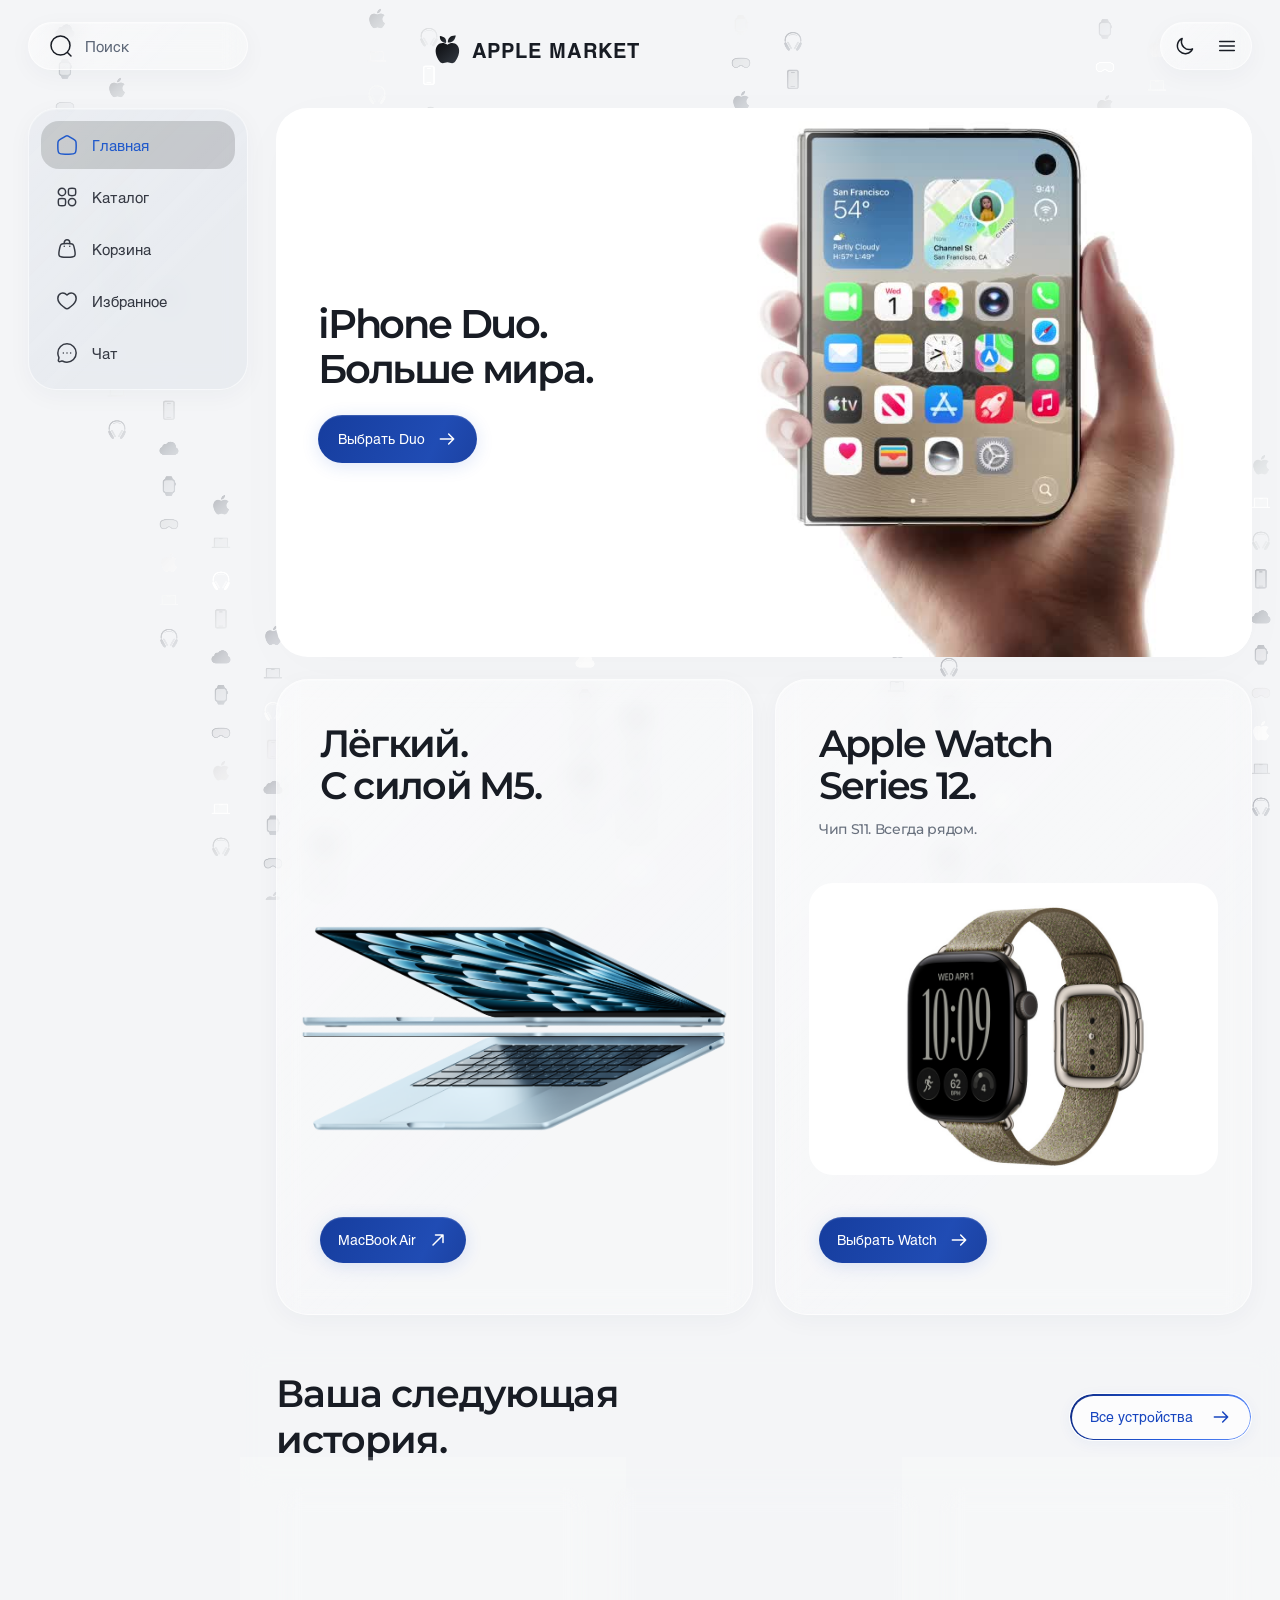
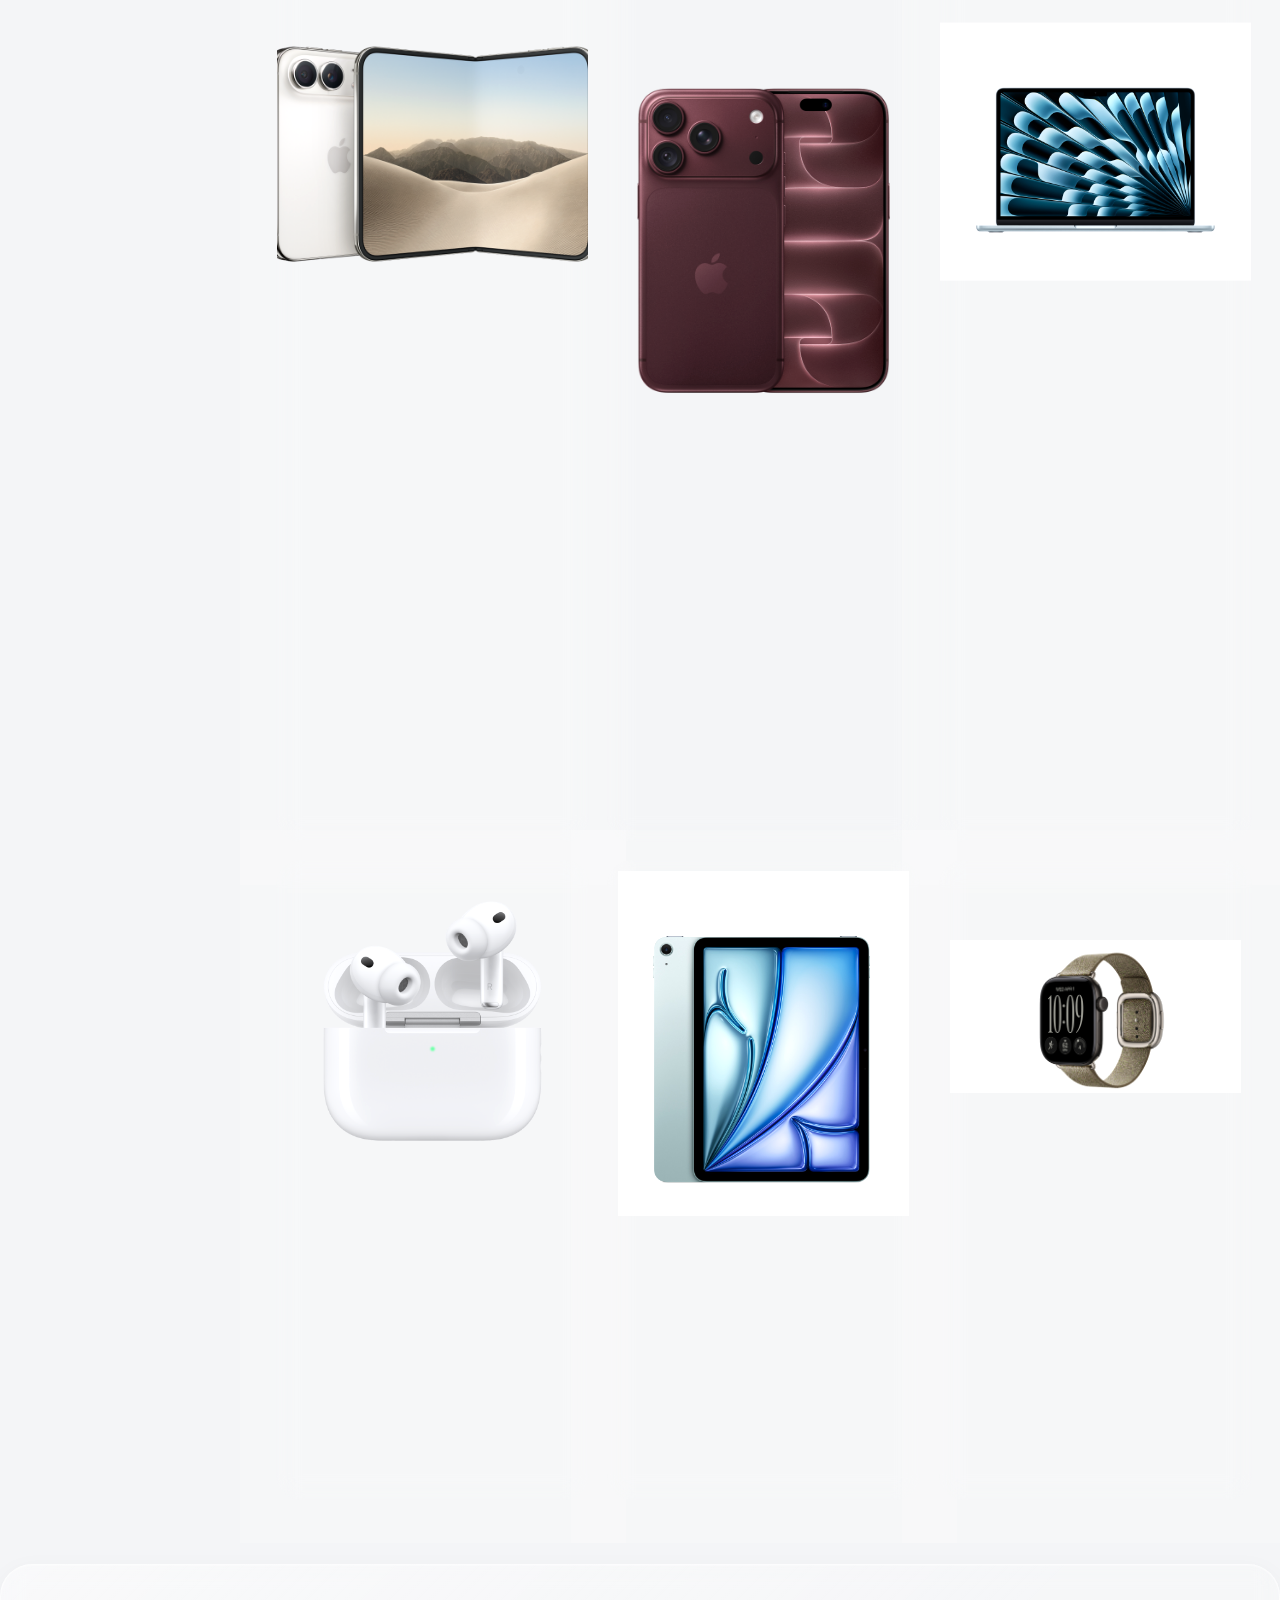
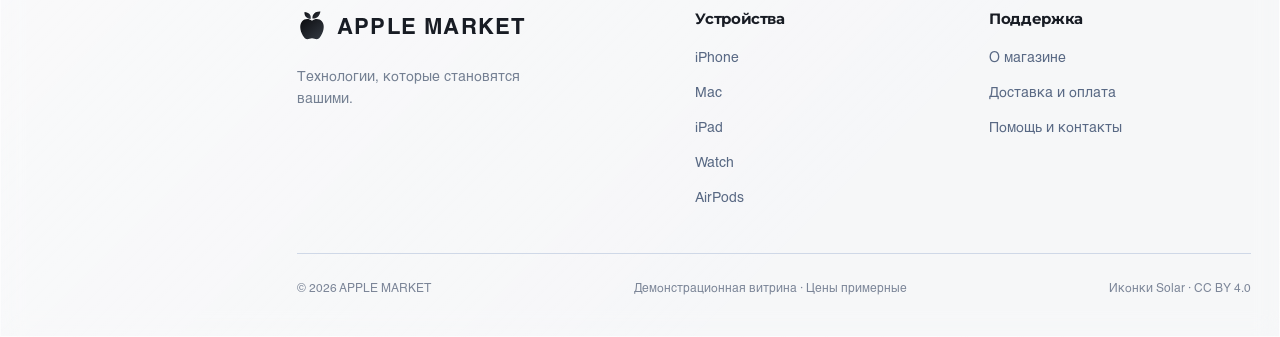
<file: index.html>
<!doctype html><html lang="ru"><head><meta charset="utf-8"><meta name="viewport" content="width=device-width,initial-scale=1"><meta name="description" content="APPLE MARKET — устройства Apple. Каталог iPhone, MacBook, iPad, AirPods и Apple Watch Series 12."><meta name="theme-color" content="#f7f8fc"><title>APPLE MARKET — техника Apple</title><link rel="icon" type="image/svg+xml" href="favicon.svg?v=apple-market-22"><script src="theme.js?v=apple-market-22"></script><link rel="preconnect" href="https://fonts.googleapis.com"><link rel="preconnect" href="https://fonts.gstatic.com" crossorigin><link href="https://fonts.googleapis.com/css2?family=Montserrat:wght@400;500;600;700&amp;display=swap" rel="stylesheet"><link rel="stylesheet" href="style.css?v=apple-market-22"><script defer src="solar.js?v=apple-market-22"></script><script defer src="products.js?v=apple-market-22"></script><script defer src="app.js?v=apple-market-22"></script></head><body data-page="home"><noscript>Для просмотра интерактивного каталога включите JavaScript.</noscript></body></html>
</file>
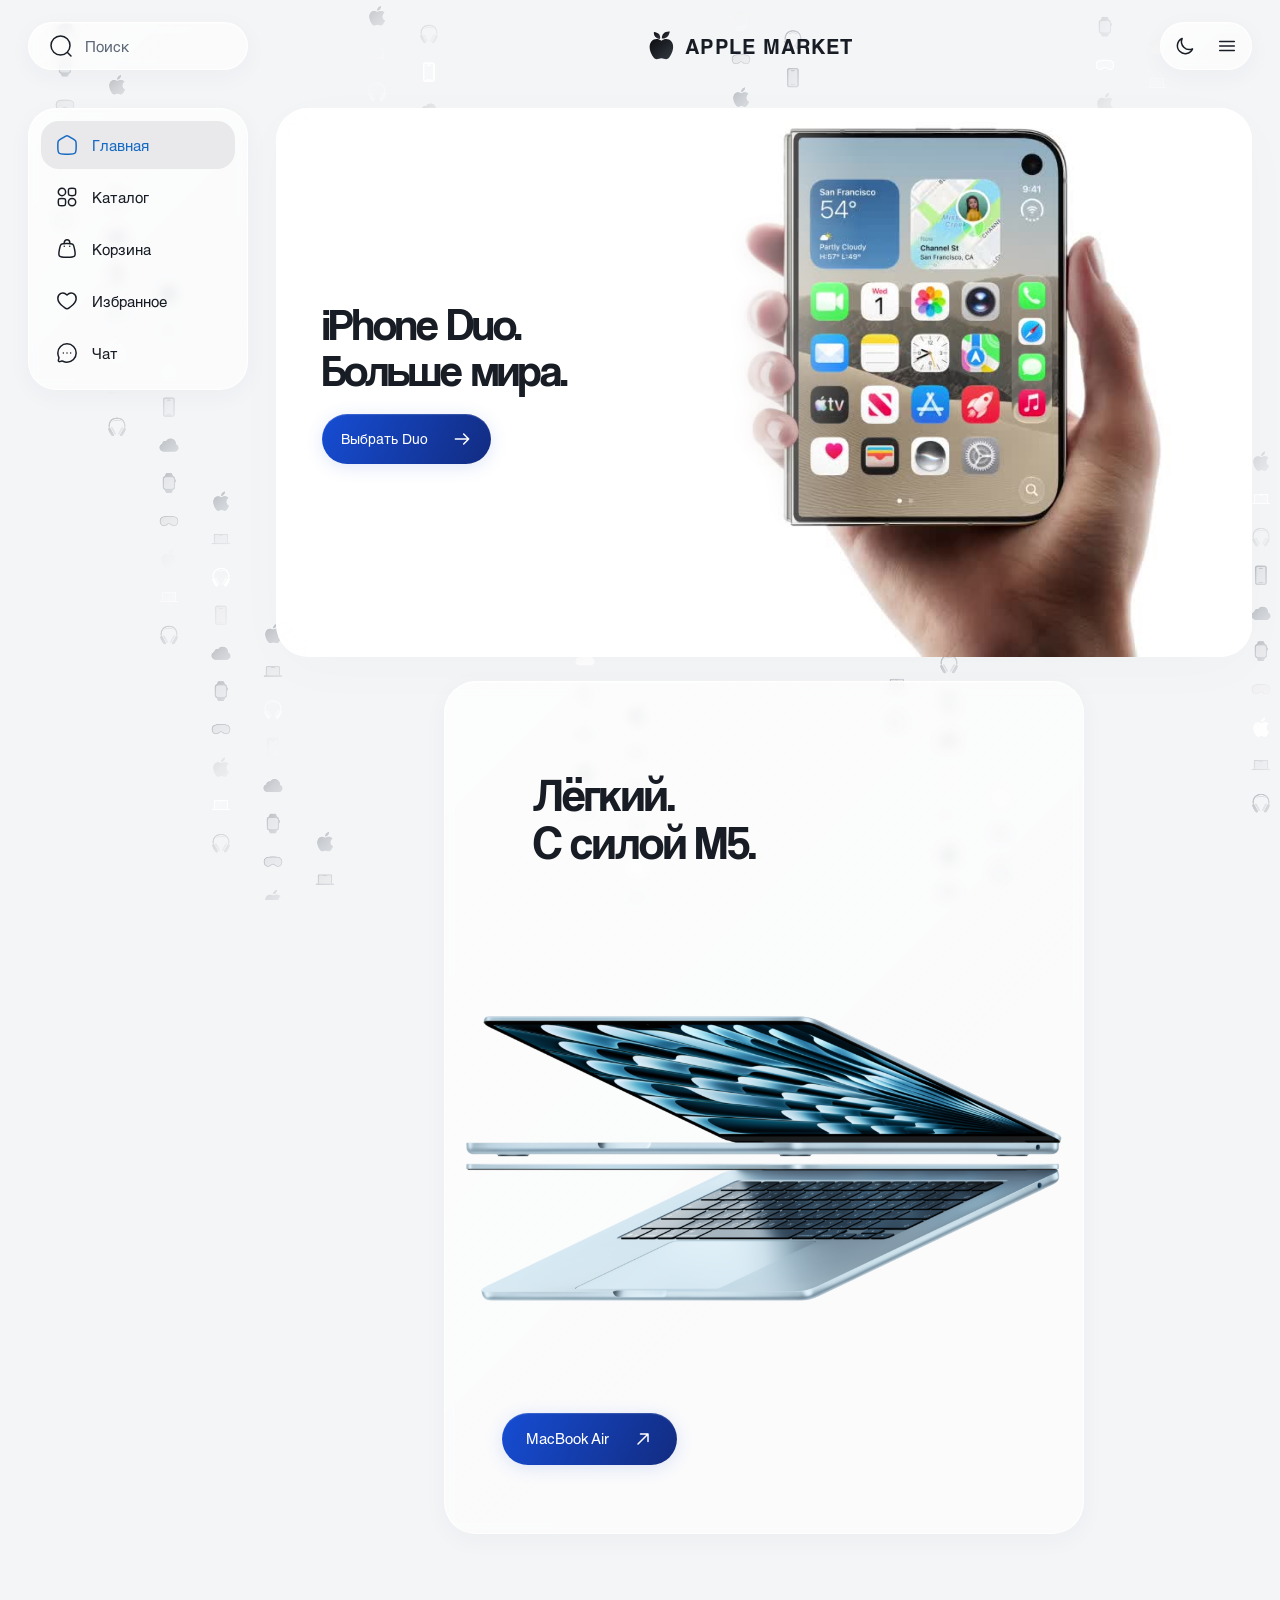
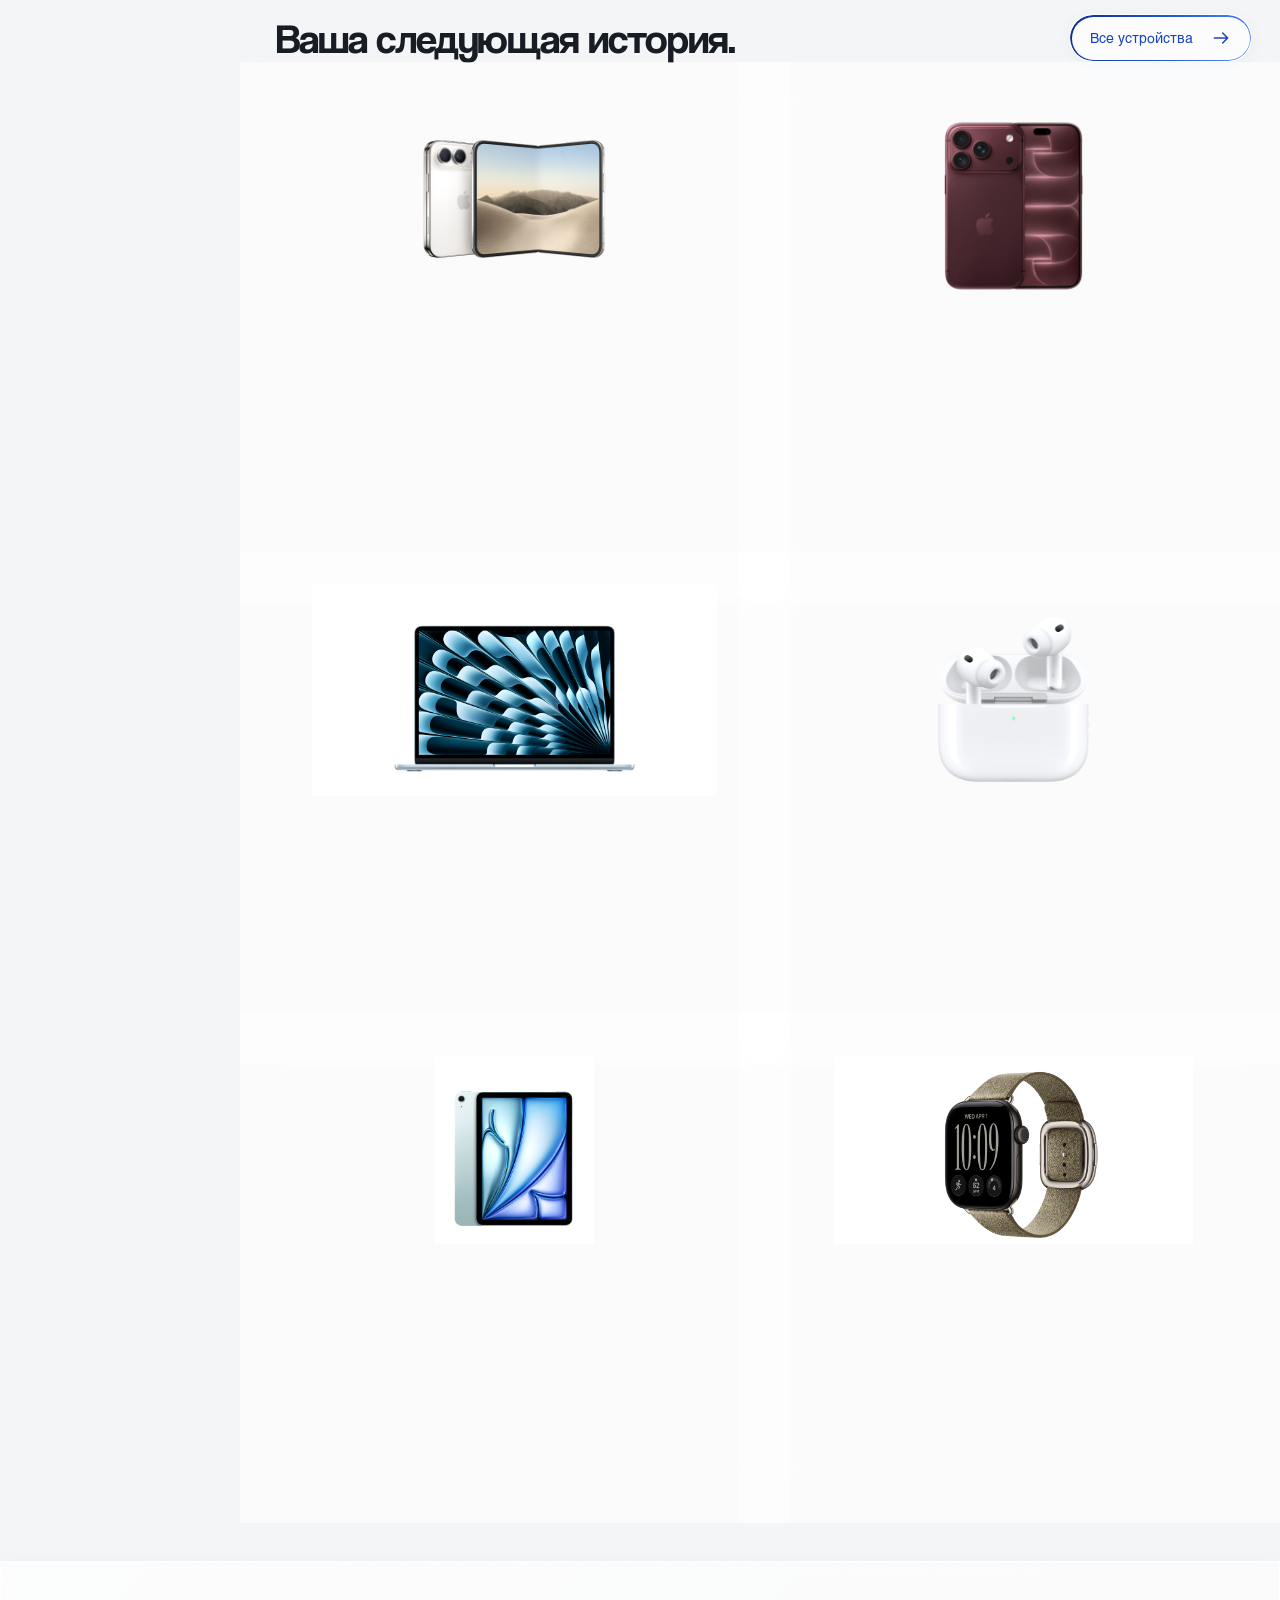
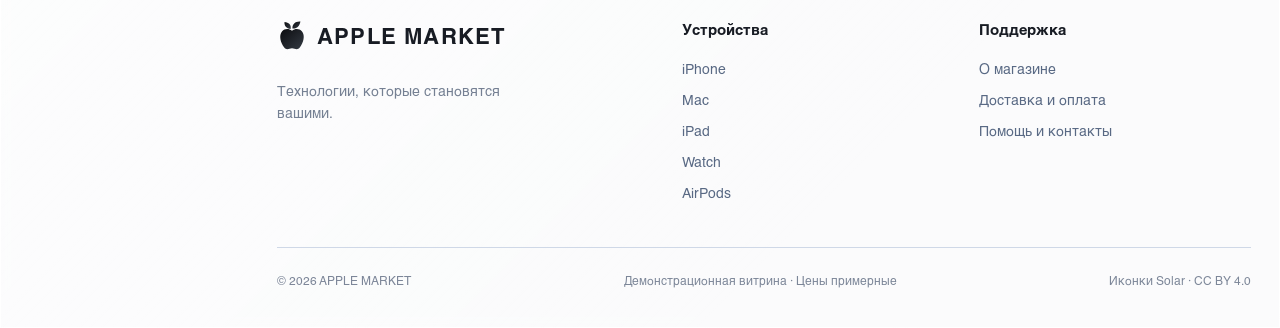
<file: apple-market-v14 3/index.html>
<!doctype html><html lang="ru"><head><meta charset="utf-8"><meta name="viewport" content="width=device-width,initial-scale=1"><meta name="description" content="APPLE MARKET — устройства Apple. Каталог iPhone, MacBook, iPad, AirPods и Apple Watch Series 12."><meta name="theme-color" content="#f7f8fc"><title>APPLE MARKET — техника Apple</title><link rel="icon" type="image/svg+xml" href="favicon.svg?v=apple-market-14"><script src="theme.js?v=apple-market-14"></script><link rel="stylesheet" href="style.css?v=apple-market-14"><script defer src="solar.js?v=apple-market-14"></script><script defer src="products.js?v=apple-market-14"></script><script defer src="app.js?v=apple-market-14"></script></head><body data-page="home"><noscript>Для просмотра интерактивного каталога включите JavaScript.</noscript></body></html>
</file>
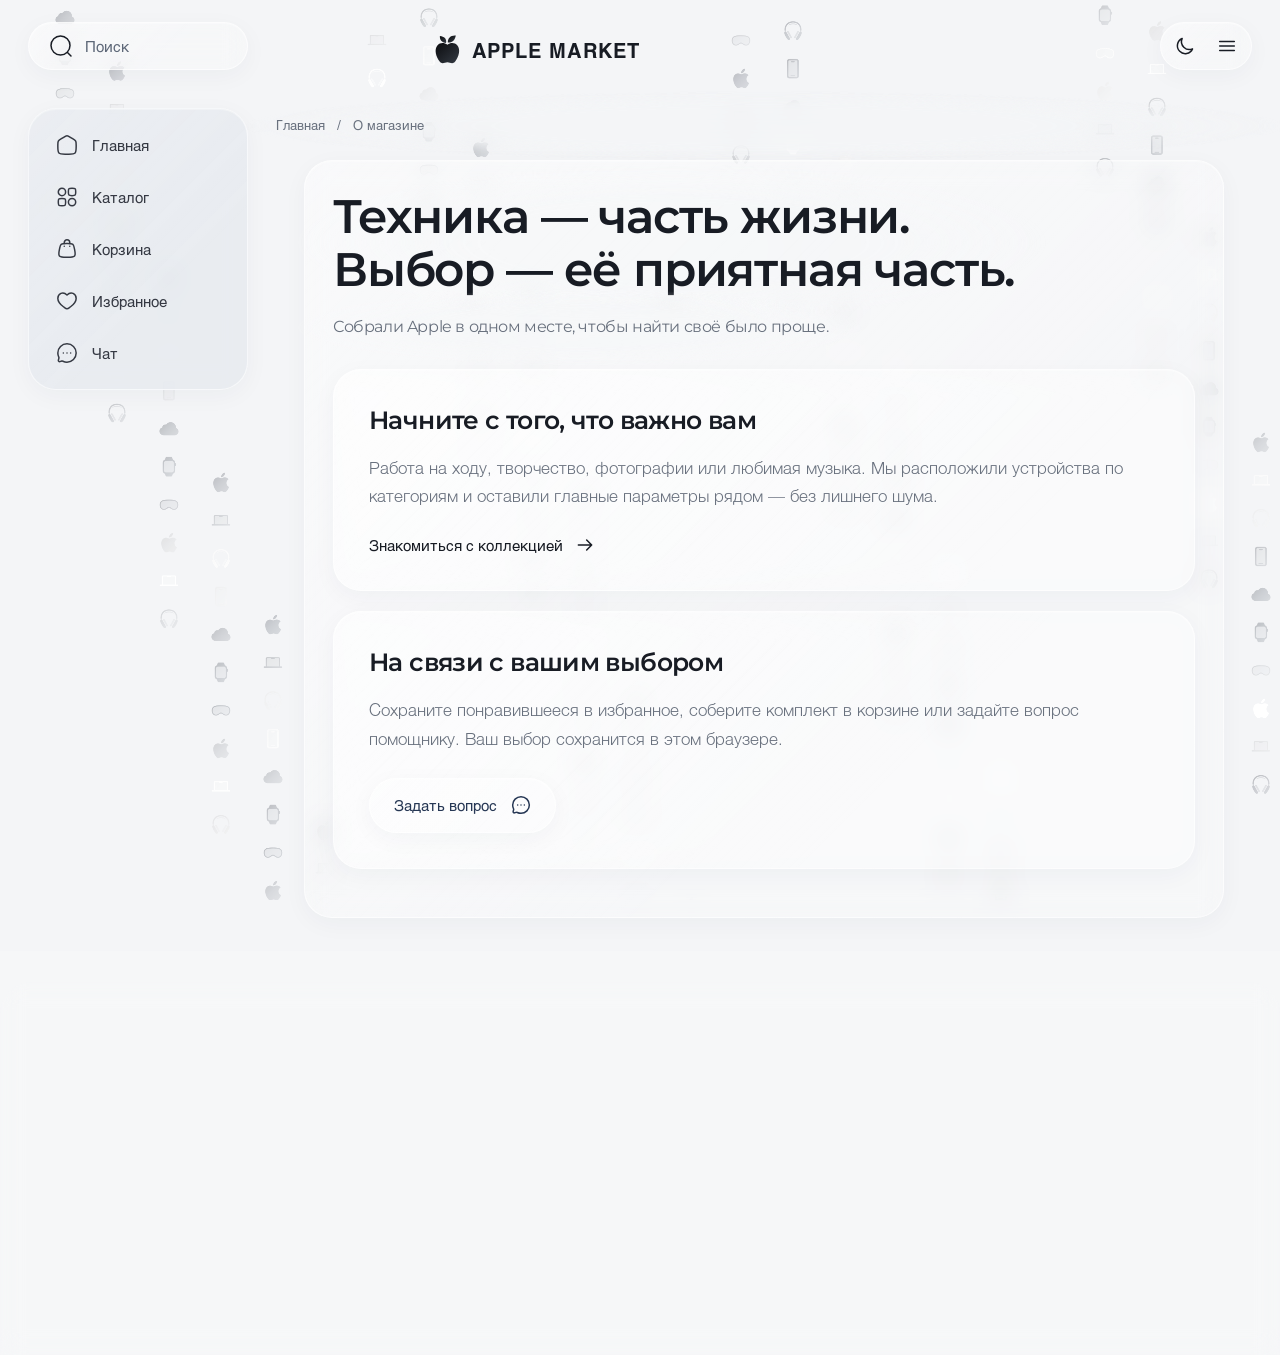
<file: about.html>
<!doctype html><html lang="ru"><head><meta charset="utf-8"><meta name="viewport" content="width=device-width,initial-scale=1"><meta name="description" content="APPLE MARKET — устройства Apple. Каталог iPhone, MacBook, iPad, AirPods и Apple Watch Series 12."><meta name="theme-color" content="#f7f8fc"><title>О магазине — APPLE MARKET</title><link rel="icon" type="image/svg+xml" href="favicon.svg?v=apple-market-22"><script src="theme.js?v=apple-market-22"></script><link rel="preconnect" href="https://fonts.googleapis.com"><link rel="preconnect" href="https://fonts.gstatic.com" crossorigin><link href="https://fonts.googleapis.com/css2?family=Montserrat:wght@400;500;600;700&amp;display=swap" rel="stylesheet"><link rel="stylesheet" href="style.css?v=apple-market-22"><script defer src="solar.js?v=apple-market-22"></script><script defer src="products.js?v=apple-market-22"></script><script defer src="app.js?v=apple-market-22"></script></head><body data-page="about"><noscript>Для просмотра интерактивного каталога включите JavaScript.</noscript></body></html>
</file>
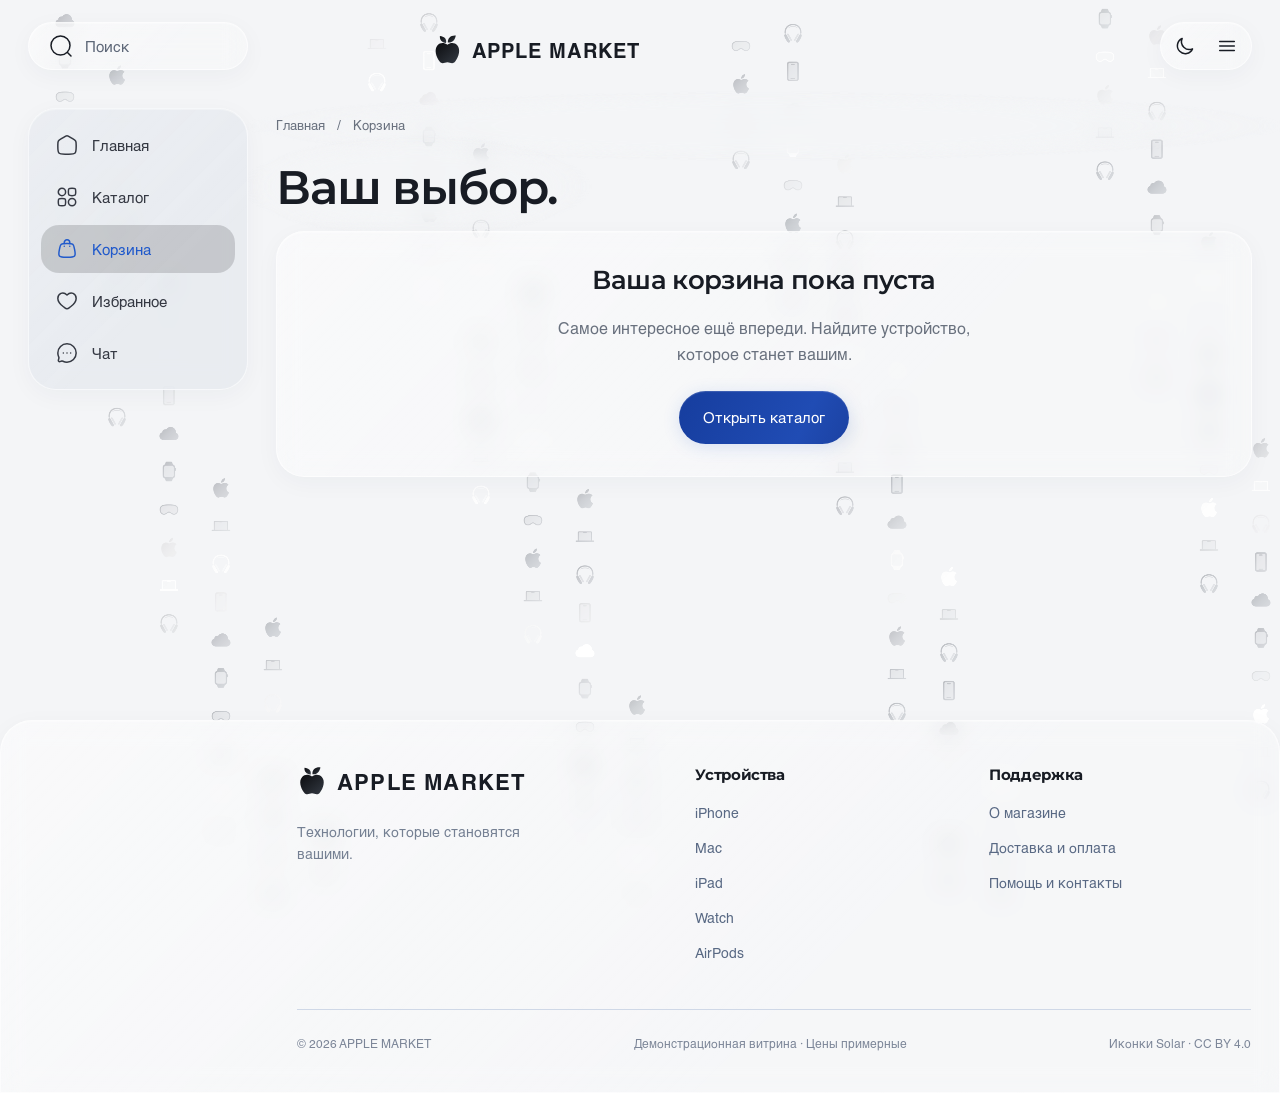
<file: cart.html>
<!doctype html><html lang="ru"><head><meta charset="utf-8"><meta name="viewport" content="width=device-width,initial-scale=1"><meta name="description" content="APPLE MARKET — устройства Apple. Каталог iPhone, MacBook, iPad, AirPods и Apple Watch Series 12."><meta name="theme-color" content="#f7f8fc"><title>Корзина — APPLE MARKET</title><link rel="icon" type="image/svg+xml" href="favicon.svg?v=apple-market-22"><script src="theme.js?v=apple-market-22"></script><link rel="preconnect" href="https://fonts.googleapis.com"><link rel="preconnect" href="https://fonts.gstatic.com" crossorigin><link href="https://fonts.googleapis.com/css2?family=Montserrat:wght@400;500;600;700&amp;display=swap" rel="stylesheet"><link rel="stylesheet" href="style.css?v=apple-market-22"><script defer src="solar.js?v=apple-market-22"></script><script defer src="products.js?v=apple-market-22"></script><script defer src="app.js?v=apple-market-22"></script></head><body data-page="cart"><noscript>Для просмотра интерактивного каталога включите JavaScript.</noscript></body></html>
</file>
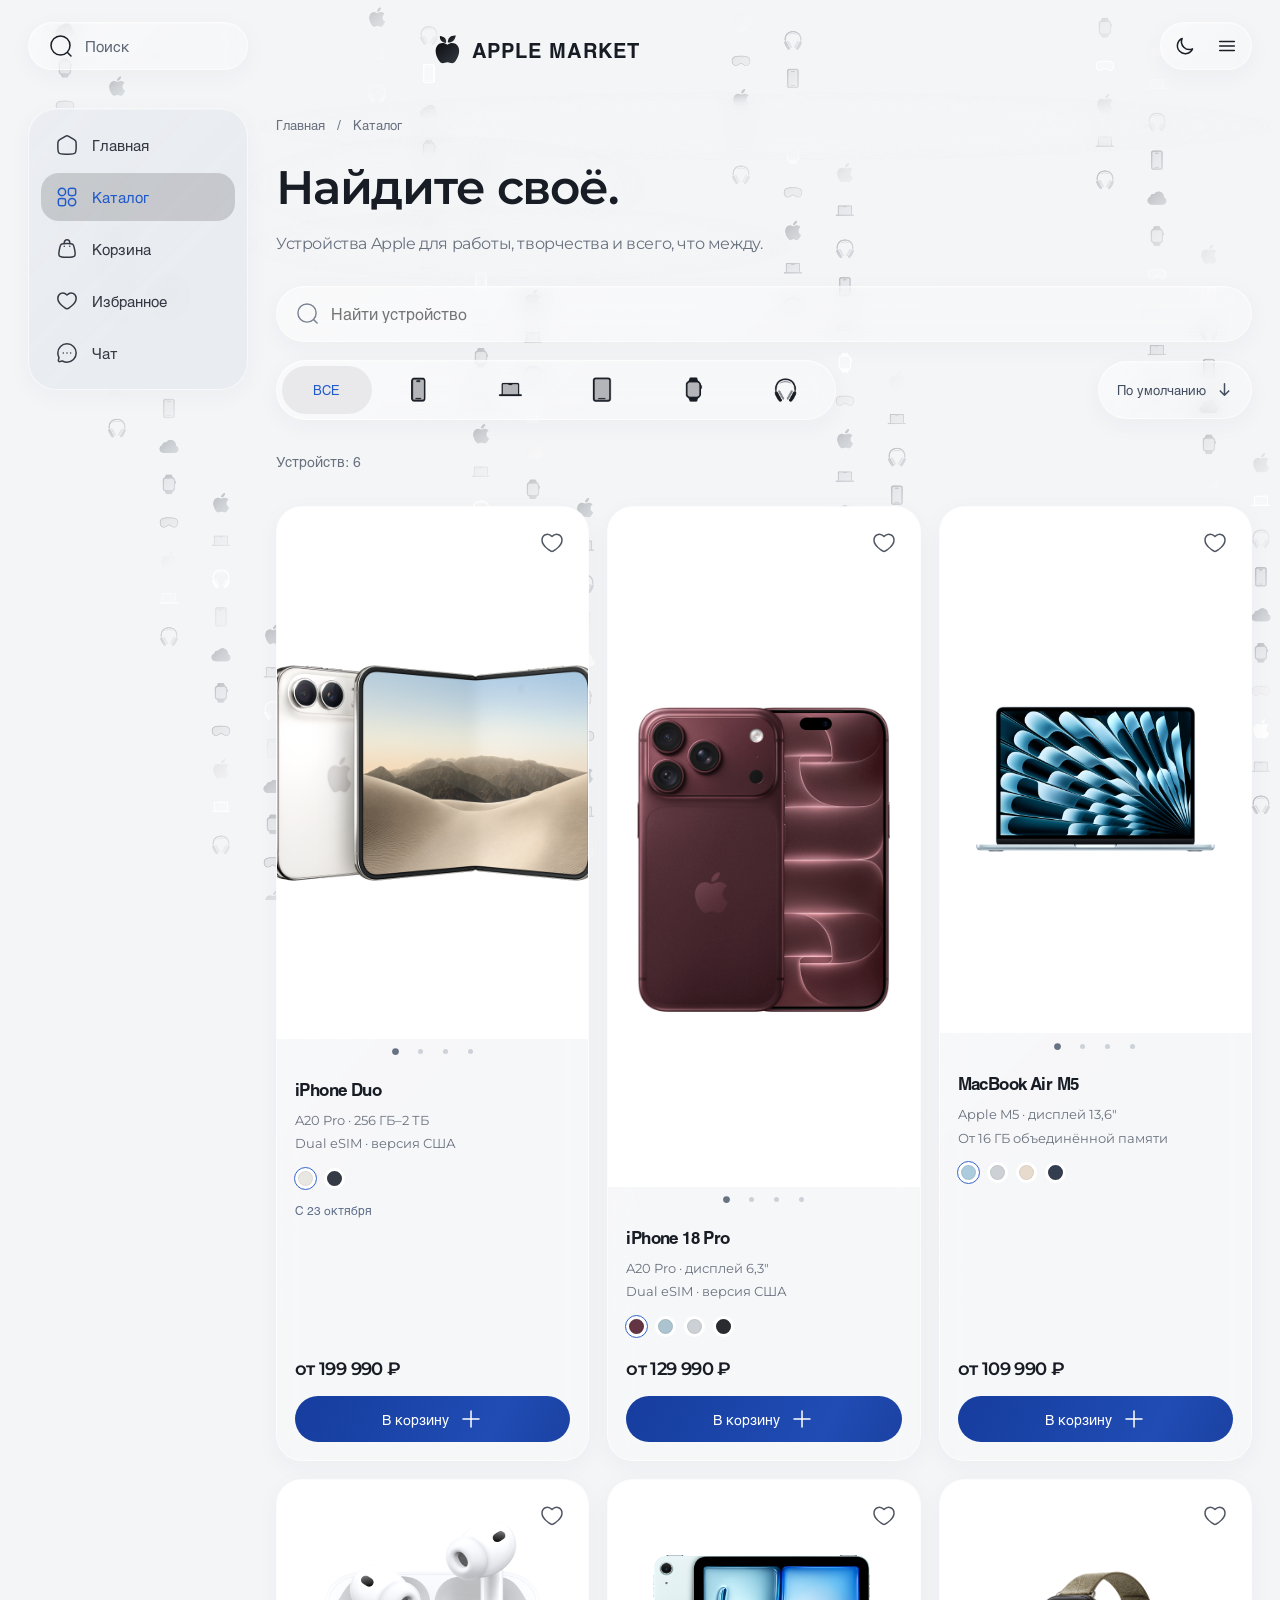
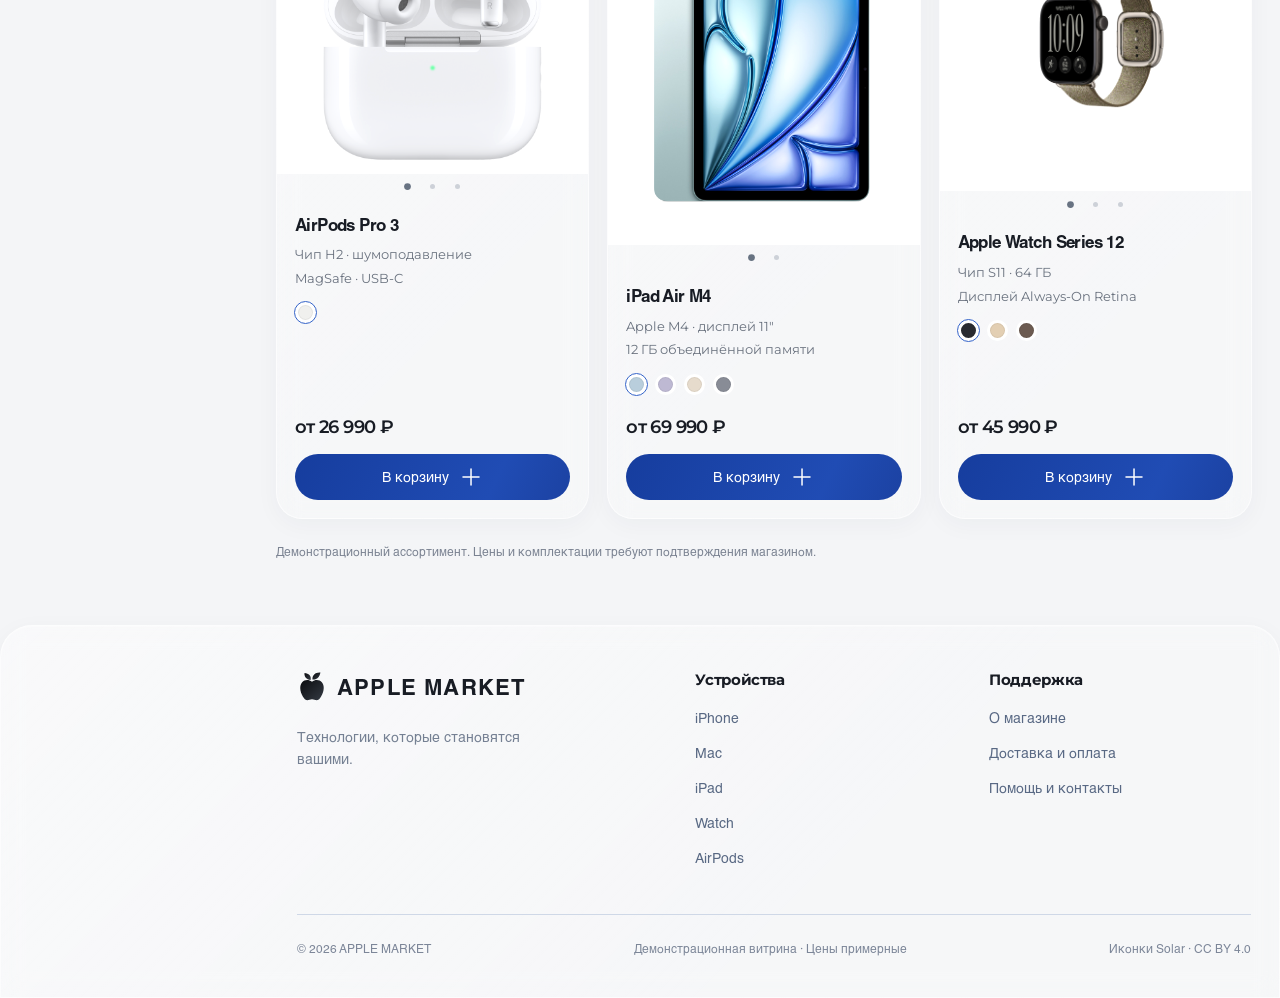
<file: catalog.html>
<!doctype html><html lang="ru"><head><meta charset="utf-8"><meta name="viewport" content="width=device-width,initial-scale=1"><meta name="description" content="APPLE MARKET — устройства Apple. Каталог iPhone, MacBook, iPad, AirPods и Apple Watch Series 12."><meta name="theme-color" content="#f7f8fc"><title>Каталог Apple — APPLE MARKET</title><link rel="icon" type="image/svg+xml" href="favicon.svg?v=apple-market-22"><script src="theme.js?v=apple-market-22"></script><link rel="preconnect" href="https://fonts.googleapis.com"><link rel="preconnect" href="https://fonts.gstatic.com" crossorigin><link href="https://fonts.googleapis.com/css2?family=Montserrat:wght@400;500;600;700&amp;display=swap" rel="stylesheet"><link rel="stylesheet" href="style.css?v=apple-market-22"><script defer src="solar.js?v=apple-market-22"></script><script defer src="products.js?v=apple-market-22"></script><script defer src="app.js?v=apple-market-22"></script></head><body data-page="catalog"><noscript>Для просмотра интерактивного каталога включите JavaScript.</noscript></body></html>
</file>
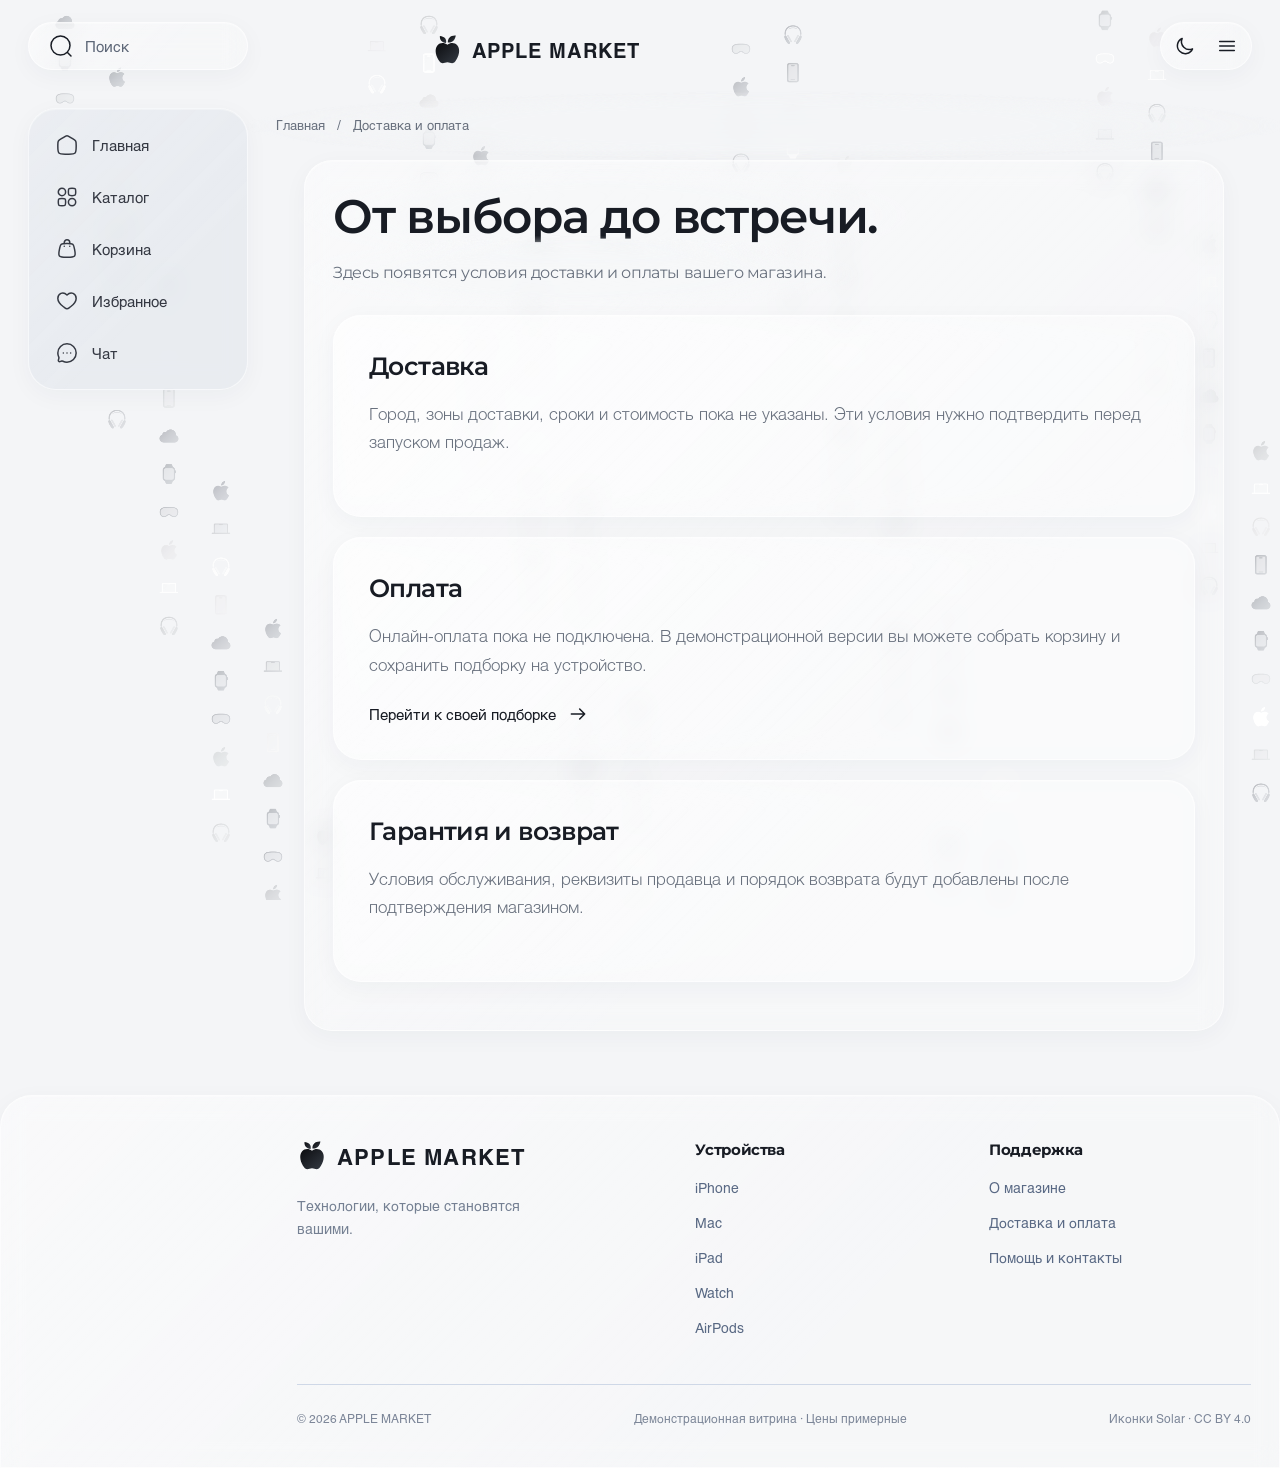
<file: delivery.html>
<!doctype html><html lang="ru"><head><meta charset="utf-8"><meta name="viewport" content="width=device-width,initial-scale=1"><meta name="description" content="APPLE MARKET — устройства Apple. Каталог iPhone, MacBook, iPad, AirPods и Apple Watch Series 12."><meta name="theme-color" content="#f7f8fc"><title>Доставка и оплата — APPLE MARKET</title><link rel="icon" type="image/svg+xml" href="favicon.svg?v=apple-market-22"><script src="theme.js?v=apple-market-22"></script><link rel="preconnect" href="https://fonts.googleapis.com"><link rel="preconnect" href="https://fonts.gstatic.com" crossorigin><link href="https://fonts.googleapis.com/css2?family=Montserrat:wght@400;500;600;700&amp;display=swap" rel="stylesheet"><link rel="stylesheet" href="style.css?v=apple-market-22"><script defer src="solar.js?v=apple-market-22"></script><script defer src="products.js?v=apple-market-22"></script><script defer src="app.js?v=apple-market-22"></script></head><body data-page="delivery"><noscript>Для просмотра интерактивного каталога включите JavaScript.</noscript></body></html>
</file>
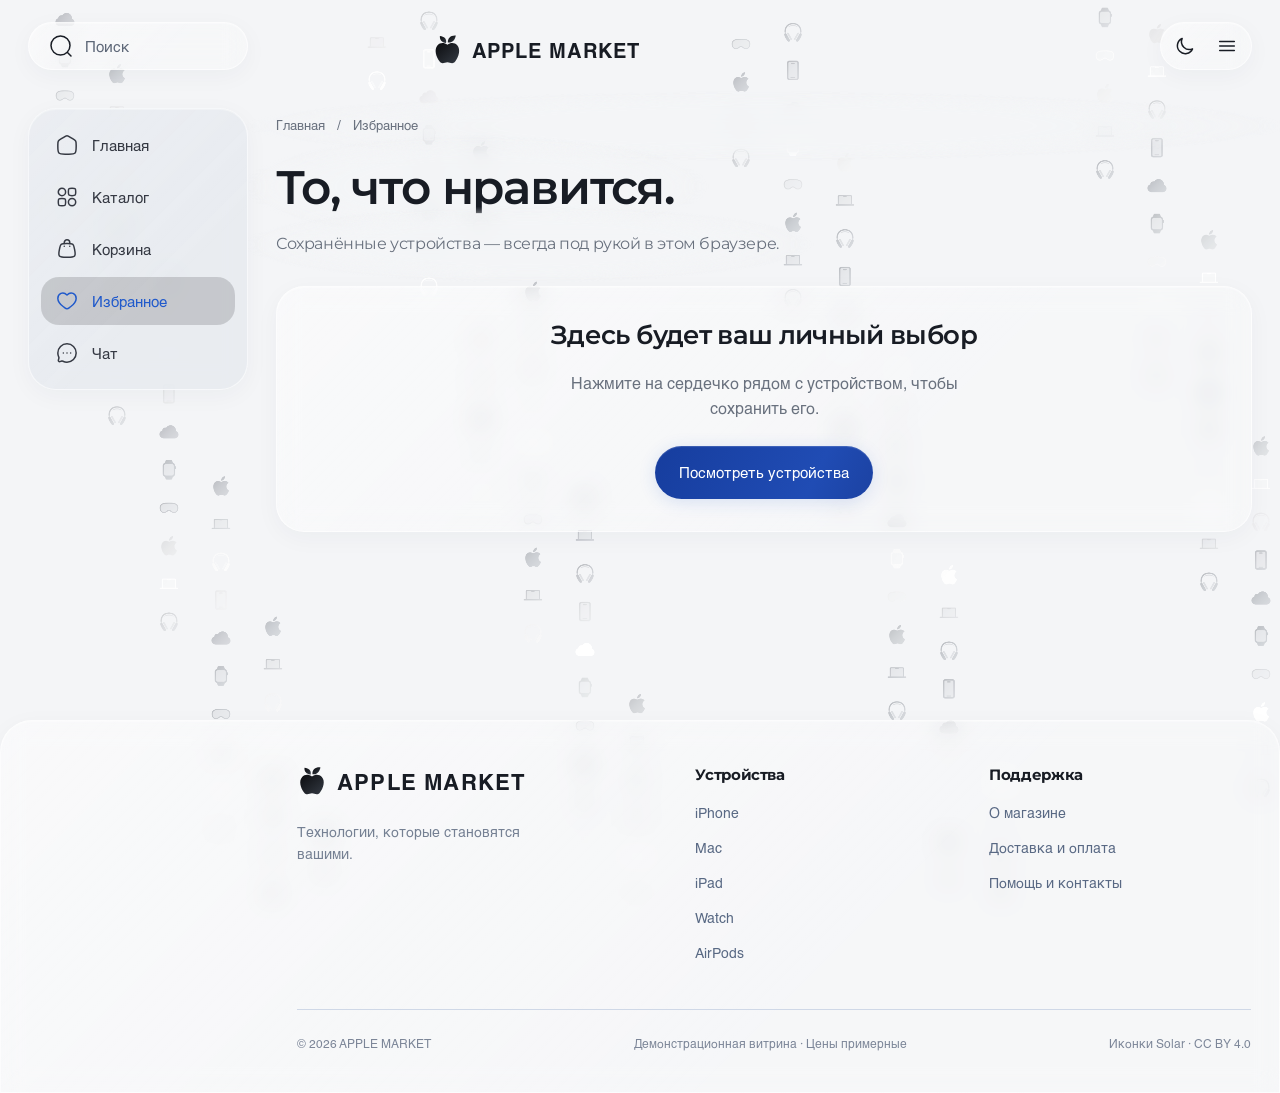
<file: favorites.html>
<!doctype html><html lang="ru"><head><meta charset="utf-8"><meta name="viewport" content="width=device-width,initial-scale=1"><meta name="description" content="APPLE MARKET — устройства Apple. Каталог iPhone, MacBook, iPad, AirPods и Apple Watch Series 12."><meta name="theme-color" content="#f7f8fc"><title>Избранное — APPLE MARKET</title><link rel="icon" type="image/svg+xml" href="favicon.svg?v=apple-market-22"><script src="theme.js?v=apple-market-22"></script><link rel="preconnect" href="https://fonts.googleapis.com"><link rel="preconnect" href="https://fonts.gstatic.com" crossorigin><link href="https://fonts.googleapis.com/css2?family=Montserrat:wght@400;500;600;700&amp;display=swap" rel="stylesheet"><link rel="stylesheet" href="style.css?v=apple-market-22"><script defer src="solar.js?v=apple-market-22"></script><script defer src="products.js?v=apple-market-22"></script><script defer src="app.js?v=apple-market-22"></script></head><body data-page="favorites"><noscript>Для просмотра интерактивного каталога включите JavaScript.</noscript></body></html>
</file>
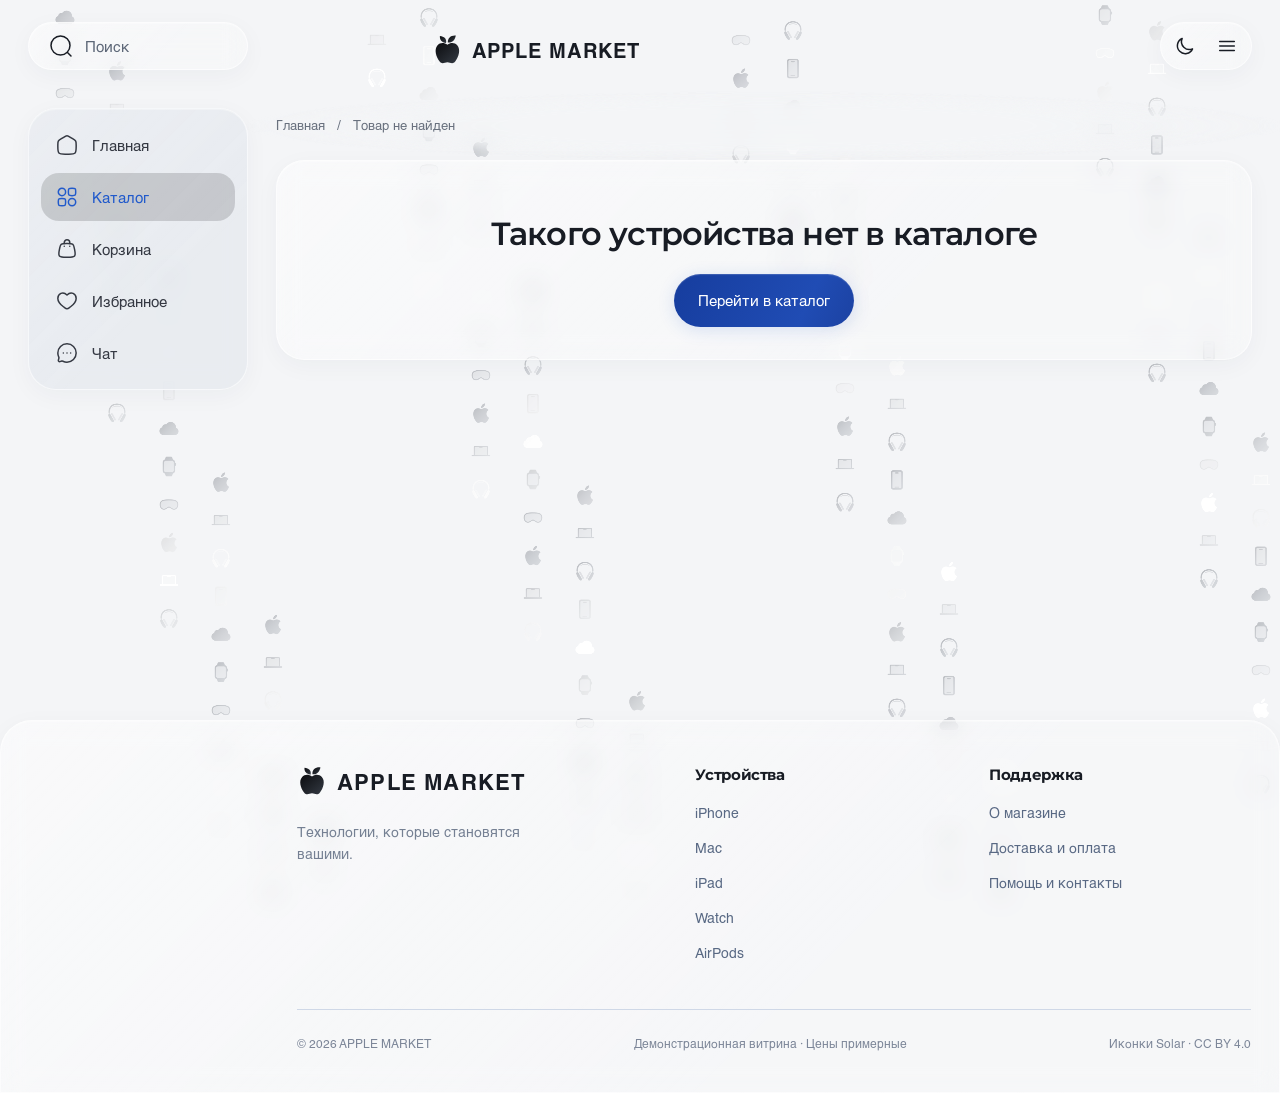
<file: product.html>
<!doctype html><html lang="ru"><head><meta charset="utf-8"><meta name="viewport" content="width=device-width,initial-scale=1"><meta name="description" content="APPLE MARKET — устройства Apple. Каталог iPhone, MacBook, iPad, AirPods и Apple Watch Series 12."><meta name="theme-color" content="#f7f8fc"><title>Устройство Apple — APPLE MARKET</title><link rel="icon" type="image/svg+xml" href="favicon.svg?v=apple-market-22"><script src="theme.js?v=apple-market-22"></script><link rel="preconnect" href="https://fonts.googleapis.com"><link rel="preconnect" href="https://fonts.gstatic.com" crossorigin><link href="https://fonts.googleapis.com/css2?family=Montserrat:wght@400;500;600;700&amp;display=swap" rel="stylesheet"><link rel="stylesheet" href="style.css?v=apple-market-22"><script defer src="solar.js?v=apple-market-22"></script><script defer src="products.js?v=apple-market-22"></script><script defer src="app.js?v=apple-market-22"></script></head><body data-page="product"><noscript>Для просмотра интерактивного каталога включите JavaScript.</noscript></body></html>
</file>
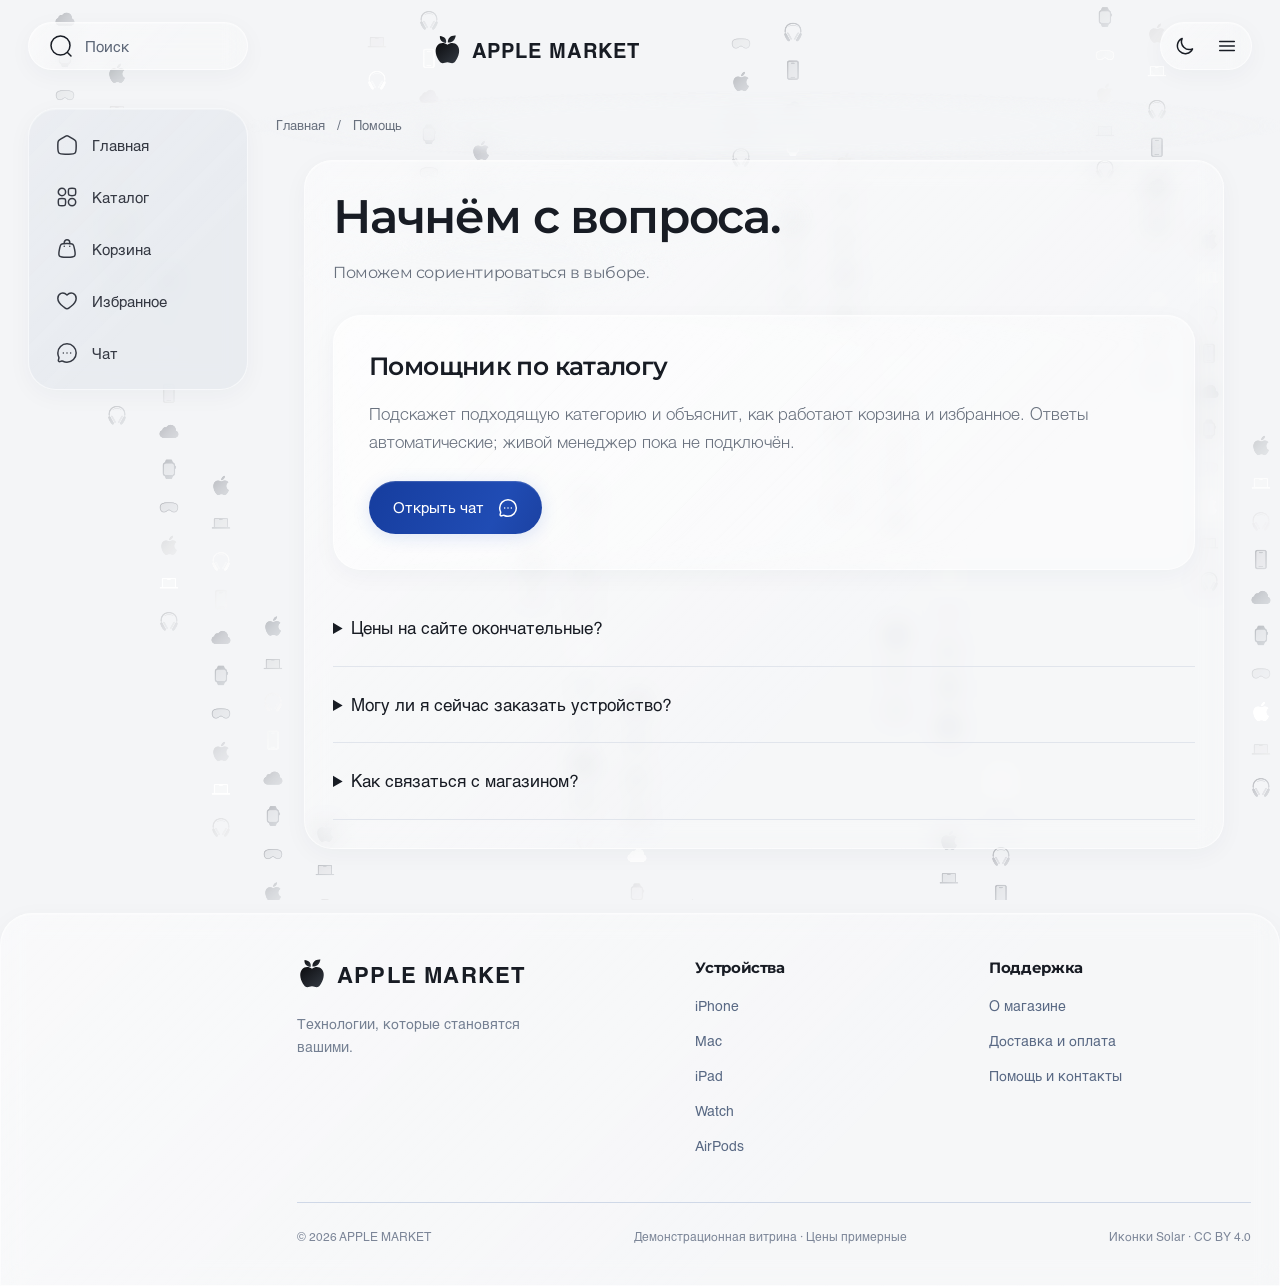
<file: support.html>
<!doctype html><html lang="ru"><head><meta charset="utf-8"><meta name="viewport" content="width=device-width,initial-scale=1"><meta name="description" content="APPLE MARKET — устройства Apple. Каталог iPhone, MacBook, iPad, AirPods и Apple Watch Series 12."><meta name="theme-color" content="#f7f8fc"><title>Помощь — APPLE MARKET</title><link rel="icon" type="image/svg+xml" href="favicon.svg?v=apple-market-22"><script src="theme.js?v=apple-market-22"></script><link rel="preconnect" href="https://fonts.googleapis.com"><link rel="preconnect" href="https://fonts.gstatic.com" crossorigin><link href="https://fonts.googleapis.com/css2?family=Montserrat:wght@400;500;600;700&amp;display=swap" rel="stylesheet"><link rel="stylesheet" href="style.css?v=apple-market-22"><script defer src="solar.js?v=apple-market-22"></script><script defer src="products.js?v=apple-market-22"></script><script defer src="app.js?v=apple-market-22"></script></head><body data-page="support"><noscript>Для просмотра интерактивного каталога включите JavaScript.</noscript></body></html>
</file>
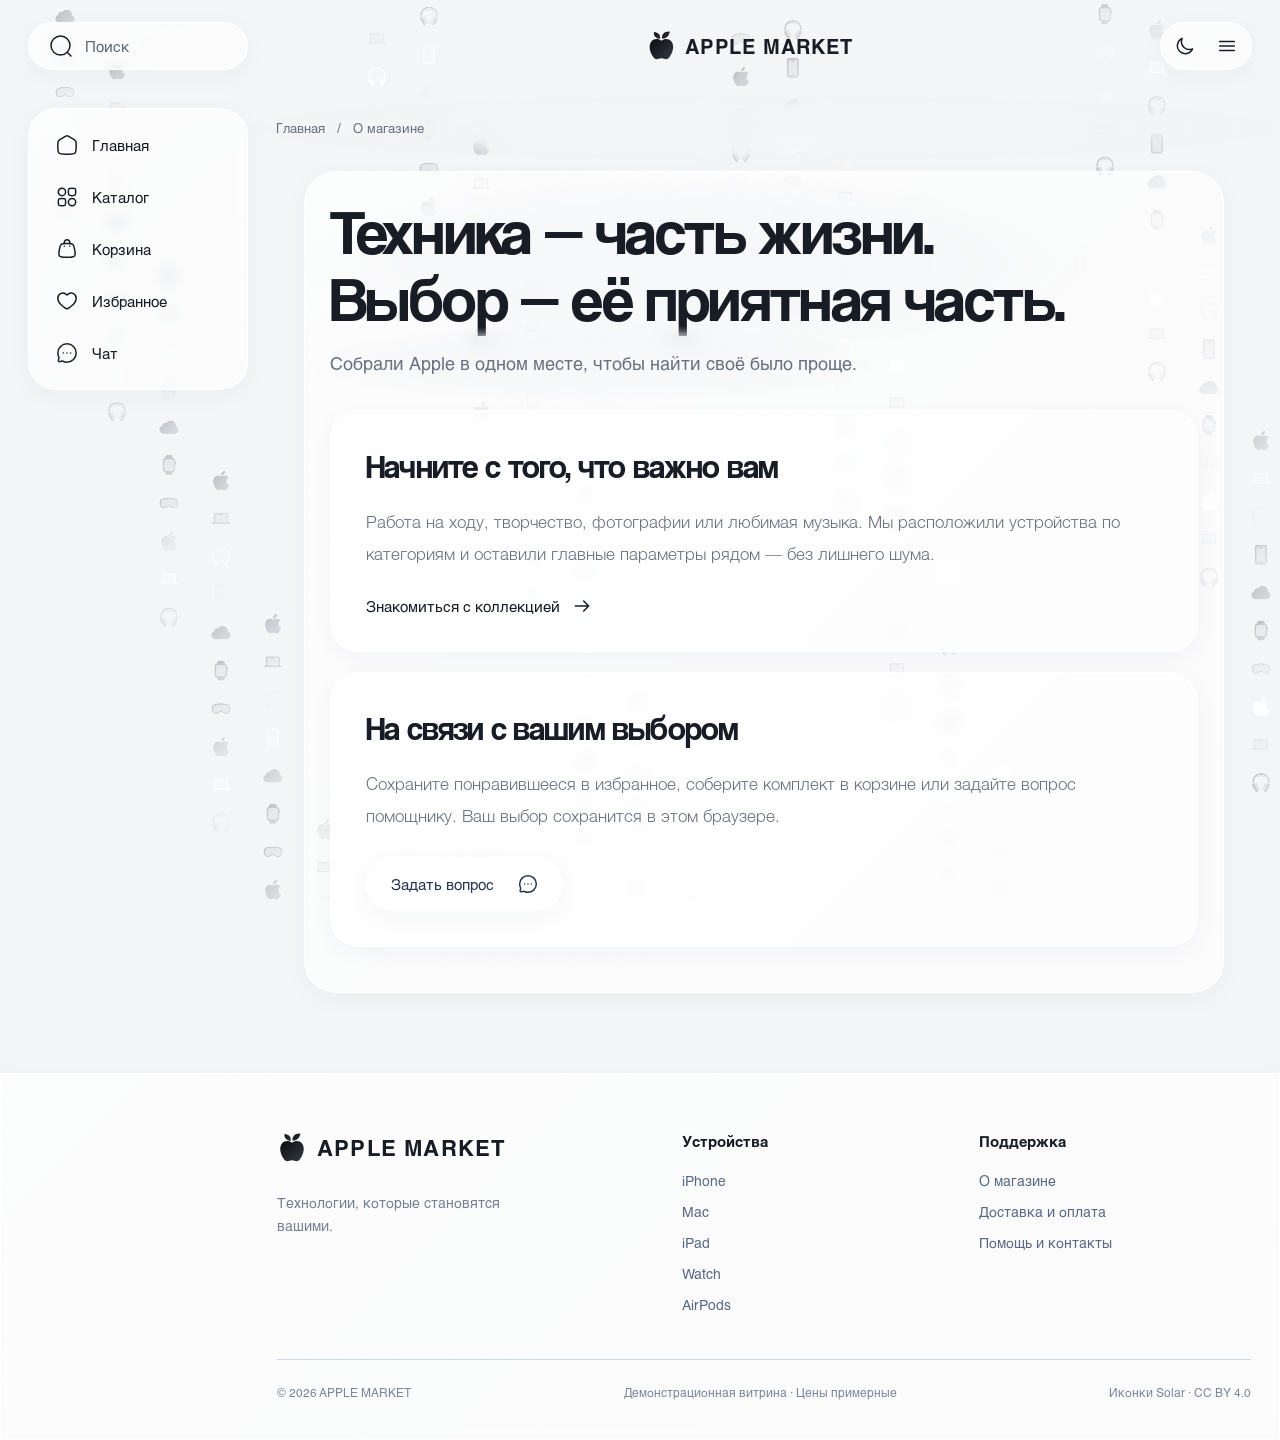
<file: apple-market-v14 3/about.html>
<!doctype html><html lang="ru"><head><meta charset="utf-8"><meta name="viewport" content="width=device-width,initial-scale=1"><meta name="description" content="APPLE MARKET — устройства Apple. Каталог iPhone, MacBook, iPad, AirPods и Apple Watch Series 12."><meta name="theme-color" content="#f7f8fc"><title>О магазине — APPLE MARKET</title><link rel="icon" type="image/svg+xml" href="favicon.svg?v=apple-market-14"><script src="theme.js?v=apple-market-14"></script><link rel="stylesheet" href="style.css?v=apple-market-14"><script defer src="solar.js?v=apple-market-14"></script><script defer src="products.js?v=apple-market-14"></script><script defer src="app.js?v=apple-market-14"></script></head><body data-page="about"><noscript>Для просмотра интерактивного каталога включите JavaScript.</noscript></body></html>
</file>
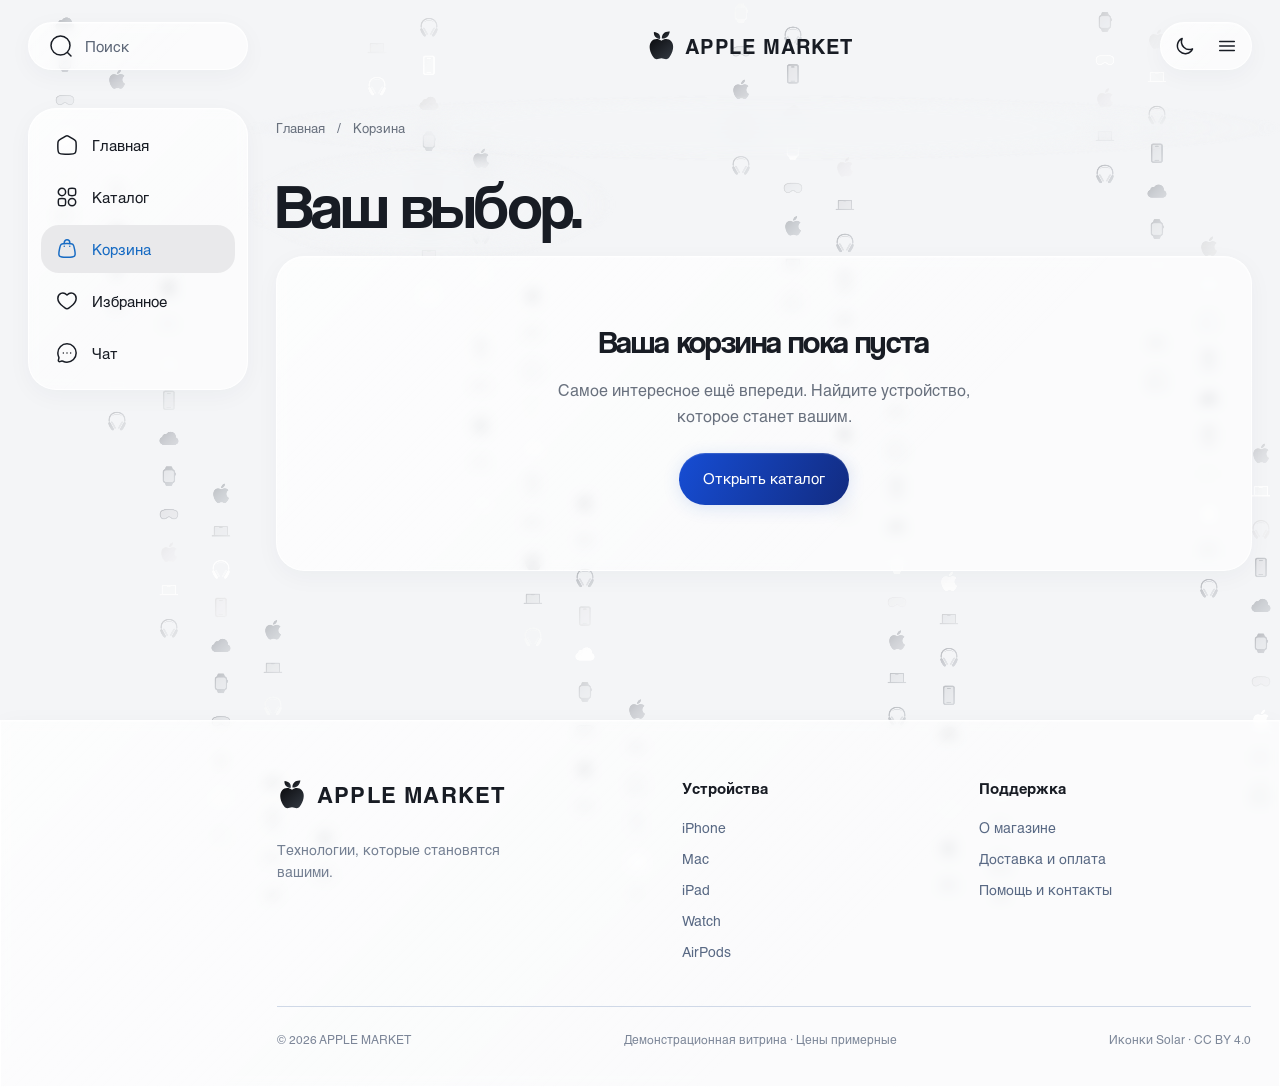
<file: apple-market-v14 3/cart.html>
<!doctype html><html lang="ru"><head><meta charset="utf-8"><meta name="viewport" content="width=device-width,initial-scale=1"><meta name="description" content="APPLE MARKET — устройства Apple. Каталог iPhone, MacBook, iPad, AirPods и Apple Watch Series 12."><meta name="theme-color" content="#f7f8fc"><title>Корзина — APPLE MARKET</title><link rel="icon" type="image/svg+xml" href="favicon.svg?v=apple-market-14"><script src="theme.js?v=apple-market-14"></script><link rel="stylesheet" href="style.css?v=apple-market-14"><script defer src="solar.js?v=apple-market-14"></script><script defer src="products.js?v=apple-market-14"></script><script defer src="app.js?v=apple-market-14"></script></head><body data-page="cart"><noscript>Для просмотра интерактивного каталога включите JavaScript.</noscript></body></html>
</file>
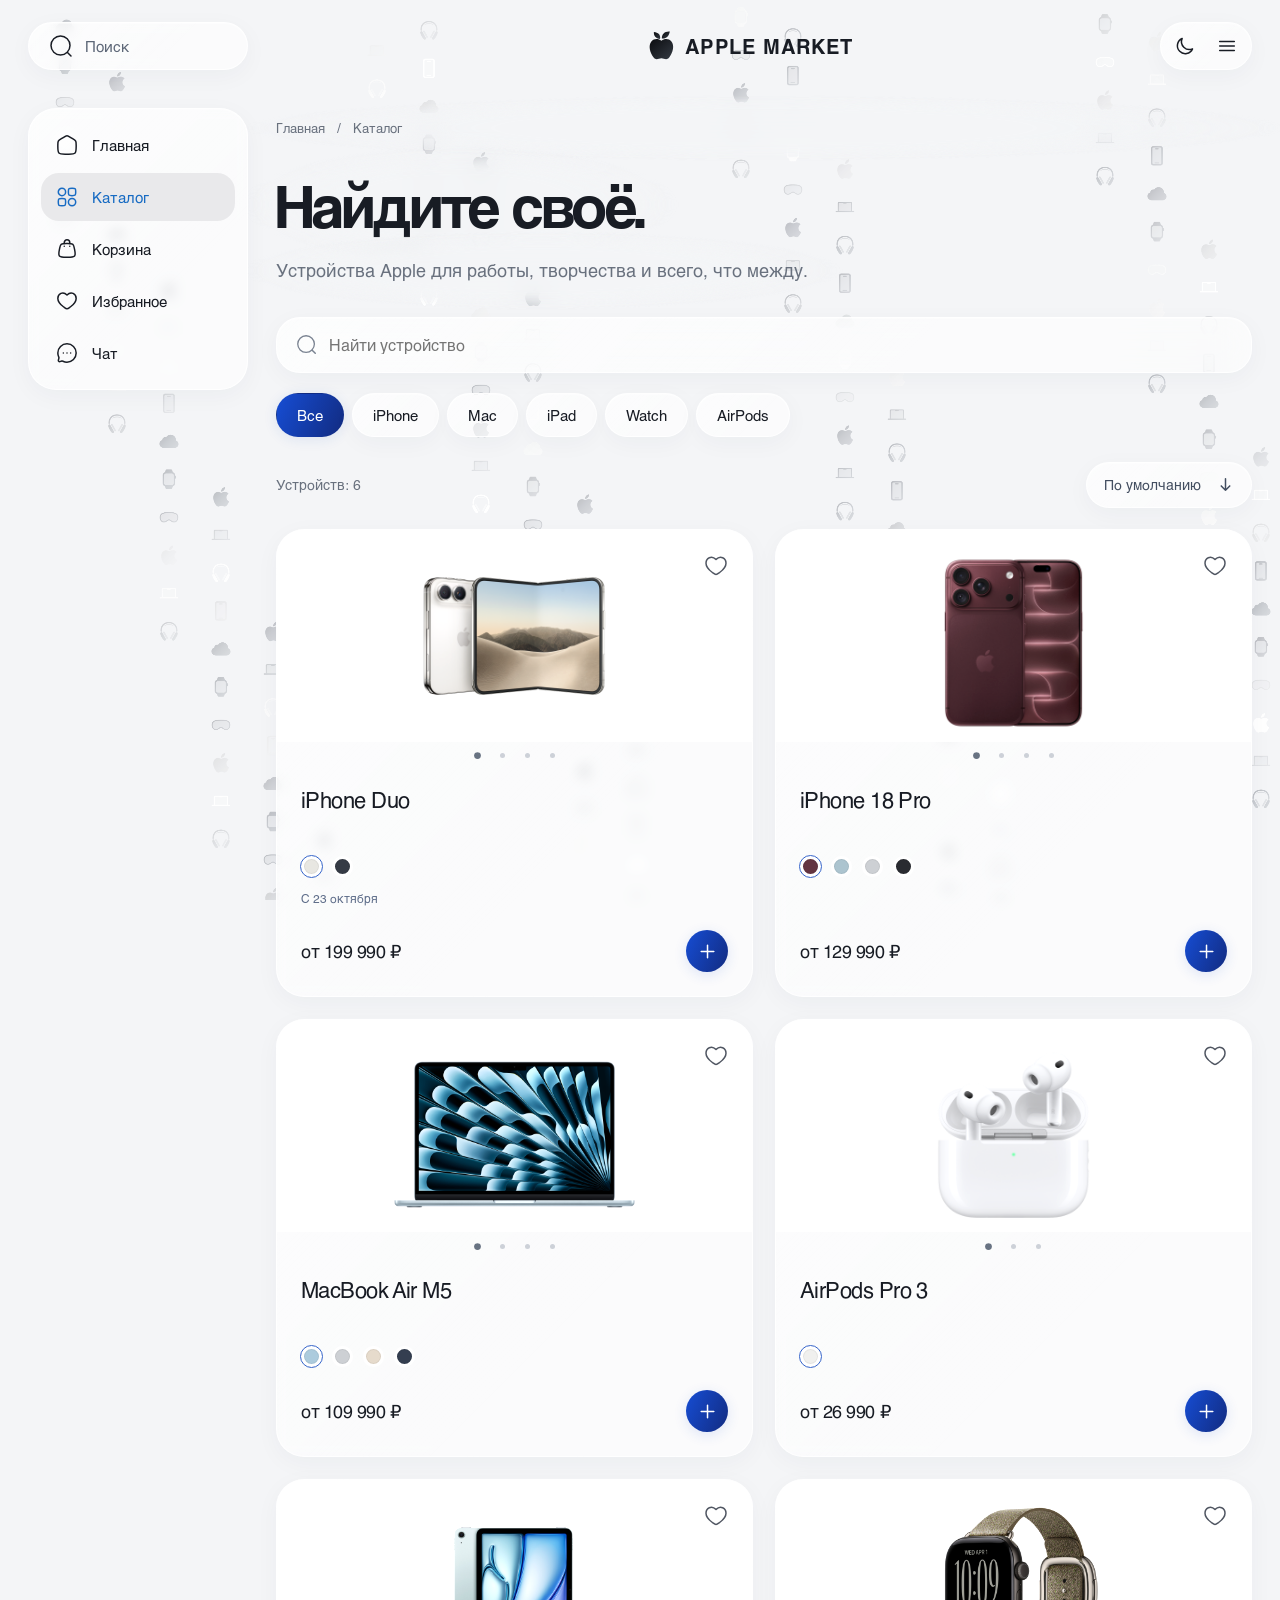
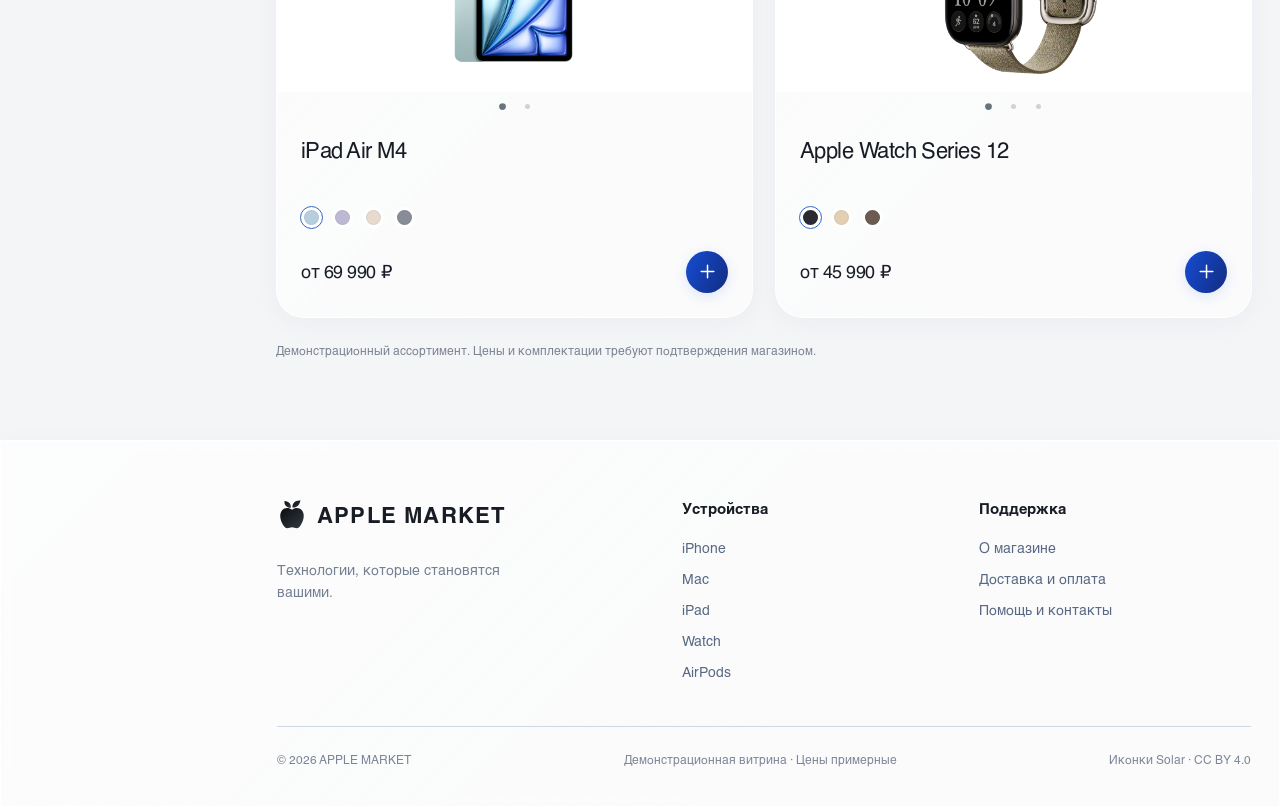
<file: apple-market-v14 3/catalog.html>
<!doctype html><html lang="ru"><head><meta charset="utf-8"><meta name="viewport" content="width=device-width,initial-scale=1"><meta name="description" content="APPLE MARKET — устройства Apple. Каталог iPhone, MacBook, iPad, AirPods и Apple Watch Series 12."><meta name="theme-color" content="#f7f8fc"><title>Каталог Apple — APPLE MARKET</title><link rel="icon" type="image/svg+xml" href="favicon.svg?v=apple-market-14"><script src="theme.js?v=apple-market-14"></script><link rel="stylesheet" href="style.css?v=apple-market-14"><script defer src="solar.js?v=apple-market-14"></script><script defer src="products.js?v=apple-market-14"></script><script defer src="app.js?v=apple-market-14"></script></head><body data-page="catalog"><noscript>Для просмотра интерактивного каталога включите JavaScript.</noscript></body></html>
</file>
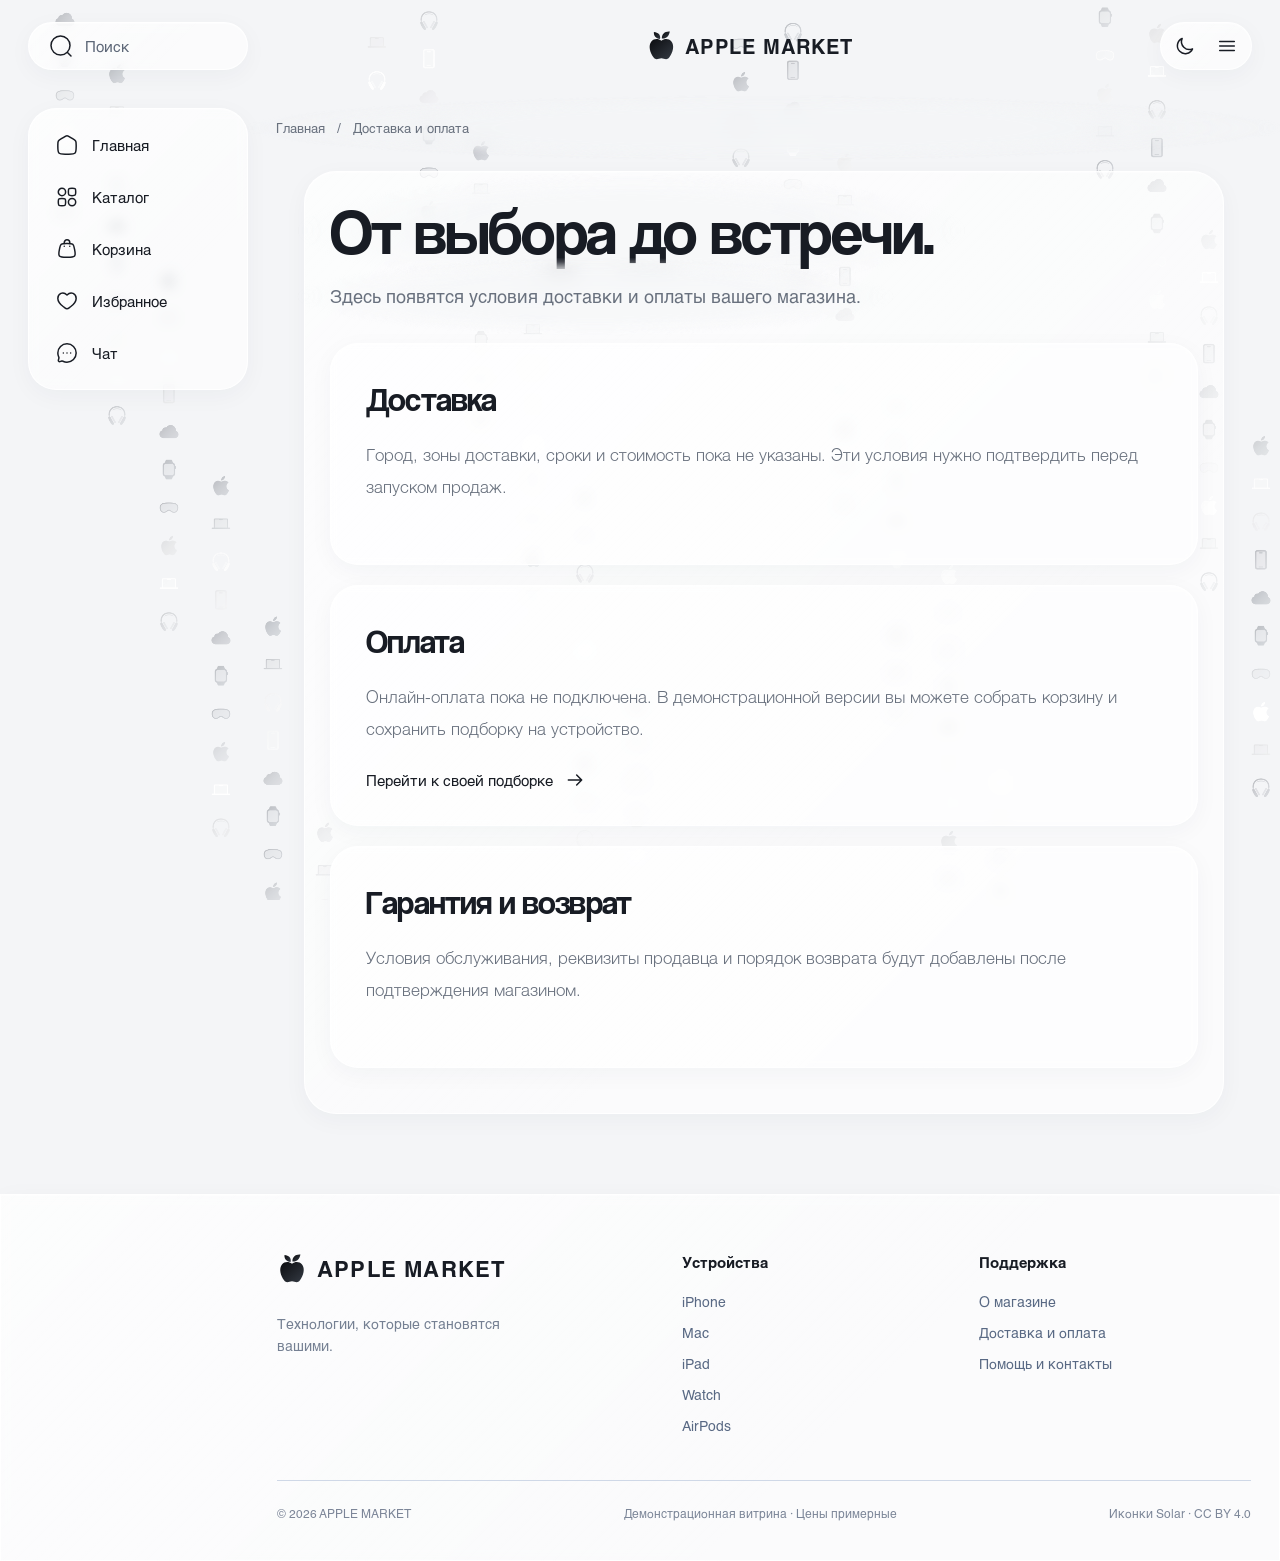
<file: apple-market-v14 3/delivery.html>
<!doctype html><html lang="ru"><head><meta charset="utf-8"><meta name="viewport" content="width=device-width,initial-scale=1"><meta name="description" content="APPLE MARKET — устройства Apple. Каталог iPhone, MacBook, iPad, AirPods и Apple Watch Series 12."><meta name="theme-color" content="#f7f8fc"><title>Доставка и оплата — APPLE MARKET</title><link rel="icon" type="image/svg+xml" href="favicon.svg?v=apple-market-14"><script src="theme.js?v=apple-market-14"></script><link rel="stylesheet" href="style.css?v=apple-market-14"><script defer src="solar.js?v=apple-market-14"></script><script defer src="products.js?v=apple-market-14"></script><script defer src="app.js?v=apple-market-14"></script></head><body data-page="delivery"><noscript>Для просмотра интерактивного каталога включите JavaScript.</noscript></body></html>
</file>
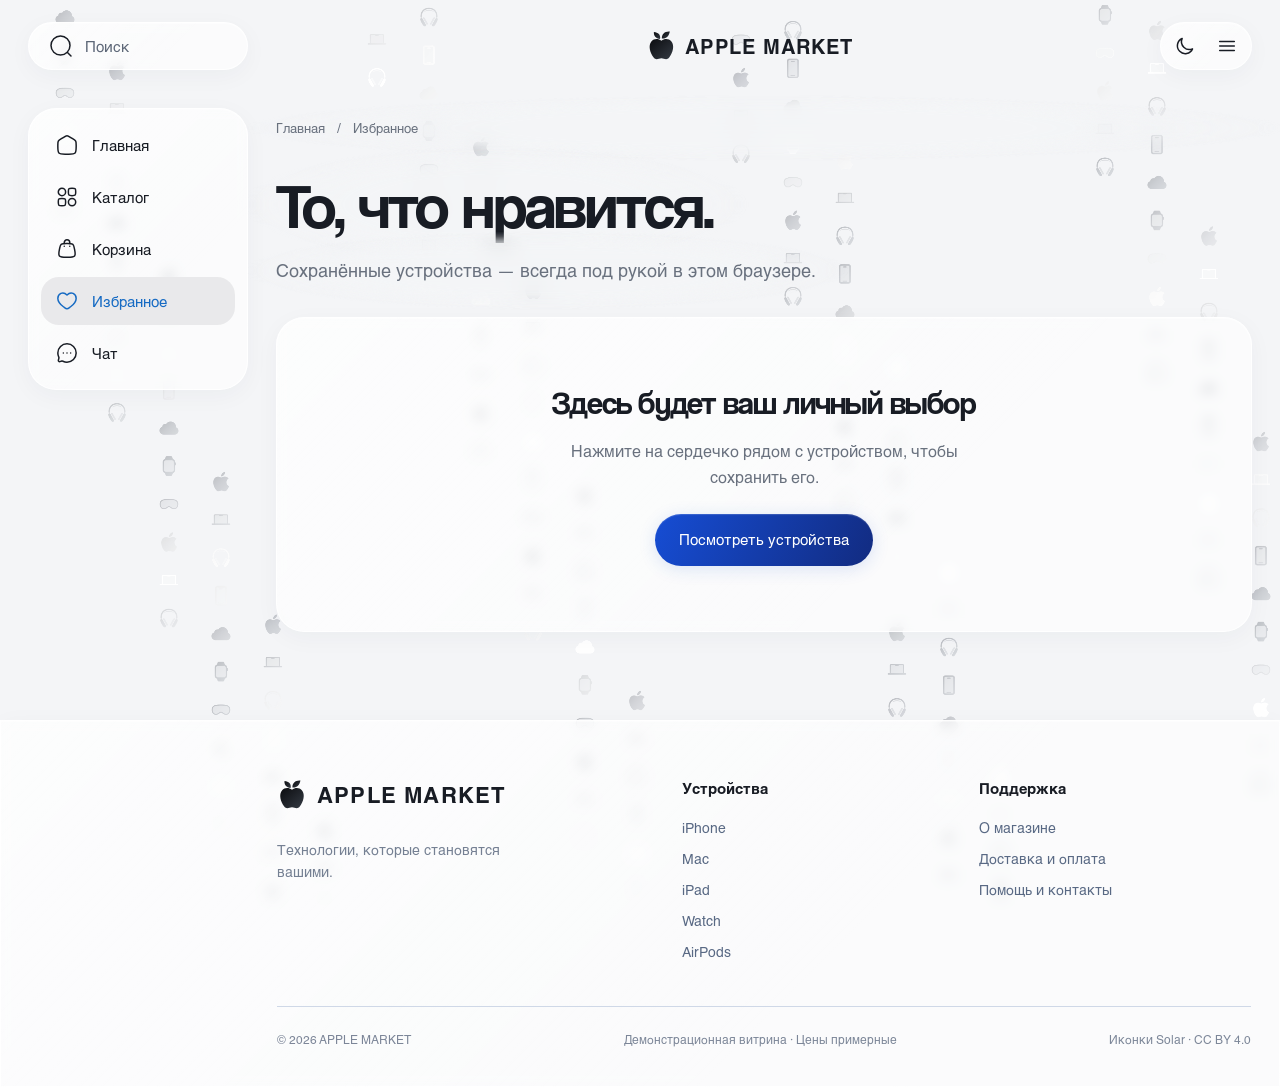
<file: apple-market-v14 3/favorites.html>
<!doctype html><html lang="ru"><head><meta charset="utf-8"><meta name="viewport" content="width=device-width,initial-scale=1"><meta name="description" content="APPLE MARKET — устройства Apple. Каталог iPhone, MacBook, iPad, AirPods и Apple Watch Series 12."><meta name="theme-color" content="#f7f8fc"><title>Избранное — APPLE MARKET</title><link rel="icon" type="image/svg+xml" href="favicon.svg?v=apple-market-14"><script src="theme.js?v=apple-market-14"></script><link rel="stylesheet" href="style.css?v=apple-market-14"><script defer src="solar.js?v=apple-market-14"></script><script defer src="products.js?v=apple-market-14"></script><script defer src="app.js?v=apple-market-14"></script></head><body data-page="favorites"><noscript>Для просмотра интерактивного каталога включите JavaScript.</noscript></body></html>
</file>
<file: style.css>
@font-face{font-family:Coolvetica;src:url('assets/fonts/coolvetica.ttf') format('truetype');font-weight:400;font-style:normal;font-display:swap}
@font-face{font-family:Manzana Helvetica;src:url('assets/fonts/helvetica-regular.otf') format('opentype');font-weight:400;font-style:normal;font-display:swap}
@font-face{font-family:Manzana Helvetica;src:url('assets/fonts/helvetica-light.otf') format('opentype');font-weight:300;font-style:normal;font-display:swap}
@font-face{font-family:Manzana Helvetica;src:url('assets/fonts/helvetica-bold.otf') format('opentype');font-weight:700;font-style:normal;font-display:swap}
@font-face{font-family:Manzana Helvetica;src:url('assets/fonts/helvetica-oblique.otf') format('opentype');font-weight:400;font-style:italic;font-display:swap}
:root{--ink:#181c24;--muted:#69717e;--paper:#f4f5f7;--line:#e1e5ec;--radius:32px;--spring:cubic-bezier(.22,1.38,.38,1);--ease:cubic-bezier(.22,1,.36,1);--button-blue:linear-gradient(115deg,#164dd4 0%,#122b80 36%,#174bc9 63%,#09194b 100%);font-family:'Manzana Helvetica',Helvetica,Arial,sans-serif;color:var(--ink);background:var(--paper);font-synthesis:none}
*{box-sizing:border-box}html{scroll-behavior:smooth;scroll-padding-bottom:120px}body{margin:0;min-width:320px}button,input,select,textarea{font:inherit}button,input,select,a,summary{touch-action:manipulation}button,a{-webkit-tap-highlight-color:transparent}a{color:inherit;text-decoration:none}button{cursor:pointer;color:inherit;border:0;background:none}button:disabled{opacity:.5;cursor:not-allowed}[hidden]{display:none!important}button:focus-visible,a:focus-visible,input:focus-visible,select:focus-visible,summary:focus-visible{outline:3px solid #447dff;outline-offset:5px}img{display:block;max-width:100%;height:auto}svg{width:24px;height:24px;fill:none;flex-shrink:0}svg path{vector-effect:non-scaling-stroke}h1,h2,h3,.brand,.menu-wordmark{font-family:Coolvetica,'Manzana Helvetica',sans-serif;font-weight:400;letter-spacing:-.025em}p{line-height:1.6}#matrix{position:fixed;inset:0;width:100%;height:100%;pointer-events:none;z-index:-1}.container{width:min(100%,1424px);padding:0 48px;margin:auto}.header{height:92px;display:flex;justify-content:space-between;align-items:center;position:relative;z-index:6}.icon-btn{display:grid;place-items:center;width:44px;height:44px;border-radius:50%;transition:transform .55s var(--spring),background .25s}.icon-btn:hover{background:#e9edf4}.icon-btn:active,.pill:active,.chip:active,.option:active,.add-btn:active,.dock-item:active{transform:scale(.93)}.top-control{background:#ffffff9c;border:1px solid #fff;box-shadow:inset 0 1px 2px #fff,0 3px 14px #202a4010;backdrop-filter:blur(20px);-webkit-backdrop-filter:blur(20px)}.brand{display:inline-flex;align-items:center;gap:16px;font-size:30px;letter-spacing:.13em;line-height:1}.logo-symbol{position:relative;display:block;overflow:hidden;width:61px;height:32px;flex-shrink:0;mix-blend-mode:multiply}.logo-symbol img{position:absolute;width:190px;height:95px;max-width:none;left:-64px;top:-19px}.home-brand{text-align:center;padding:7px 0 35px}.home-brand .brand{font-size:34px;gap:19px}.hero{aspect-ratio:16/9;border-radius:var(--radius);position:relative;overflow:hidden;background:#fff;display:grid;grid-template-columns:43% 57%;isolation:isolate;width:100%;box-shadow:0 12px 60px #26304705}.hero-copy{z-index:2;display:flex;flex-direction:column;justify-content:center;align-items:flex-start;padding:10% 0 10% 13%;position:relative}.hero h1{font-size:clamp(36px,4.5vw,67px);line-height:1.02;letter-spacing:-.04em;margin:0 0 22px;white-space:nowrap}.hero p{font-weight:300;font-size:20px;color:#647084;margin:0 0 30px}.hero-visual{position:absolute;inset:0 0 0 35%;display:flex;align-items:center;justify-content:center;overflow:hidden}.hero-visual img{width:100%;height:100%;max-width:none;object-fit:cover;object-position:55% 50%}.hero-visual:after{content:'';position:absolute;inset:0;background:linear-gradient(90deg,#fff 0%,#ffffff00 27%);pointer-events:none}.pill{display:inline-flex;align-items:center;justify-content:center;gap:24px;padding:16px 24px;border-radius:50px;font-size:15px;line-height:1.3;color:#fff;background:var(--button-blue);background-size:280% 280%;animation:blue-sheen 9s ease-in-out infinite;box-shadow:0 3px 17px #2457d126,inset 0 1px 1px #ffffff2b;transition:transform .55s var(--spring),box-shadow .35s;min-height:50px}.pill:hover{transform:translateY(-2px);box-shadow:0 5px 24px #2457d13d,inset 0 1px 1px #ffffff40}.pill svg{width:20px;height:20px}.pill.outline{background:#ffffff75;color:#263754;box-shadow:inset 0 0 0 1px #ced6e5;animation:none}.second-row{display:grid;grid-template-columns:1fr 1fr;gap:24px;margin-top:24px}.portrait-banner{position:relative;aspect-ratio:3/4;border-radius:var(--radius);background:linear-gradient(155deg,#e7f0ff,#f2f4fa 65%,#dce8f9);overflow:hidden;padding:9%;display:flex;flex-direction:column;align-items:flex-start}.portrait-banner h2{font-size:clamp(38px,4.5vw,65px);line-height:1.02;margin:0;z-index:2}.portrait-banner img{position:absolute;left:3%;bottom:22%;width:94%;height:44%;object-fit:contain;transition:transform 1s var(--ease)}.portrait-banner:hover img{transform:translateY(-10px) rotate(-2deg)}.portrait-banner .pill{position:absolute;bottom:8%;left:9%;z-index:2}.editorial{display:flex;flex-direction:column;align-items:flex-start;justify-content:center;padding:11%;border-radius:var(--radius);background:#ffffffa8;backdrop-filter:blur(7px);-webkit-backdrop-filter:blur(7px);border:1px solid #fff9}.editorial h2{font-size:clamp(34px,4.3vw,62px);line-height:1.05;margin:0 0 30px}.editorial p{font-size:19px;font-weight:300;line-height:1.9;color:#727c8d;margin:0 0 32px}.text-link{display:inline-flex;align-items:center;gap:12px;font-size:15px;flex-shrink:0}.text-link svg{width:20px;height:20px}.section{padding-top:80px}.section-title{display:flex;align-items:center;justify-content:space-between;gap:25px;margin-bottom:30px}.section-title h2{font-size:42px;margin:0;line-height:1.1}.cards{display:grid;grid-template-columns:repeat(3,minmax(0,1fr));gap:20px}.card{position:relative;min-width:0;border-radius:28px;background:#fff;padding:25px;display:flex;flex-direction:column;box-shadow:0 8px 36px #18244004;transition:transform .65s var(--spring),box-shadow .4s}.card:hover{transform:translateY(-5px);box-shadow:0 14px 42px #1824400b}.card-link{display:block}.favorite{position:absolute;right:14px;top:14px;z-index:3;color:#667284}.favorite.selected{color:#1747c5;background:#edf2ff}.favorite.selected svg{fill:#dfe9ff}.card-image{height:255px;display:flex;align-items:center;justify-content:center;margin:4px 0 20px}.card-image img{width:100%;height:100%;object-fit:contain;transition:transform .6s var(--ease);mix-blend-mode:multiply}.card:hover .card-image img{transform:scale(1.035)}.card h3{font-size:27px;line-height:1.1;margin:0 0 10px}.card .desc{font-size:14px;color:var(--muted);margin:0;min-height:43px}.card-bottom{display:flex;justify-content:space-between;align-items:center;gap:8px;padding-top:20px;margin-top:auto}.price{font-size:21px;letter-spacing:-.03em}.add-btn{width:42px;height:42px;display:grid;place-items:center;flex-shrink:0;border-radius:50%;color:#fff;background:var(--button-blue);background-size:280% 280%;animation:blue-sheen 9s ease-in-out infinite;box-shadow:0 3px 13px #2457d123;transition:transform .5s var(--spring)}.add-btn svg{width:23px;height:23px}.availability{font-size:13px;color:#5e6d89;line-height:1.5;margin:14px 0 0}.footer{padding:58px 0 130px;margin-top:80px;background:#e7ebf2b8;border-top:1px solid #fff;backdrop-filter:blur(14px);-webkit-backdrop-filter:blur(14px)}.footer-inner{display:grid;grid-template-columns:2fr 1fr 1fr;gap:40px}.footer p{font-size:14px;color:#758093;max-width:270px;margin-top:25px}.footer h4{font-size:15px;font-weight:700;margin:0 0 22px}.footer a:not(.brand){display:block;font-size:14px;margin:14px 0;color:#596984}.footer .brand{font-size:25px;gap:10px}.footer .logo-symbol{transform:scale(.75);margin-left:-8px;margin-right:-6px}.footer-bottom{display:flex;justify-content:space-between;gap:20px;align-items:center;font-size:12px;color:#7c8698;margin-top:32px;padding-top:25px;border-top:1px solid #cfd8e7}.footer-bottom a{font-size:12px!important;margin:0!important}
/* Floating glass navigation, using native blur and layered optical highlights. */
.dock{position:fixed;bottom:max(18px,env(safe-area-inset-bottom));left:50%;transform:translateX(-50%);display:grid;grid-template-columns:repeat(5,minmax(0,1fr));align-items:center;width:min(560px,calc(100% - 28px));padding:7px;gap:3px;border-radius:46px;z-index:15;background:linear-gradient(140deg,#ffffffbc,#ffffff68 45%,#d5dfef82);border:1px solid #fffffff5;box-shadow:inset 0 1px 1px #fff, inset 0 -1px 2px #97a5bf70,0 8px 32px #20345724,0 1px 5px #27344b14;backdrop-filter:blur(28px) saturate(1.65);-webkit-backdrop-filter:blur(28px) saturate(1.65)}.dock-item{position:relative;display:flex;flex-direction:column;align-items:center;justify-content:center;gap:6px;height:62px;border-radius:34px;color:#52627c;font-size:12px;line-height:1.1;transition:transform .5s var(--spring),background .4s,color .4s;isolation:isolate}.dock-item svg{width:24px;height:24px}.dock-item.active,.dock-item[aria-expanded=true]{background:linear-gradient(145deg,#fcfdffef,#d9e5ff9e);box-shadow:inset 0 1px 2px #fff,0 2px 8px #24457115;color:#174dc7}.dock-item:hover{background:#ffffff6e}.count{position:absolute;top:5px;right:calc(50% - 23px);font-size:10px;line-height:1;background:#174aca;color:#fff;border:2px solid #f8faff;min-width:18px;height:18px;padding:1px 3px;display:grid;place-items:center;border-radius:20px}
/* Search, menu and feedback are separate accessible modal surfaces. */
dialog{color:var(--ink);background:#f9fafded;border:1px solid #fff;border-radius:32px;padding:28px;box-shadow:inset 0 1px 2px #fff,0 25px 100px #17274330;max-width:calc(100% - 32px);backdrop-filter:blur(30px);-webkit-backdrop-filter:blur(30px);overflow:auto}dialog::backdrop{background:#1e2b421c;backdrop-filter:blur(5px);-webkit-backdrop-filter:blur(5px)}.dialog-top{display:flex;align-items:center;justify-content:space-between;gap:20px;margin-bottom:22px}.dialog-top h2{font-size:32px;margin:0}.dialog-top .icon-btn{background:#e5eaf280}.menu-dialog{position:fixed;inset:18px max(24px,calc((100vw - 1328px)/2)) auto auto;margin:0;width:390px;transform-origin:calc(100% - 44px) 28px;border-radius:34px;padding:20px 22px 26px}.menu-wordmark{font-size:23px;letter-spacing:.13em;padding-left:7px}.menu-dialog nav{display:flex;flex-direction:column;gap:7px}.menu-dialog nav a{display:flex;justify-content:space-between;align-items:center;font-size:18px;line-height:1.3;padding:16px;border-radius:19px;transition:background .25s,transform .45s var(--spring)}.menu-dialog nav a:hover{background:#e8edf6}.menu-dialog nav a:active{transform:scale(.96)}.menu-dialog nav svg{width:18px;height:18px;color:#7f8da3}.search-dialog{width:660px}.search-input,input[type=search],input[type=number],select{width:100%;border:1px solid var(--line);border-radius:15px;background:#fff;padding:15px;font-size:16px;color:var(--ink)}.search-results{display:flex;flex-direction:column;margin-top:18px;max-height:55vh;overflow:auto}.search-result{display:flex;align-items:center;gap:20px;padding:12px;border-bottom:1px solid var(--line);font-size:16px;border-radius:13px}.search-result:hover{background:#edf2fc}.search-result img{width:62px;height:66px;object-fit:contain;mix-blend-mode:multiply}.search-result div{flex:1}.search-result small{display:block;font-size:13px;color:var(--muted);margin-top:7px}.chat{position:fixed;inset:auto 24px 110px auto;margin:0;padding:0;width:400px;max-height:calc(100dvh - 145px);overflow:hidden;transform-origin:bottom right}.chat-head{display:flex;justify-content:space-between;gap:15px;align-items:center;padding:20px 22px;border-bottom:1px solid var(--line)}.chat-head strong{font-family:Coolvetica,sans-serif;font-size:22px;letter-spacing:.1em;font-weight:400}.chat-head small{display:block;font-size:12px;color:var(--muted);margin-top:6px}.messages{display:flex;flex-direction:column;gap:12px;min-height:140px;max-height:min(330px,42dvh);padding:20px;overflow:auto;overscroll-behavior:contain}.message{font-size:15px;line-height:1.6;background:#e9edf4;padding:13px 16px;border-radius:21px;max-width:94%;white-space:pre-wrap}.message.user{background:#dde8ff;align-self:flex-end}.chat-quick{display:flex;gap:7px;padding:0 18px 15px;flex-wrap:wrap}.chat-quick button{font-size:13px;padding:9px 13px;border:1px solid #d9e1f0;border-radius:30px;background:#fff8}.chat-form{display:flex;gap:8px;padding:13px;border-top:1px solid var(--line)}.chat-form input{min-width:0;flex:1;border:0;background:transparent;padding:12px;font-size:16px}.chat-form button{display:grid;place-items:center;width:45px;height:45px;border-radius:50%;color:#fff;background:var(--button-blue);background-size:280% 280%;animation:blue-sheen 9s ease-in-out infinite;box-shadow:0 3px 14px #164dcc28}
/* Catalog and detail pages. */
.breadcrumbs{display:flex;gap:12px;font-size:13px;color:var(--muted);flex-wrap:wrap;margin:12px 0 35px}.page-heading{font-size:clamp(42px,5vw,70px);line-height:1.05;margin:0 0 22px}.lead{font-size:18px;font-weight:300;color:var(--muted);max-width:720px;margin:0 0 32px}.catalog-tabs{display:flex;flex-wrap:wrap;gap:8px;margin:34px 0}.chip{font-size:15px;padding:12px 22px;border:1px solid #d8e0ec;background:#fff8;border-radius:30px;transition:transform .5s var(--spring),background .3s}.chip.active{background:var(--button-blue);background-size:280% 280%;animation:blue-sheen 9s ease-in-out infinite;color:#fff;box-shadow:0 2px 14px #1f51c31c;border-color:transparent}.catalog-layout{display:grid;grid-template-columns:210px minmax(0,1fr);gap:26px}.catalog-layout .cards{grid-template-columns:repeat(3,minmax(0,1fr))}.catalog-layout .card{padding:20px}.catalog-layout .card-image{height:205px}.catalog-layout .card h3{font-size:25px}.filters{align-self:start;padding:24px;background:#ffffffb8;border:1px solid #fff;border-radius:26px;backdrop-filter:blur(8px)}.filters h3{font-size:22px;margin:0 0 22px}.filters label{display:block;font-size:14px;margin:20px 0 9px}.filters input{padding:12px;font-size:15px}.filters .reset{font-size:13px;padding:0 0 3px;border-bottom:1px solid #869bc0;color:#56729f;margin-top:24px}.results-top{display:flex;align-items:center;justify-content:space-between;gap:14px;margin-bottom:20px;font-size:14px;color:var(--muted)}.results-top select{width:auto;background:#ffffff8c;border:0;padding:10px 13px;font-size:14px}.demo-note{font-size:12px!important;color:#7b8392!important;line-height:1.7!important;margin:22px 0 0!important}.empty{grid-column:1/-1;padding:65px 25px;background:#ffffffbd;border:1px solid #fff;border-radius:28px;text-align:center}.empty h2{font-size:32px;margin:0 0 17px}.empty p{font-size:16px;color:var(--muted);margin:0 auto 25px;max-width:450px}.product-layout{display:grid;grid-template-columns:1.12fr 1fr;gap:64px;align-items:start}.product-photo{display:flex;align-items:center;justify-content:center;aspect-ratio:1;border-radius:32px;background:#fff;position:sticky;top:24px;overflow:hidden}.product-photo img{width:88%;height:88%;object-fit:contain;mix-blend-mode:multiply}.product-copy{padding:20px 0 0}.product-copy h1{font-size:48px;margin:0 0 20px;line-height:1.05}.product-copy p{font-size:17px;line-height:1.7;color:var(--muted);font-weight:300;margin:0 0 20px}.product-copy .availability{color:#315ca9;font-size:14px}.option-label{display:block;font-size:14px;margin:24px 0 12px}.options{display:flex;flex-wrap:wrap;gap:9px}.option{font-size:14px;border:1px solid #d8e0ed;border-radius:16px;padding:13px 18px;background:#ffffffb8;transition:transform .5s var(--spring),background .3s}.option.active{border-color:#285bc5;box-shadow:inset 0 0 0 1px #285bc5;background:linear-gradient(120deg,#f2f6ff,#e7eeff);color:#1746ae}.product-copy .price{display:block;font-size:36px;margin:30px 0 23px}.product-copy .pill{width:100%;justify-content:space-between}.specs{max-width:900px;margin:65px auto 0;padding:35px;border-radius:28px;background:#ffffffbc;backdrop-filter:blur(10px)}.specs h2{font-size:36px;margin:0 0 17px}.source-link{display:inline-flex;gap:8px;align-items:center;font-size:13px;color:#536f9f;margin-bottom:15px}.source-link svg{height:15px;width:15px}.spec-row{display:flex;justify-content:space-between;gap:20px;border-bottom:1px solid var(--line);font-size:15px;padding:18px 0;line-height:1.5}.spec-row span{color:var(--muted)}.spec-row strong{font-weight:400;text-align:right}.specs details{padding:20px 0}.specs details p{font-size:15px}.cart-layout{display:grid;grid-template-columns:1fr 360px;gap:40px}.cart-row{display:grid;grid-template-columns:100px 1fr auto;gap:24px;align-items:center;padding:25px 0;border-bottom:1px solid var(--line)}.cart-row img{width:100px;height:110px;object-fit:contain;background:#fff;border-radius:18px}.cart-row h3{font-size:25px;line-height:1.1;margin:0 0 9px}.cart-row p{font-size:13px;color:var(--muted)}.cart-row .price{font-size:20px}.quantity{display:inline-flex;align-items:center;border:1px solid var(--line);border-radius:30px;background:#ffffff9c}.quantity button{font-size:17px;padding:9px 14px}.quantity span{font-size:14px;min-width:23px;text-align:center}.summary{align-self:start;padding:28px;border-radius:28px;background:#ffffffd9;border:1px solid #fff;backdrop-filter:blur(12px)}.summary h2{font-size:29px;margin:0 0 24px}.summary .pill{width:100%;margin-top:25px;gap:10px}.summary p{font-size:13px;line-height:1.7;color:var(--muted)}.info-page{max-width:920px;margin:0 auto}.info-card{padding:35px;border-radius:28px;background:#ffffffd9;margin:20px 0}.info-card h2{font-size:33px;margin:0 0 20px}.info-card p{font-size:17px;font-weight:300;line-height:1.9;color:var(--muted);margin:0 0 25px}details{border-bottom:1px solid var(--line);padding:25px 0}summary{cursor:pointer;font-size:17px;line-height:1.5}details p{font-size:16px;line-height:1.8;color:var(--muted)}.toast{position:fixed;bottom:115px;left:50%;transform:translate(-50%,15px);background:#1d2944ed;color:#fff;padding:15px 24px;border-radius:30px;z-index:25;opacity:0;pointer-events:none;max-width:calc(100% - 35px);font-size:14px;line-height:1.5;text-align:center;backdrop-filter:blur(15px);transition:transform .5s var(--spring),opacity .25s}.toast.show{opacity:1;transform:translate(-50%,0)}.muted{color:var(--muted)}.visually-hidden{position:absolute;width:1px;height:1px;overflow:hidden;clip:rect(0,0,0,0)}.eyebrow,.tag,.notice{display:none}
@keyframes blue-sheen{0%,100%{background-position:0% 50%}50%{background-position:100% 50%}}
@media(min-width:1500px){.hero h1{font-size:67px}}
@media(max-width:1100px){.container{padding:0 28px}.hero h1{font-size:clamp(32px,4.9vw,55px)}.hero p{font-size:17px}.hero .pill{font-size:14px;gap:14px;padding:15px 21px}.cards{grid-template-columns:repeat(2,minmax(0,1fr))}.catalog-layout .cards{grid-template-columns:repeat(2,minmax(0,1fr))}.product-layout{gap:35px}.product-copy h1{font-size:40px}.cart-layout{grid-template-columns:1fr 300px}.portrait-banner h2{font-size:50px}.editorial h2{font-size:45px}.editorial p{font-size:17px}.section-title h2{font-size:36px}}
@media(max-width:760px){.container{padding:0 16px}.header{height:77px}.top-control{width:42px;height:42px}.home-brand{padding:6px 0 27px}.home-brand .brand{font-size:28px;gap:8px}.home-brand .logo-symbol{transform:scale(.8);margin-right:-4px}.hero{border-radius:25px;grid-template-columns:47% 53%}.hero-copy{padding:8% 0 8% 11%;justify-content:center}.hero h1{font-size:clamp(24px,5.2vw,38px);letter-spacing:-.035em;line-height:1.05;margin:0 0 13px}.hero p{display:none}.hero-visual{left:35%}.hero-visual img{object-position:55% 50%}.hero-visual:after{background:linear-gradient(90deg,#fff,#ffffff00 36%)}.hero .pill{font-size:12px;padding:10px 14px;min-height:39px;gap:8px}.hero .pill svg{width:15px;height:15px}.second-row{grid-template-columns:1fr;gap:17px;margin-top:17px}.portrait-banner{border-radius:25px;padding:9%}.portrait-banner h2{font-size:clamp(44px,12vw,70px)}.portrait-banner img{bottom:22%;height:45%}.portrait-banner .pill{font-size:14px}.editorial{padding:36px 30px;border-radius:25px}.editorial h2{font-size:43px;margin-bottom:24px}.editorial p{font-size:17px;line-height:1.8;margin-bottom:24px}.section{padding-top:48px}.section-title{align-items:flex-start;gap:15px;margin-bottom:23px}.section-title h2{font-size:32px;max-width:230px}.section-title .text-link{font-size:12px;gap:6px;max-width:90px;flex-shrink:1;line-height:1.5;margin-top:4px}.section-title .text-link svg{width:16px;height:16px}.cards{gap:12px}.card{padding:15px;border-radius:23px}.card .favorite{top:8px;right:6px;width:34px;height:34px}.card .favorite svg{width:21px;height:21px}.card-image{height:165px;margin:12px 0 15px}.card h3{font-size:23px;line-height:1.08;margin-bottom:9px}.card .desc{font-size:13px;line-height:1.5;min-height:40px}.card .availability{font-size:11px}.card-bottom{padding-top:17px;gap:4px}.price{font-size:16px}.add-btn{width:33px;height:33px}.add-btn svg{width:20px;height:20px}.footer{margin-top:48px;padding:36px 0 120px}.footer-inner{grid-template-columns:1fr 1fr;gap:30px}.footer-inner>div:first-child{grid-column:1/-1}.footer-bottom{flex-wrap:wrap;font-size:11px;line-height:1.6;gap:13px;margin-top:28px}.footer-bottom a{font-size:11px!important}.footer .brand{font-size:27px}.dock{bottom:max(12px,env(safe-area-inset-bottom));width:calc(100% - 22px);padding:6px;gap:1px;border-radius:42px}.dock-item{height:58px;gap:5px;font-size:11px;letter-spacing:-.01em}.dock-item svg{width:23px;height:23px}.count{top:3px;right:calc(50% - 23px)}.menu-dialog{inset:15px 15px auto auto;width:calc(100% - 30px);max-width:400px;border-radius:31px;padding:18px 20px 23px}.menu-dialog nav a{font-size:17px;padding:15px}.menu-wordmark{font-size:21px}.dialog-top h2{font-size:29px}.search-dialog{padding:24px}.chat{inset:auto 12px 98px 12px;width:auto;max-width:none;max-height:calc(100dvh - 130px);border-radius:29px}.messages{max-height:40dvh;padding:17px}.chat-head{padding:18px}.message{font-size:14px}.chat-quick button{font-size:12px}.breadcrumbs{font-size:12px;margin:9px 0 27px}.page-heading{font-size:44px;margin-bottom:17px}.lead{font-size:16px;margin-bottom:25px}.catalog-tabs{gap:6px;margin:23px 0}.chip{padding:11px 17px;font-size:14px}.catalog-layout{grid-template-columns:1fr;gap:20px}.filters{padding:20px;display:grid;grid-template-columns:1fr 1fr;gap:8px 14px}.filters h3{grid-column:1/-1;margin:0 0 2px;font-size:23px}.filters label{font-size:13px;margin:6px 0 8px}.filters input{padding:12px;min-width:0;width:100%;font-size:16px}.filters>div{min-width:0}.filters .reset{margin:8px 0 0;justify-self:start;grid-column:1/-1}.results-top{font-size:13px;gap:10px}.results-top select{font-size:13px;max-width:180px}.catalog-layout .card{padding:15px}.catalog-layout .card-image{height:165px}.catalog-layout .card h3{font-size:23px}.product-layout{grid-template-columns:1fr;gap:27px}.product-photo{position:static;aspect-ratio:1.08;border-radius:27px}.product-copy{padding:0 5px}.product-copy h1{font-size:43px}.product-copy p{font-size:16px;line-height:1.7}.product-copy .price{font-size:32px}.product-copy .pill{min-height:54px;font-size:16px}.option{font-size:14px;padding:13px 16px}.specs{padding:25px;margin-top:40px;border-radius:26px}.specs h2{font-size:32px}.spec-row{font-size:14px;padding:16px 0;gap:18px}.spec-row strong{max-width:57%;overflow-wrap:anywhere}.cart-layout{grid-template-columns:1fr;gap:30px}.cart-row{grid-template-columns:65px 1fr auto;gap:13px;padding:22px 0}.cart-row img{width:65px;height:85px}.cart-row h3{font-size:22px}.cart-row p{font-size:12px}.cart-row .price{font-size:16px}.quantity button{padding:8px 11px}.quantity span{font-size:13px;min-width:16px}.summary{padding:25px}.info-card{padding:27px}.info-card h2{font-size:29px}.info-card p{font-size:16px}.toast{bottom:100px;width:max-content}.demo-note{font-size:12px!important}}
@media(max-width:360px){.hero h1{font-size:22px}.hero .pill{font-size:11px;gap:4px;padding:10px}.card{padding:12px}.card-image{height:145px}.card h3{font-size:21px}.price{font-size:14px}.dock-item{font-size:10px}.product-copy h1{font-size:37px}}
@media(prefers-reduced-motion:reduce){html{scroll-behavior:auto}*,*:before,*:after{animation:none!important;transition:none!important}#matrix{opacity:.35}}

.header>.brand{position:absolute;left:50%;transform:translateX(-50%);font-size:23px;gap:2px;letter-spacing:.11em}.header>.brand .logo-symbol{transform:scale(.58);margin-left:-13px;margin-right:-9px}.header{margin-bottom:8px}@media(max-width:760px){.header>.brand{font-size:20px;gap:0;letter-spacing:.09em}.header>.brand .logo-symbol{transform:scale(.48);margin-left:-16px;margin-right:-13px}}
.dock{background:linear-gradient(140deg,#ffffffeb,#f5f8ffdb 48%,#e4ecfadf);color:#344b70}.dock-item{color:#425776}.dock-item.active,.dock-item[aria-expanded=true]{color:#1547bd}.dock-item svg{filter:drop-shadow(0 1px 1px #ffffff80)}
.footer-label{display:block;font-size:14px;margin:14px 0;color:#596984;cursor:default}.product-copy{background:#ffffff8c;border-radius:30px;padding:28px;backdrop-filter:blur(14px);-webkit-backdrop-filter:blur(14px)}.info-page{padding:25px;border-radius:32px;background:#ffffff72;backdrop-filter:blur(12px);-webkit-backdrop-filter:blur(12px)}.section-title,.breadcrumbs,.page-heading,.lead{backdrop-filter:blur(9px);-webkit-backdrop-filter:blur(9px);border-radius:15px}.page-heading,.lead{width:fit-content;max-width:100%}.hero-copy{backdrop-filter:blur(7px);-webkit-backdrop-filter:blur(7px);background:linear-gradient(90deg,#ffffff95,#ffffff00);border-radius:24px;mask-image:linear-gradient(90deg,#000 88%,transparent);padding-right:14px}.hero-copy>*{position:relative}.hero-visual:after{background:linear-gradient(90deg,#fff,#ffffff00 38%)}@media(max-width:760px){.product-copy{padding:24px 20px}.info-page{padding:20px}.info-page .page-heading{font-size:39px}.hero-copy{mask-image:none;backdrop-filter:blur(3px);-webkit-backdrop-filter:blur(3px)}}
.product-gallery{position:sticky;top:24px;min-width:0}.product-gallery .product-photo{position:relative;top:auto;aspect-ratio:1;touch-action:pan-y;user-select:none;outline-offset:4px}.gallery-main{width:88%!important;height:83%!important;object-fit:contain;mix-blend-mode:multiply;filter:brightness(1.035)}.gallery-arrow{position:absolute;top:50%;transform:translateY(-50%);width:40px;height:40px;border-radius:50%;display:grid;place-items:center;background:#ffffffe6;border:1px solid #e8edf5;box-shadow:0 3px 12px #15274412;backdrop-filter:blur(12px);transition:scale .4s var(--spring)}.gallery-arrow:active{scale:.9}.gallery-arrow.previous{left:14px}.gallery-arrow.previous svg{transform:rotate(180deg)}.gallery-arrow.next{right:14px}.gallery-arrow svg{width:20px;height:20px}.gallery-counter{position:absolute;bottom:17px;left:50%;transform:translateX(-50%);border-radius:20px;padding:7px 12px;background:#f3f6faee;color:#5a6f90;font-size:12px;backdrop-filter:blur(10px)}.gallery-thumbs{display:flex;gap:10px;overflow-x:auto;margin-top:14px;padding:3px;scrollbar-width:thin}.gallery-thumb{flex:0 0 83px;height:78px;border:1px solid #e3e8f1;border-radius:18px;padding:8px;background:#fff;transition:transform .4s var(--spring),border-color .3s}.gallery-thumb img{width:100%;height:100%;object-fit:contain;mix-blend-mode:multiply}.gallery-thumb.active{border-color:#2255d0;box-shadow:0 0 0 1px #2255d0}.gallery-thumb:active{transform:scale(.92)}.card-image{position:relative;height:275px;padding:0 0 34px;margin-bottom:17px;overflow:hidden}.card-image>a{width:100%;height:100%;display:flex;align-items:center;justify-content:center}.card-image img{width:94%;height:94%;object-fit:contain;filter:brightness(1.035);mix-blend-mode:multiply}.card:hover .card-image img{transform:none}.card-gallery-controls{display:flex;align-items:center;gap:12px;position:absolute;bottom:0;left:50%;transform:translateX(-50%);white-space:nowrap;color:#75849a;font-size:11px}.card-gallery-controls button{width:29px;height:29px;border-radius:50%;background:#f1f4f9;display:grid;place-items:center}.card-gallery-controls button:active{transform:scale(.9)}.card-gallery-controls button:first-child svg{transform:rotate(180deg)}.card-gallery-controls svg{width:16px;height:16px}.card-colors{display:flex;gap:9px;margin-top:18px;flex-wrap:wrap}.color-dot{width:21px;height:21px;border-radius:50%;background:var(--swatch);box-shadow:inset 0 0 0 1px #0000000f;border:3px solid #fff;outline:1px solid transparent;transition:transform .4s var(--spring)}.color-dot.active{outline-color:#3564c9}.color-dot:active{transform:scale(.86)}.catalog-layout .card-image{height:240px}@media(max-width:760px){.product-gallery{position:static}.product-gallery .product-photo{aspect-ratio:1.04}.gallery-main{width:87%!important;height:81%!important}.gallery-arrow{width:34px;height:34px}.gallery-arrow.previous{left:10px}.gallery-arrow.next{right:10px}.gallery-thumb{flex-basis:72px;height:67px;border-radius:16px}.card-image,.catalog-layout .card-image{height:195px;padding-bottom:28px;margin-bottom:14px}.card-image img{width:100%;height:96%}.card-gallery-controls{gap:6px;font-size:10px}.card-gallery-controls button{width:27px;height:27px}.card-colors{gap:8px;margin-top:14px}.color-dot{width:20px;height:20px}}@media(max-width:360px){.card-image,.catalog-layout .card-image{height:170px}}
/* Feathered reading zones: blur and backing fade together, never the text. */
.product-copy,.info-page,.section-title,.breadcrumbs,.page-heading,.lead,.hero-copy{position:relative;isolation:isolate;backdrop-filter:none!important;-webkit-backdrop-filter:none!important;mask-image:none!important;background:transparent}
.product-copy::before,.info-page::before,.section-title::before,.breadcrumbs::before,.page-heading::before,.lead::before,.hero-copy::before{content:'';position:absolute;inset:-34px -38px;z-index:-1;pointer-events:none;border-radius:inherit;background:#ffffffa3;backdrop-filter:blur(17px);-webkit-backdrop-filter:blur(17px);mask-image:radial-gradient(ellipse farthest-side at center,#000 48%,#000e 61%,#0009 74%,#0003 88%,transparent 100%);-webkit-mask-image:radial-gradient(ellipse farthest-side at center,#000 48%,#000e 61%,#0009 74%,#0003 88%,transparent 100%)}
.page-heading::before,.lead::before,.breadcrumbs::before,.section-title::before{inset:-25px -35px;background:#f4f5f79c;backdrop-filter:blur(13px);-webkit-backdrop-filter:blur(13px)}
.hero-copy::before{inset:-12% -35% -12% -15%;background:#ffffffda;backdrop-filter:blur(12px);-webkit-backdrop-filter:blur(12px);mask-image:radial-gradient(ellipse farthest-side at 35% 50%,#000 20%,#000e 43%,#0008 66%,#0002 87%,transparent 100%);-webkit-mask-image:radial-gradient(ellipse farthest-side at 35% 50%,#000 20%,#000e 43%,#0008 66%,#0002 87%,transparent 100%)}
@media(max-width:760px){.product-copy::before,.info-page::before{inset:-25px -16px}.hero-copy::before{inset:-15% -35% -15% -20%}.page-heading::before,.lead::before,.breadcrumbs::before,.section-title::before{inset:-20px -15px}}
/* Apple product photography on a seamless white stage. */
.card-image img,.gallery-main,.gallery-thumb img{filter:brightness(1.045);mix-blend-mode:multiply}
.card-image img[src*='-full.']{scale:1.38}
.gallery-main[src*='-full.']{scale:1.14}
.card-image img[src*='airpods-front']{scale:1.08}
.card-image>a{overflow:hidden;border-radius:12px}
.card-gallery-controls{z-index:2}
body{overflow-x:clip}
/* Consistent controls, restrained typography and responsive catalog. */
:root{--control-radius:24px;--panel-radius:28px}
.search-label{display:none}
input:focus,input:focus-visible,textarea:focus,textarea:focus-visible{outline:none!important;box-shadow:none!important;border-color:#aab2bf}
button:focus-visible,a:focus-visible,summary:focus-visible,.card-viewport:focus-visible{outline:2px solid #8a929e;outline-offset:4px}
.card,.filters,.sort-menu,.menu-dialog,.info-card,.specs,.summary{border-radius:var(--panel-radius)}
.card{padding:24px;gap:0}.card:hover{transform:translateY(-3px)}
.card h3,.catalog-layout .card h3{font-family:'Manzana Helvetica',Helvetica,sans-serif;font-weight:400;font-size:22px;line-height:1.3;letter-spacing:-.025em;margin:0;min-height:2.6em}
.card .desc{display:none}.card-colors{margin:13px 0 0;gap:10px}.card .availability{font-size:12px;margin:12px 0 0;line-height:1.5}.card-bottom{padding-top:23px;gap:12px}.card .price{font-size:18px;line-height:1.4;letter-spacing:-.025em}
.favorite.selected{color:#1747c5;background:transparent}.favorite.selected svg{fill:currentColor}.favorite{transition:transform .45s var(--spring),color .3s}.favorite:active{transform:scale(1.18)}
.card-image,.catalog-layout .card-image{height:282px;display:block;padding:0;margin:2px 0 22px;overflow:visible}
.card-viewport{height:calc(100% - 28px);width:100%;overflow:hidden;touch-action:pan-y;cursor:grab;user-select:none;border-radius:16px}
.card-viewport.dragging{cursor:grabbing}.card-track{display:flex;width:100%;height:100%;transition:transform .6s cubic-bezier(.22,1.08,.3,1);will-change:transform}
.card-slide{flex:0 0 100%;min-width:0;height:100%;display:flex;align-items:center;justify-content:center;overflow:hidden;padding:12px}
.card-slide img{width:100%;height:100%;object-fit:contain;pointer-events:none;transition:none!important}.card:hover .card-slide img{transform:none}.photo-dots{display:flex;justify-content:center;align-items:center;height:28px;gap:0}.photo-dot{width:25px;height:28px;padding:0;display:grid;place-items:center}.photo-dot span{width:5px;height:5px;border-radius:50%;background:#cdd1d8;transition:background .3s,transform .5s var(--spring)}.photo-dot.active span{background:#687382;transform:scale(1.35)}.photo-dot:active span{transform:scale(1.7)}
.add-btn svg{width:19px;height:19px}.dialog-top .icon-btn{background:transparent}.dialog-top .icon-btn:hover{background:#e5eaf280}
.catalog-layout{display:block}.catalog-content{min-width:0}.catalog-search{display:flex;align-items:center;gap:12px;width:100%;height:56px;padding:0 19px;border-radius:var(--control-radius);background:#ffffffd9;border:1px solid #ffffff;box-shadow:0 3px 20px #202a4006;backdrop-filter:blur(18px)}.catalog-search svg{width:21px;height:21px;color:#7a8391}.catalog-search input{height:100%;min-width:0;border:0;background:transparent;padding:0;font-size:16px;border-radius:0}.catalog-search:focus-within{border-color:#aab2bf}.catalog-tabs{margin:20px 0 24px;gap:8px}.chip{padding:12px 20px;border-radius:var(--control-radius)}
.results-top{min-height:48px;margin-bottom:20px;gap:12px}.sort-wrap{position:relative;z-index:7}.sort-trigger{display:flex;align-items:center;justify-content:space-between;gap:16px;min-height:46px;padding:12px 17px;background:#ffffffd6;border:1px solid #fff;border-radius:var(--control-radius);color:#434e60;font-size:14px;transition:transform .5s var(--spring),background .3s}.sort-trigger:active{transform:scale(.95)}.sort-trigger svg{width:17px;height:17px;transform:rotate(90deg);transition:transform .5s var(--spring)}.sort-trigger[aria-expanded=true] svg{transform:rotate(-90deg)}
.sort-menu{position:absolute;top:calc(100% + 9px);right:0;width:244px;max-width:calc(100vw - 32px);padding:10px;transform-origin:top right;background:#f9fafeef;border:1px solid #fff;box-shadow:inset 0 1px #fff,0 16px 45px #23344c24;backdrop-filter:blur(26px);-webkit-backdrop-filter:blur(26px)}.sort-menu button{display:flex;align-items:center;justify-content:space-between;width:100%;gap:15px;text-align:left;padding:15px 14px;border-radius:18px;font-size:14px;transition:background .25s,transform .4s var(--spring)}.sort-menu button:hover,.sort-menu button:focus-visible{background:#e9edf5;outline:none}.sort-menu button:active{transform:scale(.96)}.sort-menu [aria-checked=true]{background:#e8eef9;color:#1747a2}.sort-check{visibility:hidden}.sort-menu [aria-checked=true] .sort-check{visibility:visible}
.filters h3{font-family:'Manzana Helvetica',Helvetica,sans-serif;font-size:17px;line-height:1.4;font-weight:400;letter-spacing:-.02em}.filters input{border-radius:18px}.lead{font-weight:400;line-height:1.6}.page-heading{margin-bottom:18px}.product-copy p{line-height:1.7}.option{border-radius:20px}.chat-quick button:active{transform:scale(.95)}
@media(min-width:1024px){
 :root{--rail:220px;--rail-gap:28px;--side:max(28px,calc((100vw - 1328px)/2))}
 .container{width:100%;max-width:1424px;padding:0 48px}.header{height:92px}.header [data-open=search-dialog]{width:var(--rail);border-radius:var(--control-radius);display:flex;justify-content:flex-start;gap:12px;padding:0 20px;height:48px}.search-label{display:inline;font-size:15px;color:#5e6878}.header>.brand{left:calc(50% + 110px)}
 #main{margin-left:calc(var(--rail) + var(--rail-gap));min-height:60vh;padding-top:8px}
 .dock{left:var(--side);top:100px;bottom:auto;transform:none;width:var(--rail);display:flex;flex-direction:column;align-items:stretch;gap:4px;padding:12px;border-radius:var(--panel-radius);box-shadow:inset 0 1px #fff,0 8px 30px #2034570d;background:linear-gradient(145deg,#ffffffdf,#f5f7fbe6)}
 .dock-item{flex-direction:row;justify-content:flex-start;gap:14px;height:48px;padding:0 15px;border-radius:18px;font-size:15px}.dock-item svg{width:22px;height:22px}.dock-item .count{right:8px;top:14px}.dock-item.active{background:linear-gradient(130deg,#edf2ff,#e4eafa);box-shadow:none}
 .filters{position:fixed;top:410px;left:var(--side);width:var(--rail);padding:22px;max-height:calc(100dvh - 435px);overflow:auto;margin:0;z-index:5;background:#ffffffcc;backdrop-filter:blur(22px)}.filters h3{margin:0 0 18px}.filters label{font-size:13px;margin:0 0 10px}.filters .reset{font-size:12px;margin-top:20px}.catalog-layout .cards,.cards{grid-template-columns:repeat(2,minmax(0,1fr));gap:22px}.catalog-tabs{justify-content:flex-start}.footer .container{padding-left:296px}.footer{padding-bottom:40px}.footer-inner{grid-template-columns:1.4fr 1fr 1fr;gap:25px}.footer-bottom{flex-wrap:wrap}.toast{bottom:30px}.chat{bottom:24px}.hero h1{font-size:clamp(30px,3.3vw,52px)}.hero .pill{font-size:14px;padding:14px 19px}.hero p{font-size:17px}.hero-copy{padding-left:11%}.portrait-banner h2{font-size:clamp(36px,3.7vw,55px)}.editorial h2{font-size:clamp(33px,3.2vw,48px)}.product-layout{gap:30px;grid-template-columns:1fr 1fr}.product-copy{padding:15px}.product-copy h1{font-size:40px}.product-copy .price{font-size:30px}.product-copy .options{gap:8px}.product-copy .option{padding:12px;font-size:13px}
}
@media(min-width:1024px) and (max-width:1423px){.container{padding:0 28px}.footer .container{padding-left:276px}.card-image,.catalog-layout .card-image{height:240px}.hero p{display:none}.hero h1{font-size:clamp(29px,3.6vw,45px)}}
@media(min-width:761px) and (max-width:1023px){.catalog-layout .cards,.cards{grid-template-columns:repeat(2,minmax(0,1fr))}.filters{margin:0 0 22px;display:flex;align-items:center;gap:20px;padding:20px}.filters h3{max-width:150px;margin:0}.filters label{margin:0 0 6px;font-size:12px}.filters .reset{margin:0}.card-image,.catalog-layout .card-image{height:270px}.product-layout{grid-template-columns:1fr;gap:30px}.product-gallery{position:static}.product-photo{max-height:650px}}
@media(max-width:760px){
 .card,.catalog-layout .card{padding:15px;border-radius:24px}.card h3,.catalog-layout .card h3{font-size:16px;line-height:1.3;min-height:2.6em;letter-spacing:-.025em}.card-image,.catalog-layout .card-image{height:185px;margin:12px 0 17px}.card-slide{padding:6px}.card .price{font-size:14px;line-height:1.4}.card-bottom{padding-top:18px;gap:5px}.add-btn{width:34px;height:34px}.add-btn svg{width:17px;height:17px}.card-colors{gap:7px;margin-top:10px}.color-dot{width:21px;height:21px}.card .availability{font-size:10px;margin-top:10px;line-height:1.5}.card .favorite{top:9px;right:9px}.card .favorite svg{width:20px;height:20px}.photo-dot{width:22px}.photo-dot span{width:4px;height:4px}.card-image img[src*='-full.']{scale:1.3}.cards,.catalog-layout .cards{gap:12px}
 .filters{position:static;display:grid;grid-template-columns:1fr auto;align-items:center;padding:18px 20px;margin-bottom:20px;gap:12px 18px;border-radius:24px}.filters h3{grid-column:1/-1;margin:0;font-size:16px}.filters label{margin:0 0 7px;font-size:12px}.filters .reset{grid-column:auto;margin:18px 0 0;align-self:center;max-width:100px;line-height:1.5;font-size:11px}.filters input{font-size:14px;padding:11px;width:100%}.catalog-search{height:52px;border-radius:24px;padding:0 16px}.catalog-tabs{flex-wrap:nowrap;overflow-x:auto;scrollbar-width:none;margin:16px 0 20px;padding:2px 1px 5px;gap:7px}.catalog-tabs .chip{flex:none;padding:11px 17px;font-size:13px}.sort-trigger{font-size:12px;padding:11px 13px;gap:10px;min-height:43px;border-radius:24px}.results-top{font-size:12px;margin-bottom:16px}.sort-menu{width:224px}.sort-menu button{font-size:13px;padding:14px}.page-heading{font-size:42px}.lead{font-size:15px;line-height:1.6;margin-bottom:24px}.dock-item{font-size:10px}.dock{border-radius:38px}.dock-item{border-radius:30px}.footer-inner{gap:24px}
}
@media(max-width:375px){.card,.catalog-layout .card{padding:12px}.card h3,.catalog-layout .card h3{font-size:15px}.card-image,.catalog-layout .card-image{height:164px}.card .price{font-size:12px}.add-btn{width:31px;height:31px}.card-colors{gap:5px}.color-dot{width:20px;height:20px}.sort-trigger{max-width:175px}.filters{padding:17px}.filters .reset{max-width:83px}}
@media(prefers-reduced-motion:reduce){.card-track{transition:none!important}}
html{overflow-x:clip}
/* APPLE MARKET wordmark and pinned navigation controls. */
.brand{gap:10px}.brand-mark{display:block;width:30px;height:32px;flex:none;object-fit:contain}.header{z-index:30}.header>.brand{font-family:'Manzana Helvetica',Helvetica,sans-serif;font-size:20px;font-weight:700;letter-spacing:.055em;gap:9px}.footer .brand{font-family:'Manzana Helvetica',Helvetica,sans-serif;font-size:22px;font-weight:700;letter-spacing:.055em;gap:10px}.header .top-control{position:fixed;top:22px;z-index:31;background:#fbfcfff0;backdrop-filter:blur(24px);-webkit-backdrop-filter:blur(24px)}.header [data-open=search-dialog]{left:max(28px,calc((100vw - 1328px)/2))}.header .menu-trigger{right:max(28px,calc((100vw - 1328px)/2))}.hero-visual video{width:100%;height:100%;max-width:none;object-fit:cover;object-position:55% 50%}.video-toggle{position:absolute;bottom:18px;right:18px;z-index:4;width:32px;height:32px;padding:0;display:grid;place-items:center;border-radius:50%;background:#ffffffcf;color:#465162;backdrop-filter:blur(12px);font-size:16px;transition:transform .45s var(--spring)}.video-toggle:active{transform:scale(.9)}
@media(min-width:1024px){.dock{top:108px}.header [data-open=search-dialog]{top:22px}}
@media(max-width:1023px){.header [data-open=search-dialog]{left:28px}.header .menu-trigger{right:28px}}
@media(max-width:760px){.header .top-control{top:17px}.header [data-open=search-dialog]{left:16px}.header .menu-trigger{right:16px}.header>.brand{font-size:17px;gap:6px;letter-spacing:.035em}.header>.brand .brand-mark{width:25px;height:28px}.footer .brand{font-size:21px}.video-toggle{width:27px;height:27px;right:12px;bottom:12px;font-size:13px}}
@media(max-width:350px){.header>.brand{font-size:15px;gap:5px}.header>.brand .brand-mark{width:23px;height:26px}}
/* Neutral, flat glass navigation and a shared header capsule. */
:root{--surface:#fff;--glass:rgba(255,255,255,.76);--selection:#e9e9eb;--secondary:#62666e}
.dock{background:var(--glass);border-color:#ffffffb3;box-shadow:0 5px 24px #00000010,inset 0 1px 0 #ffffffa6;backdrop-filter:blur(24px) saturate(1.08);-webkit-backdrop-filter:blur(24px) saturate(1.08)}
.dock-item{color:var(--ink);user-select:none;-webkit-user-select:none;-webkit-touch-callout:none;touch-action:none}
.dock-item svg{filter:none}.dock-item.active,.dock-item[aria-expanded=true],.dock-item.scrub-target{background:var(--selection);box-shadow:none;color:#176bc3;transform:none}
.dock-item:hover{background:#80808012}.dock.scrubbing .dock-item{background:transparent;transform:none}.dock.scrubbing .dock-item.scrub-target{background:var(--selection);color:#176bc3}
.header-actions{position:fixed;top:22px;right:max(28px,calc((100vw - 1328px)/2));display:flex;align-items:center;padding:3px;border-radius:99px;background:var(--glass);border:1px solid #ffffffa6;box-shadow:0 3px 14px #0000000a;backdrop-filter:blur(24px);-webkit-backdrop-filter:blur(24px);z-index:31}
.header-actions .icon-btn{width:42px;height:40px;position:static}.header-actions .icon-btn svg{width:22px;height:22px}.theme-toggle[aria-pressed=true]{color:#f2ddaa}.header .top-control{background:var(--glass)}
.option{border-radius:999px}.option.active{box-shadow:none}
@media(max-width:1023px){.dock{padding:5px;gap:1px}.dock-item{height:49px;gap:3px;font-size:10px}.dock-item svg{width:22px;height:22px}}
@media(max-width:760px){
.header-actions{top:17px;right:16px;padding:2px}.header-actions .icon-btn{width:35px;height:36px}.header-actions .icon-btn svg{width:20px;height:20px}.header>.brand{left:calc(50% - 17px);font-size:15px;gap:5px;letter-spacing:.01em}.header>.brand .brand-mark{width:22px;height:25px}
.card,.catalog-layout .card{padding:13px}.card-image,.catalog-layout .card-image{height:161px;margin:8px 0 7px}.card h3,.catalog-layout .card h3{min-height:0;font-size:15px;line-height:1.25}.card-colors{margin-top:8px;gap:7px}.card-bottom{padding-top:9px;margin-top:0;min-height:41px}.card .availability{margin-top:6px;line-height:1.2}.card .price{font-size:13px}.cards{align-items:start}.card .color-dot{width:19px;height:19px}.photo-dots{height:24px}.card-viewport{height:calc(100% - 24px)}
.product-layout{gap:17px}.product-copy{padding:8px 3px}.product-copy h1{font-size:34px;margin:0 0 10px}.product-copy p{font-size:15px;line-height:1.5;margin:0 0 12px}.product-copy .availability{font-size:13px}.option-label{margin:15px 0 8px;font-size:13px}.options{gap:7px}.option{padding:10px 15px;font-size:13px;min-height:39px;border-radius:999px}.product-copy .price{font-size:29px;margin:19px 0 14px}.product-copy .pill{min-height:48px;font-size:15px}.product-copy .demo-note{margin-top:12px!important;line-height:1.5!important}.gallery-thumbs{margin-top:9px;gap:8px}.gallery-thumb{flex-basis:62px;height:58px;border-radius:15px}.specs{margin-top:25px;padding:22px}.spec-row{padding:12px 0}.breadcrumbs{margin-bottom:18px}
}
@media(max-width:350px){.header>.brand{font-size:12px;gap:3px;left:calc(50% - 16px)}.header>.brand .brand-mark{width:19px}.card-image,.catalog-layout .card-image{height:145px}.card .price{font-size:11px}.card h3,.catalog-layout .card h3{font-size:14px}}
/* Dark palette: explicit surfaces preserve the original colours of Apple photography. */
:root[data-theme=dark]{color-scheme:dark;--ink:#f1f1f3;--muted:#afb0b7;--paper:#121214;--line:#39393f;--surface:#232326;--glass:rgba(37,37,40,.83);--selection:#3d3d42;--secondary:#b9bac2;background:var(--paper);color:var(--ink)}
[data-theme=dark] .brand-mark{filter:brightness(0) invert(1)}
[data-theme=dark] :is(.card,.editorial,.specs,.summary,.info-card,.empty){background:var(--surface);border-color:#39393e;box-shadow:none}
[data-theme=dark] :is(dialog,.sort-menu){background:#242427f2;border-color:#4a4a50;box-shadow:0 20px 70px #0006}
[data-theme=dark] dialog::backdrop{background:#0006}
[data-theme=dark] :is(.dock,.header-actions,.header .top-control){background:var(--glass);border-color:#ffffff20;box-shadow:0 5px 24px #0003,inset 0 1px #ffffff12}
[data-theme=dark] :is(.dock-item.active,.dock-item[aria-expanded=true],.dock-item.scrub-target){color:#8cbfff}
[data-theme=dark] :is(.icon-btn:hover,.menu-dialog nav a:hover,.sort-menu button:hover,.search-result:hover){background:#ffffff12}
[data-theme=dark] :is(.footer p,.footer-label,.footer a:not(.brand),.footer-bottom,.editorial p,.availability,.search-label,.sort-trigger,.source-link,.gallery-counter){color:var(--secondary)}
[data-theme=dark] .footer{background:#1c1c1fbe;border-color:var(--line)}[data-theme=dark] .footer-bottom{border-color:var(--line)}
[data-theme=dark] :is(.product-copy,.info-page,.section-title,.breadcrumbs,.page-heading,.lead)::before{background:#121214d4}
[data-theme=dark] .portrait-banner{background:linear-gradient(140deg,#303039,#212126 70%,#33333b)}
[data-theme=dark] .hero{background:#17171a}[data-theme=dark] .hero-copy::before{background:#17171aee}[data-theme=dark] .hero-visual:after{background:linear-gradient(90deg,#17171a,transparent 58%)}
[data-theme=dark] .hero p{color:#b9bac2}
[data-theme=dark] :is(.catalog-search,.sort-trigger,.option,.chip,.quantity,.chat-quick button,input[type=search],input[type=number],select){background:#29292e;border-color:#47474d;color:var(--ink)}
[data-theme=dark] .catalog-search input{background:transparent;border:0}[data-theme=dark] input::placeholder{color:#a8a8b0}[data-theme=dark] .chat-form input{color:var(--ink)}
[data-theme=dark] :is(.option.active,.sort-menu [aria-checked=true]){background:#343d53;border-color:#86aaff;color:#d9e5ff}
[data-theme=dark] .chip.active{background:var(--button-blue);color:#fff;border-color:transparent}
[data-theme=dark] .pill.outline{background:#ffffff0a;color:var(--ink);box-shadow:inset 0 0 0 1px #65656d}
[data-theme=dark] .message{background:#36363c}[data-theme=dark] .message.user{background:#243d69;color:#f1f4ff}
[data-theme=dark] .favorite{color:#c4c4ce}[data-theme=dark] .favorite.selected{color:#93baff;background:transparent}
[data-theme=dark] .color-dot{border-color:#232326}[data-theme=dark] .color-dot.active{outline-color:#9bbcff}
[data-theme=dark] .demo-note{color:#aaaab4!important}
[data-theme=dark] :is(.card-viewport,.product-photo,.gallery-thumb){background:#f3f3f4}
[data-theme=dark] .gallery-thumb.active{border-color:#93baff;box-shadow:0 0 0 1px #93baff}
[data-theme=dark] .gallery-arrow{background:#303034e8;border-color:#55555c;color:#f4f4f6}[data-theme=dark] .gallery-counter{background:#28282ddd;color:#ececf2}
[data-theme=dark] .photo-dot span{background:#666670}[data-theme=dark] .photo-dot.active span{background:#d7d7df}
[data-theme=dark] .video-toggle{background:#28282ddd;color:#fff}[data-theme=dark] .count{border-color:#28282c}
/* Equal-height rows; photographs meet the dark catalog card's rounded edges. */
.cards,.cards .cards{align-items:stretch}
.card-bottom{margin-top:auto}
.favorite{color:#505662;text-shadow:none}.favorite svg{filter:drop-shadow(0 1px 2px #ffffffc0)}
[data-theme=dark] .favorite{color:#505662;background:#ffffffb8;backdrop-filter:blur(8px);-webkit-backdrop-filter:blur(8px)}
[data-theme=dark] .favorite.selected{color:#215bba;background:#ffffffe0}
.cards .card{--card-inset:24px;padding:var(--card-inset);overflow:hidden}
.cards .card-image{width:calc(100% + var(--card-inset)*2);margin:calc(-1 * var(--card-inset)) calc(-1 * var(--card-inset)) 16px}
.cards .card-viewport{border-radius:0;background:#f3f3f4}
.cards .card-slide{padding:12px}
.cards .photo-dots{background:var(--surface)}
@media(max-width:760px){.cards .card{--card-inset:13px}.cards .card-image{height:180px;margin-bottom:7px}.card-bottom{padding-top:9px}}
@media(max-width:350px){.cards .card-image{height:164px}}

/* The hero retains its light photography stage in both themes. */
[data-theme=dark] .hero{background:#fff;color:#181c24}
[data-theme=dark] .hero-copy::before{background:#ffffffda}
[data-theme=dark] .hero-visual:after{background:linear-gradient(90deg,#fff,#ffffff00 38%)}
[data-theme=dark] .hero p{color:#647084}
[data-theme=dark] .hero .video-toggle{background:#ffffffcf;color:#465162}
.theme-toggle[aria-pressed=true]{color:#fff}
/* Keep keyboard focus visible without Safari's automatic ring after a touch. */
html:not(.keyboard-navigation) [data-close]:focus{outline:none!important;box-shadow:none!important}
[data-close],.dialog-top [data-close]:hover{background:transparent!important}
.cards .card{box-shadow:0 2px 12px #1824400c;outline:1px solid #d9dde4}
[data-theme=dark] .cards .card{outline-color:#36363c}
@media(max-width:760px){
html.ios-safari .dock{bottom:0}
.card-track{will-change:auto}
.product-copy::before,.info-page::before,.section-title::before,.breadcrumbs::before,.page-heading::before,.lead::before,.hero-copy::before{backdrop-filter:none!important;-webkit-backdrop-filter:none!important}
.editorial,.specs,.summary,.info-page,.footer,.catalog-search{backdrop-filter:none!important;-webkit-backdrop-filter:none!important}
dialog::backdrop{backdrop-filter:none;-webkit-backdrop-filter:none;background:#1b20314a}
.dock,.header-actions,.header .top-control,dialog{backdrop-filter:blur(12px);-webkit-backdrop-filter:blur(12px)}
.pill,.add-btn,.chip.active,.chat-form button{animation:none;background-size:100% 100%}
.card:hover{transform:none}.card{transition:none}
}
/* A single physical selection capsule travels through the persistent dock. */
.dock{isolation:isolate}.dock-indicator{position:absolute;left:0;top:0;pointer-events:none;background:var(--selection);border-radius:30px;z-index:-1;transition:transform .38s cubic-bezier(.22,1,.36,1),width .3s,height .3s,opacity .2s;will-change:transform}
.dock .dock-item.active,.dock .dock-item[aria-expanded=true],.dock .dock-item.scrub-target,.dock.scrubbing .dock-item.scrub-target{background:transparent!important;box-shadow:none}
.dock.scrubbing .dock-indicator{transition:transform .16s ease-out,width .2s,height .2s}
@media(min-width:1024px){.dock-indicator{border-radius:18px}}
.cards .card,[data-theme=dark] .cards .card{outline:1px solid #fff}
.cards .card-viewport,[data-theme=dark] .cards .card-viewport,.product-photo,[data-theme=dark] .product-photo{background:#fff}
.search-dialog{position:fixed;inset:80px 0 auto;margin:0 auto;height:520px;max-height:calc(100svh - 110px);overflow:hidden}
.search-dialog[open]{display:flex;flex-direction:column}.search-dialog .dialog-top,.search-dialog .search-input{flex-shrink:0}.search-results{flex:1;min-height:0;max-height:none;overflow:auto;overscroll-behavior:contain}
@media(max-width:760px){.search-dialog{top:18px;height:440px;max-height:calc(100svh - 36px);padding:22px}.search-dialog .dialog-top{margin-bottom:16px}.search-dialog input{font-size:16px}.ios-safari .dock{bottom:calc(2px - env(safe-area-inset-bottom,0px))}}
@media(prefers-reduced-motion:reduce){.dock-indicator{transition:none}}

/* Blue outline actions. */
.pill.outline.blue-outline{position:relative;isolation:isolate;background:#ffffffb8;color:#1745bf;box-shadow:0 3px 14px #1745bf0d;white-space:nowrap;gap:18px;border-radius:999px;animation:none}
.pill.blue-outline::after{content:"";position:absolute;inset:0;padding:1.5px;border-radius:inherit;pointer-events:none;background:linear-gradient(110deg,#102c85,#235be0,#729bff,#1948c5,#071d66,#235be0);background-size:300% 100%;-webkit-mask:linear-gradient(#fff 0 0) content-box,linear-gradient(#fff 0 0);-webkit-mask-composite:xor;mask:linear-gradient(#fff 0 0) content-box,linear-gradient(#fff 0 0);mask-composite:exclude;animation:outline-flow 6s ease-in-out infinite}
.pill.blue-outline:hover{box-shadow:0 4px 18px #1745bf20}.pill.blue-outline svg{color:inherit}
[data-theme=dark] .pill.outline.blue-outline{color:#8aaeff;background:#202127;box-shadow:0 3px 14px #071d6620}
.all-devices{flex-shrink:0;font-size:14px;padding:13px 20px;min-height:46px}
@keyframes outline-flow{0%,100%{background-position:0% 50%}50%{background-position:100% 50%}}
@media(max-width:760px){.section-title:has(.all-devices){align-items:flex-start;flex-direction:column;gap:18px}.section-title .all-devices{align-self:flex-start;font-size:14px;min-height:44px;padding:12px 19px;gap:20px}.editorial .blue-outline{font-size:15px;padding:14px 23px}}
@media(prefers-reduced-motion:reduce){.pill.blue-outline::after{animation:none}}

/* Dark card edge follows the body; the photo retains its white edge. */
[data-theme=dark] .cards .card{outline-color:var(--surface);border-color:var(--surface)}
[data-theme=dark] .cards .card-viewport{box-shadow:inset 0 0 0 1px #fff}

/* Shared frosted surfaces, with a small blur radius for mobile compositing. */
:root{--frost:rgba(255,255,255,.60);--frost-edge:rgba(255,255,255,.85);--frost-shine:rgba(255,255,255,.38);--frost-shadow:0 6px 24px #1928400a;--glass:rgba(255,255,255,.66)}
:root[data-theme=dark]{--frost:rgba(37,37,42,.64);--frost-edge:rgba(255,255,255,.12);--frost-shine:rgba(255,255,255,.045);--frost-shadow:0 6px 24px #00000015;--glass:rgba(32,32,38,.68)}
html body :is(.cards .card,.cart-row,.summary,.specs,.info-card,.empty,.product-copy,.info-page,.footer,dialog,.sort-menu,.dock,.header-actions,.header .top-control){background:linear-gradient(135deg,var(--frost-shine),transparent 65%),var(--frost);border:1px solid var(--frost-edge);box-shadow:inset 0 1px 0 var(--frost-shine),var(--frost-shadow);backdrop-filter:blur(8px);-webkit-backdrop-filter:blur(8px)}
html body .cards .card{outline:none}
html body .cards .photo-dots{background:transparent}
html body :is(.product-copy,.info-page)::before{display:none}
html body .cart-row{padding:20px;margin-bottom:16px;border-radius:28px}
html body :is(.chip:not(.active),.option:not(.selected),.sort-trigger,.quantity,.gallery-thumb,.chat-quick button,.message:not(.user),.catalog-search,.search-input,.chat-form input){background:var(--frost);border:1px solid var(--frost-edge);box-shadow:inset 0 1px 0 var(--frost-shine)}
html body .pill.outline{background:var(--frost)}
.second-row{display:flex;justify-content:center}.second-row .portrait-banner{width:100%;max-width:640px;flex:none;background:linear-gradient(145deg,#dce9ff99,#f0f3fb66),var(--frost);border:1px solid var(--frost-edge);backdrop-filter:blur(8px);-webkit-backdrop-filter:blur(8px)}
[data-theme=dark] .second-row .portrait-banner{background:linear-gradient(145deg,#384b6c55,#25252a44),var(--frost)}
@media(max-width:760px){html body .cart-row{padding:14px;gap:10px;border-radius:24px}html body .cart-row h3{font-size:19px}html body :is(.cards .card,.cart-row,.summary,.specs,.info-card,.empty,.product-copy,.info-page,.footer){backdrop-filter:blur(4px);-webkit-backdrop-filter:blur(4px)}.second-row .portrait-banner{max-width:none}}

/* One material across every UI surface; nested controls avoid double blur. */
:root{--frost-fill:linear-gradient(135deg,var(--frost-shine),transparent 65%),var(--frost);--frost-blur:6px}
html body :is(.cards .card,.cart-row,.summary,.specs,.info-card,.empty,.product-copy,.info-page,.footer,dialog,.sort-menu,.dock,.header-actions,.header .top-control,.chip:not(.active),.option:not(.selected),.sort-trigger,.quantity,.gallery-thumb,.chat-quick button,.message:not(.user),.catalog-search,.search-input,.chat-form input,.pill.outline,.second-row .portrait-banner){background:var(--frost-fill);border:1px solid var(--frost-edge);box-shadow:inset 0 1px 0 var(--frost-shine),var(--frost-shadow)}
html body :is(.cards .card,.cart-row,.summary,.specs,.info-card,.empty,.product-copy,.info-page,.footer,dialog,.sort-menu,.dock,.header-actions,.header .top-control,.second-row .portrait-banner){backdrop-filter:blur(var(--frost-blur));-webkit-backdrop-filter:blur(var(--frost-blur))}
@media(max-width:760px){:root{--frost-blur:4px}}

.gallery-stage{overflow:hidden;touch-action:pan-y pinch-zoom;cursor:grab;user-select:none}.gallery-stage.dragging{cursor:grabbing}.product-gallery-track{display:flex;width:100%;height:100%;transition:transform .48s cubic-bezier(.22,1,.36,1)}.gallery-stage.dragging .product-gallery-track{transition:none}.product-gallery-slide{flex:0 0 100%;min-width:0;height:100%;display:flex;align-items:center;justify-content:center}.product-photo .product-gallery-slide img{width:100%;height:100%;object-fit:contain;pointer-events:none}.gallery-counter{pointer-events:none}@media(prefers-reduced-motion:reduce){.product-gallery-track{transition:none}}

.product-gallery-track{position:absolute;inset:0}.product-gallery-slide{padding:5%}

.search-dialog{transform-origin:top left}

@media(max-width:760px){html.ios-safari .dock{bottom:0}html.ios-safari .header .top-control,html.ios-safari .header-actions{top:calc(12px + env(safe-area-inset-top,0px))}html.ios-safari .header{padding-top:env(safe-area-inset-top,0px);height:calc(77px + env(safe-area-inset-top,0px))}html.ios-safari .container{padding-left:max(16px,env(safe-area-inset-left,0px));padding-right:max(16px,env(safe-area-inset-right,0px))}}

/* Chat composer matches the capsule geometry of navigation. */
html body .chat-form{align-items:center;gap:10px}
html body .chat-form input{border-radius:999px;min-height:48px;padding:12px 19px;line-height:1.4;appearance:none;-webkit-appearance:none;color:var(--ink)}
.chat-form button{flex:0 0 48px;width:48px;height:48px;border-radius:50%}

.add-quantity{font-size:20px;font-weight:500;line-height:1;font-variant-numeric:tabular-nums}#product-add{min-width:210px}#product-add .add-quantity{font-size:19px}

/* Catalog controls share the navigation material and sliding selection. */
.catalog-toolbar{display:flex;align-items:center;justify-content:space-between;gap:16px;margin:24px 0 16px;position:relative;z-index:5}
html body .catalog-tabs{position:relative;isolation:isolate;display:flex;flex:1;max-width:560px;gap:2px;padding:5px;margin:0;overflow:visible;border-radius:999px;background:var(--frost-fill);border:1px solid var(--frost-edge);box-shadow:inset 0 1px var(--frost-shine);backdrop-filter:blur(var(--frost-blur));-webkit-backdrop-filter:blur(var(--frost-blur));touch-action:pan-y}
html body .catalog-tabs .chip{display:flex;align-items:center;justify-content:center;flex:1;min-width:0;height:48px;padding:8px;border:0;background:transparent;box-shadow:none;color:var(--ink);font-size:13px;animation:none;z-index:1}
html body .catalog-tabs .chip.active{background:transparent;color:#215acb}[data-theme=dark] body .catalog-tabs .chip.active{color:#8abaff}
.category-indicator{position:absolute;left:0;top:0;background:var(--selection);border-radius:999px;pointer-events:none;transition:transform .4s cubic-bezier(.22,1,.36,1),width .3s;height:48px}
.sf-category{width:27px;height:27px;background:currentColor;mask:var(--symbol) center/contain no-repeat;-webkit-mask:var(--symbol) center/contain no-repeat}
.catalog-toolbar .sort-wrap{flex:none}.catalog-toolbar .sort-trigger{height:58px;white-space:nowrap}.catalog-content>.results-top{margin:0 0 18px}
#catalog-cards .card-bottom{display:flex;flex-direction:column;align-items:stretch;gap:14px;margin-top:auto}#catalog-cards .card-bottom .price{align-self:flex-start}
.catalog-buy{display:flex;align-items:center;justify-content:space-between;width:100%;min-height:48px;border-radius:999px;color:#fff;background:var(--button-blue);background-size:180% 180%;animation:gentle-blue 10s ease-in-out infinite;overflow:hidden}
.catalog-buy button{display:flex;align-items:center;justify-content:center;min-width:48px;height:48px;color:#fff;font-size:24px;transition:transform .4s var(--spring),background .25s}.catalog-buy button:active{transform:scale(.9);background:#ffffff15}.catalog-buy .buy-initial{width:100%;font-size:15px;gap:15px}.catalog-buy span{font-size:18px;font-variant-numeric:tabular-nums}
:root{--button-blue:linear-gradient(115deg,#163d9e,#204cb4 40%,#16358c 75%,#1c46a8)}
html body :is(.pill:not(.outline),.add-btn,.chat-form button){background:var(--button-blue);background-size:180% 180%;animation:gentle-blue 10s ease-in-out infinite}
@keyframes gentle-blue{0%,100%{background-position:0% 50%}50%{background-position:100% 50%}}
:where(.sort-trigger,.gallery-thumb,.chat-quick button,.quantity button,.option,.photo-dot,.search-result,.menu-dialog nav a){transition:transform .4s var(--spring),background-color .25s,color .25s}
:where(.sort-trigger,.gallery-thumb,.chat-quick button,.quantity button,.option,.photo-dot,.search-result,.menu-dialog nav a):active{transform:scale(.96)}
@media(max-width:760px){.catalog-toolbar{gap:7px;margin:18px 0 14px}.catalog-toolbar .sort-trigger{height:48px;padding:0 10px;gap:4px;font-size:11px;max-width:130px}.catalog-toolbar .sort-trigger svg{width:15px}.catalog-tabs .sf-category{width:22px;height:22px}html body .catalog-tabs{padding:3px;gap:0}html body .catalog-tabs .chip{height:40px;padding:3px;font-size:10px}#catalog-cards .card-bottom{gap:10px}.catalog-buy .buy-initial{font-size:13px;gap:8px}.catalog-buy button{min-width:40px}}
@media(prefers-reduced-motion:reduce){html body :is(.pill,.add-btn,.chat-form button,.catalog-buy){animation:none}.category-indicator{transition:none}}

/* Clear frosted material and a consistent responsive rhythm. */
:root{--frost:rgba(255,255,255,.22);--frost-edge:rgba(255,255,255,.60);--frost-shine:rgba(255,255,255,.30);--frost-blur:12px;--glass:rgba(255,255,255,.22);--heading-font:'Montserrat','Manzana Helvetica',sans-serif}
:root[data-theme=dark]{--frost:rgba(255,255,255,.055);--frost-edge:rgba(255,255,255,.18);--frost-shine:rgba(255,255,255,.10);--glass:rgba(255,255,255,.055);--muted:#bfc3cd;--secondary:#c6cad3}
html body :is(.cards .card,.cart-row,.summary,.specs,.info-card,.empty,.product-copy,.info-page,.footer,dialog,.sort-menu,.dock,.header-actions,.header .top-control,.catalog-tabs,.catalog-search,.sort-trigger,.search-input,.chat-form input,.second-row .portrait-banner){background:var(--frost-fill);border:1px solid var(--frost-edge);backdrop-filter:blur(var(--frost-blur))!important;-webkit-backdrop-filter:blur(var(--frost-blur))!important;box-shadow:inset 0 1px 0 var(--frost-shine),var(--frost-shadow)}
html body :is(.option,.quantity,.message,.chat-quick button,.gallery-thumb){background:var(--frost-fill)}
html body .option.active{background:#245bc51f;border-color:#729ee9;box-shadow:0 0 0 1px #729ee940}
html body .product-copy{border-radius:28px;padding:28px;overflow:hidden}
html body .info-page{padding:28px;border-radius:28px}
html body .footer{border-radius:32px 32px 0 0;overflow:hidden;margin-top:64px;padding-top:44px}
.footer-inner{gap:32px}.footer p{margin:20px 0 0;max-width:30ch}.footer h4{margin:0 0 18px}.footer a,.footer-label{line-height:1.5}.footer-bottom{gap:16px;padding-top:24px;margin-top:32px;line-height:1.5}
h1,h2,h3,h4,.price,.card-details,.option-label,.lead,.banner-detail{font-family:var(--heading-font);font-weight:500;letter-spacing:-.025em}
h1,h2{font-weight:600}.page-heading{font-size:clamp(30px,3.7vw,50px);line-height:1.14;margin:0 0 18px}.lead{font-size:16px;line-height:1.65;margin:0 0 28px;max-width:65ch;font-weight:400}.breadcrumbs{margin:16px 0 24px;line-height:1.5;gap:12px}
html body .cards,html body .catalog-layout .cards{display:grid;grid-template-columns:repeat(2,minmax(0,1fr));gap:18px;align-items:stretch}
html body .cards .card{--card-inset:18px;gap:0;height:100%;min-height:0;border-radius:26px;outline:none;padding:var(--card-inset)}
html body .cards .card-image{height:auto;aspect-ratio:1.18;margin:calc(-1 * var(--card-inset)) calc(-1 * var(--card-inset)) 14px;padding:0;width:calc(100% + var(--card-inset)*2)}
.cards .card-viewport{height:calc(100% - 26px)}.cards .photo-dots{height:26px}.cards .card-slide{padding:10px}
html body .cards .card h3{font-size:17px;font-weight:600;line-height:1.35;min-height:0;margin:0 0 9px;letter-spacing:-.035em;overflow-wrap:anywhere}
.card-details{display:grid;gap:4px;margin:0 0 14px;min-height:42px;font-weight:400}.card-details p{font-size:12px;line-height:1.5;color:var(--muted);margin:0;letter-spacing:0}
.cards .card-colors{margin:0 0 12px;gap:8px}.cards .availability{font-size:12px;margin:0 0 12px;line-height:1.5}
html body .cards .card-bottom{display:flex;flex-direction:column;align-items:stretch;gap:14px;padding-top:8px;margin-top:auto;min-height:0}
html body .cards .price{font-size:18px;line-height:1.4;font-weight:600;letter-spacing:-.035em;white-space:nowrap;align-self:flex-start}
.catalog-buy{min-height:46px}.catalog-buy button{height:46px}.catalog-buy .buy-initial{font-size:14px;gap:10px}
.catalog-search{padding:14px 19px;gap:12px;border-radius:999px;min-height:54px}.catalog-search input{padding:0;line-height:1.5;min-width:0;font-size:16px;background:transparent!important}.catalog-search svg{width:23px;height:23px}
.catalog-toolbar{gap:12px;margin:18px 0}.catalog-toolbar .sort-trigger{padding:0 18px;gap:10px;font-size:13px}.catalog-content>.results-top{margin:0 0 20px;line-height:1.5}
html body .catalog-tabs .chip{min-width:0;touch-action:pan-y}.sf-category{pointer-events:none}
.section{padding-top:56px}.section-title{gap:24px;margin-bottom:24px;align-items:center}.section-title h2{font-size:clamp(26px,3vw,40px);line-height:1.2;margin:0;max-width:20ch}
.hero{border-radius:32px;aspect-ratio:16/9;max-height:none}.hero-copy{padding:8% 0 8% 10%;mask-image:none!important}.hero-copy::before{display:none}.hero h1{font-size:clamp(26px,3.1vw,48px);line-height:1.12;white-space:normal;font-weight:600;letter-spacing:-.055em;margin:0 0 24px}.hero p{display:none}.hero-copy .pill{gap:12px;padding:14px 20px;min-height:48px;font-size:14px}.hero-visual{left:38%}.hero-visual video{object-fit:cover}
.second-row{display:grid;grid-template-columns:repeat(2,minmax(0,1fr));gap:22px;margin-top:22px}
html body .second-row .portrait-banner{width:100%;max-width:none;aspect-ratio:3/4;border-radius:32px;padding:9%;min-width:0}
.portrait-banner h2{font-size:clamp(24px,3vw,42px);line-height:1.1;margin:0;letter-spacing:-.045em;font-weight:600}.portrait-banner .banner-detail{font-size:14px;line-height:1.5;margin:12px 0 0;color:var(--muted)}
.portrait-banner img{left:5%;width:90%;height:44%;bottom:23%;object-fit:contain}.portrait-banner .pill{left:9%;bottom:8%;max-width:82%;padding:13px 18px;gap:12px;min-height:46px;font-size:14px}.watch-banner img{width:74%;left:13%;height:48%;bottom:19%;mix-blend-mode:normal}
.product-copy h1{font-size:clamp(28px,3vw,40px);line-height:1.2;margin:0 0 18px}.product-copy p{margin:0 0 16px;line-height:1.65}.product-copy .option-label{display:block;font-size:14px;line-height:1.5;margin:22px 0 10px}.product-copy .options{gap:8px}.option{min-height:44px;padding:11px 17px;line-height:1.3}.product-copy .price{display:block;font-size:32px;line-height:1.3;margin:26px 0 20px;font-weight:600}.product-copy #product-add{width:100%;min-width:0;gap:12px;min-height:50px}.product-copy .demo-note{margin:16px 0 0!important;line-height:1.6!important}.specs{padding:28px;margin-top:28px}.specs h2{font-size:26px;margin:0 0 18px}.spec-row{padding:16px 0;gap:20px;line-height:1.5}
.pill{line-height:1.4;gap:14px}.dialog-top{gap:16px;margin-bottom:20px}.dialog-top h2{font-size:27px;line-height:1.2;margin:0}.summary h2,.info-card h2{font-size:25px;line-height:1.25;margin:0 0 18px}.summary p,.info-card p{line-height:1.65}.cart-row h3{font-size:19px;line-height:1.3;margin:0 0 8px}.cart-row p{line-height:1.5;margin:0 0 12px}.cart-row .price{font-size:17px}.empty{padding:32px}.empty h2{font-size:26px;line-height:1.3}
@media(min-width:1024px){html body .cards,html body .catalog-layout .cards{grid-template-columns:repeat(3,minmax(0,1fr));gap:18px}.header{height:100px}#main{padding-top:0}.container{max-width:1600px}.header>.brand{position:static;margin:0 auto;padding-left:248px}.product-layout{grid-template-columns:1fr 1fr;gap:24px}.footer .container{padding-left:296px}}
@media(min-width:1024px) and (max-width:1199px){html body .cards .card{--card-inset:13px}.cards .card-details p{font-size:11px}html body .cards .card h3{font-size:15px}html body .cards .price{font-size:16px}.catalog-buy .buy-initial{font-size:13px}}
@media(max-width:760px){:root{--frost-blur:9px}.container{padding:0 16px}.header{height:92px}html.ios-safari .header{height:calc(92px + env(safe-area-inset-top,0px))}.hero{border-radius:26px}.hero h1{font-size:clamp(17px,4.7vw,30px);margin-bottom:16px}.hero-copy{padding:8% 0 8% 10%}.hero-copy .pill{padding:10px 12px;gap:8px;min-height:38px;font-size:11px}.hero .pill svg{width:16px;height:16px}.second-row{grid-template-columns:1fr;gap:18px;margin-top:18px}.second-row .portrait-banner{border-radius:26px}.portrait-banner h2{font-size:clamp(32px,8vw,50px)}.portrait-banner .banner-detail{font-size:15px}.portrait-banner .pill{font-size:15px;min-height:46px}.section{padding-top:36px}.section-title:has(.all-devices){gap:16px;margin-bottom:22px}.section-title h2{font-size:27px}.page-heading{font-size:31px;line-height:1.2;margin-bottom:15px}.lead{font-size:15px;margin-bottom:24px}.breadcrumbs{margin:12px 0 20px;font-size:13px}html body .cards,html body .catalog-layout .cards{gap:12px}html body .cards .card{--card-inset:12px;border-radius:23px}html body .cards .card h3{font-size:14px;line-height:1.35;margin-bottom:8px}.card-details{min-height:54px;gap:3px;margin-bottom:12px}.card-details p{font-size:11px;line-height:1.55}.cards .card-colors{gap:7px;margin-bottom:10px}.cards .availability{font-size:11px}.cards .card-image{margin-bottom:12px!important}html body .cards .card-bottom{gap:10px;padding-top:4px}html body .cards .price{font-size:14px}.catalog-buy button{min-width:40px;height:44px}.catalog-buy{min-height:44px}.catalog-buy .buy-initial{font-size:12px;gap:8px}.catalog-buy .buy-initial svg{width:18px;height:18px}.catalog-toolbar{gap:7px}.catalog-toolbar .sort-trigger{max-width:125px;height:48px;font-size:11px;padding:0 9px;gap:4px}.catalog-search{padding:13px 17px;min-height:50px}.catalog-content>.results-top{margin-bottom:16px}html body .product-copy{padding:22px;border-radius:26px}.product-copy h1{font-size:28px;margin-bottom:14px}.product-copy p{font-size:15px}.product-copy .price{font-size:29px;margin:22px 0 17px}.product-copy .option-label{margin-top:18px}.option{font-size:13px;min-height:42px;padding:10px 14px}.specs,html body .info-page{padding:22px;border-radius:26px}.spec-row{font-size:13px;gap:12px}.cart-row h3{font-size:16px}.cart-row .price{font-size:14px}.footer{border-radius:28px 28px 0 0!important;padding-top:32px!important;margin-top:44px!important}.footer-inner{gap:28px}.footer-bottom{font-size:12px;line-height:1.6;gap:12px}.footer .brand{font-size:21px}.info-card,.summary{padding:24px}.dialog-top h2{font-size:25px}}

.watch-banner img{width:86%;left:7%;height:46%;bottom:22%;object-fit:cover;border-radius:24px;background:#fff}.card-details p{font-size:13px}@media(max-width:1199px){.cards .card-details p{font-size:12px}}

@media(min-width:1024px){:root{--side:max(48px,calc((100vw - 1600px)/2 + 48px))}.header [data-open=search-dialog]{left:var(--side)}.header-actions{right:var(--side)}}@media(min-width:1024px) and (max-width:1423px){:root{--side:28px}}

/* Navigation and search need a stable contrast layer over product photography. */
html body nav.dock{background:linear-gradient(135deg,#ffffff18,transparent 65%),rgba(230,233,239,.78)!important;border-color:#ffffff80;backdrop-filter:blur(18px)!important;-webkit-backdrop-filter:blur(18px)!important}
html[data-theme=dark] body nav.dock{background:linear-gradient(135deg,#ffffff08,transparent 65%),rgba(32,34,40,.68)!important;border-color:#ffffff30}
/* Flat, neutral translucent selection in the desktop and mobile navigation. */
:root{--nav-selection:rgba(0,0,0,.15);--nav-hover:rgba(0,0,0,.10)}
:root[data-theme=dark]{--nav-selection:rgba(0,0,0,.30);--nav-hover:rgba(0,0,0,.22)}
html body nav.dock .dock-indicator{background:var(--nav-selection);border:0;box-shadow:none}
html body nav.dock .dock-item:hover{background:var(--nav-hover);box-shadow:none}
html body .menu-dialog nav a:hover{background:var(--nav-hover);box-shadow:none}
html body .menu-dialog nav a:is(.active,[aria-current=page]){background:var(--nav-selection);box-shadow:none}
html body .dock-item{color:#353943}html[data-theme=dark] body .dock-item{color:#f0f1f4}html body .dock-item.active,html body .dock-item[aria-expanded=true]{color:#215acb}html[data-theme=dark] body .dock-item.active,html[data-theme=dark] body .dock-item[aria-expanded=true]{color:#8abaff}
html body dialog.search-dialog{background:linear-gradient(135deg,#ffffff20,transparent 65%),rgba(245,247,251,.78)!important;backdrop-filter:blur(18px)!important;-webkit-backdrop-filter:blur(18px)!important}
html[data-theme=dark] body dialog.search-dialog{background:linear-gradient(135deg,#ffffff0c,transparent 65%),rgba(32,35,43,.62)!important;color:#f6f7fa}
html[data-theme=dark] body .search-dialog .search-input{background:rgba(255,255,255,.08);color:#fff;border-color:#ffffff26}.search-dialog .search-input::placeholder{color:#646a77;opacity:1}html[data-theme=dark] .search-dialog .search-input::placeholder{color:#b9bfcd;opacity:1}html[data-theme=dark] .search-dialog .search-result{color:#f6f7fa}html[data-theme=dark] .search-dialog .search-result small{color:#c5cada}
html body .catalog-toolbar .sort-trigger{border-radius:999px}
.category-indicator{transition:transform .38s cubic-bezier(.22,1,.36,1),width .3s,height .3s}
html body .product-buy{width:100%;min-height:50px;flex-shrink:0}.product-buy button{height:50px;min-width:56px}.product-buy .buy-initial{font-size:15px}.product-buy>span{flex:1;text-align:center;font-size:19px}
html body .product-layout{width:100%;max-width:none;min-width:0;grid-template-columns:repeat(2,minmax(0,1fr));gap:24px;align-items:stretch}.product-layout>*{min-width:0}.product-gallery{position:relative;top:0;align-self:start}.product-copy{align-self:stretch}
html body .specs{width:100%;max-width:none;margin:28px 0 0;box-sizing:border-box}.spec-row>*{min-width:0;overflow-wrap:anywhere}
@media(max-width:1023px){html body .product-layout{grid-template-columns:minmax(0,1fr);gap:20px}.product-gallery{width:100%}.product-photo{width:100%;max-height:none}.product-copy{width:100%}}@media(max-width:760px){html body .specs{margin-top:22px}}
@media(prefers-reduced-motion:reduce){.category-indicator{transition:none}}
</file>
<file: apple-market-v14 3/style.css>
@font-face{font-family:Coolvetica;src:url('assets/fonts/coolvetica.ttf') format('truetype');font-weight:400;font-style:normal;font-display:swap}
@font-face{font-family:Manzana Helvetica;src:url('assets/fonts/helvetica-regular.otf') format('opentype');font-weight:400;font-style:normal;font-display:swap}
@font-face{font-family:Manzana Helvetica;src:url('assets/fonts/helvetica-light.otf') format('opentype');font-weight:300;font-style:normal;font-display:swap}
@font-face{font-family:Manzana Helvetica;src:url('assets/fonts/helvetica-bold.otf') format('opentype');font-weight:700;font-style:normal;font-display:swap}
@font-face{font-family:Manzana Helvetica;src:url('assets/fonts/helvetica-oblique.otf') format('opentype');font-weight:400;font-style:italic;font-display:swap}
:root{--ink:#181c24;--muted:#69717e;--paper:#f4f5f7;--line:#e1e5ec;--radius:32px;--spring:cubic-bezier(.22,1.38,.38,1);--ease:cubic-bezier(.22,1,.36,1);--button-blue:linear-gradient(115deg,#164dd4 0%,#122b80 36%,#174bc9 63%,#09194b 100%);font-family:'Manzana Helvetica',Helvetica,Arial,sans-serif;color:var(--ink);background:var(--paper);font-synthesis:none}
*{box-sizing:border-box}html{scroll-behavior:smooth;scroll-padding-bottom:120px}body{margin:0;min-width:320px}button,input,select,textarea{font:inherit}button,input,select,a,summary{touch-action:manipulation}button,a{-webkit-tap-highlight-color:transparent}a{color:inherit;text-decoration:none}button{cursor:pointer;color:inherit;border:0;background:none}button:disabled{opacity:.5;cursor:not-allowed}[hidden]{display:none!important}button:focus-visible,a:focus-visible,input:focus-visible,select:focus-visible,summary:focus-visible{outline:3px solid #447dff;outline-offset:5px}img{display:block;max-width:100%;height:auto}svg{width:24px;height:24px;fill:none;flex-shrink:0}svg path{vector-effect:non-scaling-stroke}h1,h2,h3,.brand,.menu-wordmark{font-family:Coolvetica,'Manzana Helvetica',sans-serif;font-weight:400;letter-spacing:-.025em}p{line-height:1.6}#matrix{position:fixed;inset:0;width:100%;height:100%;pointer-events:none;z-index:-1}.container{width:min(100%,1424px);padding:0 48px;margin:auto}.header{height:92px;display:flex;justify-content:space-between;align-items:center;position:relative;z-index:6}.icon-btn{display:grid;place-items:center;width:44px;height:44px;border-radius:50%;transition:transform .55s var(--spring),background .25s}.icon-btn:hover{background:#e9edf4}.icon-btn:active,.pill:active,.chip:active,.option:active,.add-btn:active,.dock-item:active{transform:scale(.93)}.top-control{background:#ffffff9c;border:1px solid #fff;box-shadow:inset 0 1px 2px #fff,0 3px 14px #202a4010;backdrop-filter:blur(20px);-webkit-backdrop-filter:blur(20px)}.brand{display:inline-flex;align-items:center;gap:16px;font-size:30px;letter-spacing:.13em;line-height:1}.logo-symbol{position:relative;display:block;overflow:hidden;width:61px;height:32px;flex-shrink:0;mix-blend-mode:multiply}.logo-symbol img{position:absolute;width:190px;height:95px;max-width:none;left:-64px;top:-19px}.home-brand{text-align:center;padding:7px 0 35px}.home-brand .brand{font-size:34px;gap:19px}.hero{aspect-ratio:16/9;border-radius:var(--radius);position:relative;overflow:hidden;background:#fff;display:grid;grid-template-columns:43% 57%;isolation:isolate;width:100%;box-shadow:0 12px 60px #26304705}.hero-copy{z-index:2;display:flex;flex-direction:column;justify-content:center;align-items:flex-start;padding:10% 0 10% 13%;position:relative}.hero h1{font-size:clamp(36px,4.5vw,67px);line-height:1.02;letter-spacing:-.04em;margin:0 0 22px;white-space:nowrap}.hero p{font-weight:300;font-size:20px;color:#647084;margin:0 0 30px}.hero-visual{position:absolute;inset:0 0 0 35%;display:flex;align-items:center;justify-content:center;overflow:hidden}.hero-visual img{width:100%;height:100%;max-width:none;object-fit:cover;object-position:55% 50%}.hero-visual:after{content:'';position:absolute;inset:0;background:linear-gradient(90deg,#fff 0%,#ffffff00 27%);pointer-events:none}.pill{display:inline-flex;align-items:center;justify-content:center;gap:24px;padding:16px 24px;border-radius:50px;font-size:15px;line-height:1.3;color:#fff;background:var(--button-blue);background-size:280% 280%;animation:blue-sheen 9s ease-in-out infinite;box-shadow:0 3px 17px #2457d126,inset 0 1px 1px #ffffff2b;transition:transform .55s var(--spring),box-shadow .35s;min-height:50px}.pill:hover{transform:translateY(-2px);box-shadow:0 5px 24px #2457d13d,inset 0 1px 1px #ffffff40}.pill svg{width:20px;height:20px}.pill.outline{background:#ffffff75;color:#263754;box-shadow:inset 0 0 0 1px #ced6e5;animation:none}.second-row{display:grid;grid-template-columns:1fr 1fr;gap:24px;margin-top:24px}.portrait-banner{position:relative;aspect-ratio:3/4;border-radius:var(--radius);background:linear-gradient(155deg,#e7f0ff,#f2f4fa 65%,#dce8f9);overflow:hidden;padding:9%;display:flex;flex-direction:column;align-items:flex-start}.portrait-banner h2{font-size:clamp(38px,4.5vw,65px);line-height:1.02;margin:0;z-index:2}.portrait-banner img{position:absolute;left:3%;bottom:22%;width:94%;height:44%;object-fit:contain;transition:transform 1s var(--ease)}.portrait-banner:hover img{transform:translateY(-10px) rotate(-2deg)}.portrait-banner .pill{position:absolute;bottom:8%;left:9%;z-index:2}.editorial{display:flex;flex-direction:column;align-items:flex-start;justify-content:center;padding:11%;border-radius:var(--radius);background:#ffffffa8;backdrop-filter:blur(7px);-webkit-backdrop-filter:blur(7px);border:1px solid #fff9}.editorial h2{font-size:clamp(34px,4.3vw,62px);line-height:1.05;margin:0 0 30px}.editorial p{font-size:19px;font-weight:300;line-height:1.9;color:#727c8d;margin:0 0 32px}.text-link{display:inline-flex;align-items:center;gap:12px;font-size:15px;flex-shrink:0}.text-link svg{width:20px;height:20px}.section{padding-top:80px}.section-title{display:flex;align-items:center;justify-content:space-between;gap:25px;margin-bottom:30px}.section-title h2{font-size:42px;margin:0;line-height:1.1}.cards{display:grid;grid-template-columns:repeat(3,minmax(0,1fr));gap:20px}.card{position:relative;min-width:0;border-radius:28px;background:#fff;padding:25px;display:flex;flex-direction:column;box-shadow:0 8px 36px #18244004;transition:transform .65s var(--spring),box-shadow .4s}.card:hover{transform:translateY(-5px);box-shadow:0 14px 42px #1824400b}.card-link{display:block}.favorite{position:absolute;right:14px;top:14px;z-index:3;color:#667284}.favorite.selected{color:#1747c5;background:#edf2ff}.favorite.selected svg{fill:#dfe9ff}.card-image{height:255px;display:flex;align-items:center;justify-content:center;margin:4px 0 20px}.card-image img{width:100%;height:100%;object-fit:contain;transition:transform .6s var(--ease);mix-blend-mode:multiply}.card:hover .card-image img{transform:scale(1.035)}.card h3{font-size:27px;line-height:1.1;margin:0 0 10px}.card .desc{font-size:14px;color:var(--muted);margin:0;min-height:43px}.card-bottom{display:flex;justify-content:space-between;align-items:center;gap:8px;padding-top:20px;margin-top:auto}.price{font-size:21px;letter-spacing:-.03em}.add-btn{width:42px;height:42px;display:grid;place-items:center;flex-shrink:0;border-radius:50%;color:#fff;background:var(--button-blue);background-size:280% 280%;animation:blue-sheen 9s ease-in-out infinite;box-shadow:0 3px 13px #2457d123;transition:transform .5s var(--spring)}.add-btn svg{width:23px;height:23px}.availability{font-size:13px;color:#5e6d89;line-height:1.5;margin:14px 0 0}.footer{padding:58px 0 130px;margin-top:80px;background:#e7ebf2b8;border-top:1px solid #fff;backdrop-filter:blur(14px);-webkit-backdrop-filter:blur(14px)}.footer-inner{display:grid;grid-template-columns:2fr 1fr 1fr;gap:40px}.footer p{font-size:14px;color:#758093;max-width:270px;margin-top:25px}.footer h4{font-size:15px;font-weight:700;margin:0 0 22px}.footer a:not(.brand){display:block;font-size:14px;margin:14px 0;color:#596984}.footer .brand{font-size:25px;gap:10px}.footer .logo-symbol{transform:scale(.75);margin-left:-8px;margin-right:-6px}.footer-bottom{display:flex;justify-content:space-between;gap:20px;align-items:center;font-size:12px;color:#7c8698;margin-top:32px;padding-top:25px;border-top:1px solid #cfd8e7}.footer-bottom a{font-size:12px!important;margin:0!important}
/* Floating glass navigation, using native blur and layered optical highlights. */
.dock{position:fixed;bottom:max(18px,env(safe-area-inset-bottom));left:50%;transform:translateX(-50%);display:grid;grid-template-columns:repeat(5,minmax(0,1fr));align-items:center;width:min(560px,calc(100% - 28px));padding:7px;gap:3px;border-radius:46px;z-index:15;background:linear-gradient(140deg,#ffffffbc,#ffffff68 45%,#d5dfef82);border:1px solid #fffffff5;box-shadow:inset 0 1px 1px #fff, inset 0 -1px 2px #97a5bf70,0 8px 32px #20345724,0 1px 5px #27344b14;backdrop-filter:blur(28px) saturate(1.65);-webkit-backdrop-filter:blur(28px) saturate(1.65)}.dock-item{position:relative;display:flex;flex-direction:column;align-items:center;justify-content:center;gap:6px;height:62px;border-radius:34px;color:#52627c;font-size:12px;line-height:1.1;transition:transform .5s var(--spring),background .4s,color .4s;isolation:isolate}.dock-item svg{width:24px;height:24px}.dock-item.active,.dock-item[aria-expanded=true]{background:linear-gradient(145deg,#fcfdffef,#d9e5ff9e);box-shadow:inset 0 1px 2px #fff,0 2px 8px #24457115;color:#174dc7}.dock-item:hover{background:#ffffff6e}.count{position:absolute;top:5px;right:calc(50% - 23px);font-size:10px;line-height:1;background:#174aca;color:#fff;border:2px solid #f8faff;min-width:18px;height:18px;padding:1px 3px;display:grid;place-items:center;border-radius:20px}
/* Search, menu and feedback are separate accessible modal surfaces. */
dialog{color:var(--ink);background:#f9fafded;border:1px solid #fff;border-radius:32px;padding:28px;box-shadow:inset 0 1px 2px #fff,0 25px 100px #17274330;max-width:calc(100% - 32px);backdrop-filter:blur(30px);-webkit-backdrop-filter:blur(30px);overflow:auto}dialog::backdrop{background:#1e2b421c;backdrop-filter:blur(5px);-webkit-backdrop-filter:blur(5px)}.dialog-top{display:flex;align-items:center;justify-content:space-between;gap:20px;margin-bottom:22px}.dialog-top h2{font-size:32px;margin:0}.dialog-top .icon-btn{background:#e5eaf280}.menu-dialog{position:fixed;inset:18px max(24px,calc((100vw - 1328px)/2)) auto auto;margin:0;width:390px;transform-origin:calc(100% - 44px) 28px;border-radius:34px;padding:20px 22px 26px}.menu-wordmark{font-size:23px;letter-spacing:.13em;padding-left:7px}.menu-dialog nav{display:flex;flex-direction:column;gap:7px}.menu-dialog nav a{display:flex;justify-content:space-between;align-items:center;font-size:18px;line-height:1.3;padding:16px;border-radius:19px;transition:background .25s,transform .45s var(--spring)}.menu-dialog nav a:hover{background:#e8edf6}.menu-dialog nav a:active{transform:scale(.96)}.menu-dialog nav svg{width:18px;height:18px;color:#7f8da3}.search-dialog{width:660px}.search-input,input[type=search],input[type=number],select{width:100%;border:1px solid var(--line);border-radius:15px;background:#fff;padding:15px;font-size:16px;color:var(--ink)}.search-results{display:flex;flex-direction:column;margin-top:18px;max-height:55vh;overflow:auto}.search-result{display:flex;align-items:center;gap:20px;padding:12px;border-bottom:1px solid var(--line);font-size:16px;border-radius:13px}.search-result:hover{background:#edf2fc}.search-result img{width:62px;height:66px;object-fit:contain;mix-blend-mode:multiply}.search-result div{flex:1}.search-result small{display:block;font-size:13px;color:var(--muted);margin-top:7px}.chat{position:fixed;inset:auto 24px 110px auto;margin:0;padding:0;width:400px;max-height:calc(100dvh - 145px);overflow:hidden;transform-origin:bottom right}.chat-head{display:flex;justify-content:space-between;gap:15px;align-items:center;padding:20px 22px;border-bottom:1px solid var(--line)}.chat-head strong{font-family:Coolvetica,sans-serif;font-size:22px;letter-spacing:.1em;font-weight:400}.chat-head small{display:block;font-size:12px;color:var(--muted);margin-top:6px}.messages{display:flex;flex-direction:column;gap:12px;min-height:140px;max-height:min(330px,42dvh);padding:20px;overflow:auto;overscroll-behavior:contain}.message{font-size:15px;line-height:1.6;background:#e9edf4;padding:13px 16px;border-radius:21px;max-width:94%;white-space:pre-wrap}.message.user{background:#dde8ff;align-self:flex-end}.chat-quick{display:flex;gap:7px;padding:0 18px 15px;flex-wrap:wrap}.chat-quick button{font-size:13px;padding:9px 13px;border:1px solid #d9e1f0;border-radius:30px;background:#fff8}.chat-form{display:flex;gap:8px;padding:13px;border-top:1px solid var(--line)}.chat-form input{min-width:0;flex:1;border:0;background:transparent;padding:12px;font-size:16px}.chat-form button{display:grid;place-items:center;width:45px;height:45px;border-radius:50%;color:#fff;background:var(--button-blue);background-size:280% 280%;animation:blue-sheen 9s ease-in-out infinite;box-shadow:0 3px 14px #164dcc28}
/* Catalog and detail pages. */
.breadcrumbs{display:flex;gap:12px;font-size:13px;color:var(--muted);flex-wrap:wrap;margin:12px 0 35px}.page-heading{font-size:clamp(42px,5vw,70px);line-height:1.05;margin:0 0 22px}.lead{font-size:18px;font-weight:300;color:var(--muted);max-width:720px;margin:0 0 32px}.catalog-tabs{display:flex;flex-wrap:wrap;gap:8px;margin:34px 0}.chip{font-size:15px;padding:12px 22px;border:1px solid #d8e0ec;background:#fff8;border-radius:30px;transition:transform .5s var(--spring),background .3s}.chip.active{background:var(--button-blue);background-size:280% 280%;animation:blue-sheen 9s ease-in-out infinite;color:#fff;box-shadow:0 2px 14px #1f51c31c;border-color:transparent}.catalog-layout{display:grid;grid-template-columns:210px minmax(0,1fr);gap:26px}.catalog-layout .cards{grid-template-columns:repeat(3,minmax(0,1fr))}.catalog-layout .card{padding:20px}.catalog-layout .card-image{height:205px}.catalog-layout .card h3{font-size:25px}.filters{align-self:start;padding:24px;background:#ffffffb8;border:1px solid #fff;border-radius:26px;backdrop-filter:blur(8px)}.filters h3{font-size:22px;margin:0 0 22px}.filters label{display:block;font-size:14px;margin:20px 0 9px}.filters input{padding:12px;font-size:15px}.filters .reset{font-size:13px;padding:0 0 3px;border-bottom:1px solid #869bc0;color:#56729f;margin-top:24px}.results-top{display:flex;align-items:center;justify-content:space-between;gap:14px;margin-bottom:20px;font-size:14px;color:var(--muted)}.results-top select{width:auto;background:#ffffff8c;border:0;padding:10px 13px;font-size:14px}.demo-note{font-size:12px!important;color:#7b8392!important;line-height:1.7!important;margin:22px 0 0!important}.empty{grid-column:1/-1;padding:65px 25px;background:#ffffffbd;border:1px solid #fff;border-radius:28px;text-align:center}.empty h2{font-size:32px;margin:0 0 17px}.empty p{font-size:16px;color:var(--muted);margin:0 auto 25px;max-width:450px}.product-layout{display:grid;grid-template-columns:1.12fr 1fr;gap:64px;align-items:start}.product-photo{display:flex;align-items:center;justify-content:center;aspect-ratio:1;border-radius:32px;background:#fff;position:sticky;top:24px;overflow:hidden}.product-photo img{width:88%;height:88%;object-fit:contain;mix-blend-mode:multiply}.product-copy{padding:20px 0 0}.product-copy h1{font-size:48px;margin:0 0 20px;line-height:1.05}.product-copy p{font-size:17px;line-height:1.7;color:var(--muted);font-weight:300;margin:0 0 20px}.product-copy .availability{color:#315ca9;font-size:14px}.option-label{display:block;font-size:14px;margin:24px 0 12px}.options{display:flex;flex-wrap:wrap;gap:9px}.option{font-size:14px;border:1px solid #d8e0ed;border-radius:16px;padding:13px 18px;background:#ffffffb8;transition:transform .5s var(--spring),background .3s}.option.active{border-color:#285bc5;box-shadow:inset 0 0 0 1px #285bc5;background:linear-gradient(120deg,#f2f6ff,#e7eeff);color:#1746ae}.product-copy .price{display:block;font-size:36px;margin:30px 0 23px}.product-copy .pill{width:100%;justify-content:space-between}.specs{max-width:900px;margin:65px auto 0;padding:35px;border-radius:28px;background:#ffffffbc;backdrop-filter:blur(10px)}.specs h2{font-size:36px;margin:0 0 17px}.source-link{display:inline-flex;gap:8px;align-items:center;font-size:13px;color:#536f9f;margin-bottom:15px}.source-link svg{height:15px;width:15px}.spec-row{display:flex;justify-content:space-between;gap:20px;border-bottom:1px solid var(--line);font-size:15px;padding:18px 0;line-height:1.5}.spec-row span{color:var(--muted)}.spec-row strong{font-weight:400;text-align:right}.specs details{padding:20px 0}.specs details p{font-size:15px}.cart-layout{display:grid;grid-template-columns:1fr 360px;gap:40px}.cart-row{display:grid;grid-template-columns:100px 1fr auto;gap:24px;align-items:center;padding:25px 0;border-bottom:1px solid var(--line)}.cart-row img{width:100px;height:110px;object-fit:contain;background:#fff;border-radius:18px}.cart-row h3{font-size:25px;line-height:1.1;margin:0 0 9px}.cart-row p{font-size:13px;color:var(--muted)}.cart-row .price{font-size:20px}.quantity{display:inline-flex;align-items:center;border:1px solid var(--line);border-radius:30px;background:#ffffff9c}.quantity button{font-size:17px;padding:9px 14px}.quantity span{font-size:14px;min-width:23px;text-align:center}.summary{align-self:start;padding:28px;border-radius:28px;background:#ffffffd9;border:1px solid #fff;backdrop-filter:blur(12px)}.summary h2{font-size:29px;margin:0 0 24px}.summary .pill{width:100%;margin-top:25px;gap:10px}.summary p{font-size:13px;line-height:1.7;color:var(--muted)}.info-page{max-width:920px;margin:0 auto}.info-card{padding:35px;border-radius:28px;background:#ffffffd9;margin:20px 0}.info-card h2{font-size:33px;margin:0 0 20px}.info-card p{font-size:17px;font-weight:300;line-height:1.9;color:var(--muted);margin:0 0 25px}details{border-bottom:1px solid var(--line);padding:25px 0}summary{cursor:pointer;font-size:17px;line-height:1.5}details p{font-size:16px;line-height:1.8;color:var(--muted)}.toast{position:fixed;bottom:115px;left:50%;transform:translate(-50%,15px);background:#1d2944ed;color:#fff;padding:15px 24px;border-radius:30px;z-index:25;opacity:0;pointer-events:none;max-width:calc(100% - 35px);font-size:14px;line-height:1.5;text-align:center;backdrop-filter:blur(15px);transition:transform .5s var(--spring),opacity .25s}.toast.show{opacity:1;transform:translate(-50%,0)}.muted{color:var(--muted)}.visually-hidden{position:absolute;width:1px;height:1px;overflow:hidden;clip:rect(0,0,0,0)}.eyebrow,.tag,.notice{display:none}
@keyframes blue-sheen{0%,100%{background-position:0% 50%}50%{background-position:100% 50%}}
@media(min-width:1500px){.hero h1{font-size:67px}}
@media(max-width:1100px){.container{padding:0 28px}.hero h1{font-size:clamp(32px,4.9vw,55px)}.hero p{font-size:17px}.hero .pill{font-size:14px;gap:14px;padding:15px 21px}.cards{grid-template-columns:repeat(2,minmax(0,1fr))}.catalog-layout .cards{grid-template-columns:repeat(2,minmax(0,1fr))}.product-layout{gap:35px}.product-copy h1{font-size:40px}.cart-layout{grid-template-columns:1fr 300px}.portrait-banner h2{font-size:50px}.editorial h2{font-size:45px}.editorial p{font-size:17px}.section-title h2{font-size:36px}}
@media(max-width:760px){.container{padding:0 16px}.header{height:77px}.top-control{width:42px;height:42px}.home-brand{padding:6px 0 27px}.home-brand .brand{font-size:28px;gap:8px}.home-brand .logo-symbol{transform:scale(.8);margin-right:-4px}.hero{border-radius:25px;grid-template-columns:47% 53%}.hero-copy{padding:8% 0 8% 11%;justify-content:center}.hero h1{font-size:clamp(24px,5.2vw,38px);letter-spacing:-.035em;line-height:1.05;margin:0 0 13px}.hero p{display:none}.hero-visual{left:35%}.hero-visual img{object-position:55% 50%}.hero-visual:after{background:linear-gradient(90deg,#fff,#ffffff00 36%)}.hero .pill{font-size:12px;padding:10px 14px;min-height:39px;gap:8px}.hero .pill svg{width:15px;height:15px}.second-row{grid-template-columns:1fr;gap:17px;margin-top:17px}.portrait-banner{border-radius:25px;padding:9%}.portrait-banner h2{font-size:clamp(44px,12vw,70px)}.portrait-banner img{bottom:22%;height:45%}.portrait-banner .pill{font-size:14px}.editorial{padding:36px 30px;border-radius:25px}.editorial h2{font-size:43px;margin-bottom:24px}.editorial p{font-size:17px;line-height:1.8;margin-bottom:24px}.section{padding-top:48px}.section-title{align-items:flex-start;gap:15px;margin-bottom:23px}.section-title h2{font-size:32px;max-width:230px}.section-title .text-link{font-size:12px;gap:6px;max-width:90px;flex-shrink:1;line-height:1.5;margin-top:4px}.section-title .text-link svg{width:16px;height:16px}.cards{gap:12px}.card{padding:15px;border-radius:23px}.card .favorite{top:8px;right:6px;width:34px;height:34px}.card .favorite svg{width:21px;height:21px}.card-image{height:165px;margin:12px 0 15px}.card h3{font-size:23px;line-height:1.08;margin-bottom:9px}.card .desc{font-size:13px;line-height:1.5;min-height:40px}.card .availability{font-size:11px}.card-bottom{padding-top:17px;gap:4px}.price{font-size:16px}.add-btn{width:33px;height:33px}.add-btn svg{width:20px;height:20px}.footer{margin-top:48px;padding:36px 0 120px}.footer-inner{grid-template-columns:1fr 1fr;gap:30px}.footer-inner>div:first-child{grid-column:1/-1}.footer-bottom{flex-wrap:wrap;font-size:11px;line-height:1.6;gap:13px;margin-top:28px}.footer-bottom a{font-size:11px!important}.footer .brand{font-size:27px}.dock{bottom:max(12px,env(safe-area-inset-bottom));width:calc(100% - 22px);padding:6px;gap:1px;border-radius:42px}.dock-item{height:58px;gap:5px;font-size:11px;letter-spacing:-.01em}.dock-item svg{width:23px;height:23px}.count{top:3px;right:calc(50% - 23px)}.menu-dialog{inset:15px 15px auto auto;width:calc(100% - 30px);max-width:400px;border-radius:31px;padding:18px 20px 23px}.menu-dialog nav a{font-size:17px;padding:15px}.menu-wordmark{font-size:21px}.dialog-top h2{font-size:29px}.search-dialog{padding:24px}.chat{inset:auto 12px 98px 12px;width:auto;max-width:none;max-height:calc(100dvh - 130px);border-radius:29px}.messages{max-height:40dvh;padding:17px}.chat-head{padding:18px}.message{font-size:14px}.chat-quick button{font-size:12px}.breadcrumbs{font-size:12px;margin:9px 0 27px}.page-heading{font-size:44px;margin-bottom:17px}.lead{font-size:16px;margin-bottom:25px}.catalog-tabs{gap:6px;margin:23px 0}.chip{padding:11px 17px;font-size:14px}.catalog-layout{grid-template-columns:1fr;gap:20px}.filters{padding:20px;display:grid;grid-template-columns:1fr 1fr;gap:8px 14px}.filters h3{grid-column:1/-1;margin:0 0 2px;font-size:23px}.filters label{font-size:13px;margin:6px 0 8px}.filters input{padding:12px;min-width:0;width:100%;font-size:16px}.filters>div{min-width:0}.filters .reset{margin:8px 0 0;justify-self:start;grid-column:1/-1}.results-top{font-size:13px;gap:10px}.results-top select{font-size:13px;max-width:180px}.catalog-layout .card{padding:15px}.catalog-layout .card-image{height:165px}.catalog-layout .card h3{font-size:23px}.product-layout{grid-template-columns:1fr;gap:27px}.product-photo{position:static;aspect-ratio:1.08;border-radius:27px}.product-copy{padding:0 5px}.product-copy h1{font-size:43px}.product-copy p{font-size:16px;line-height:1.7}.product-copy .price{font-size:32px}.product-copy .pill{min-height:54px;font-size:16px}.option{font-size:14px;padding:13px 16px}.specs{padding:25px;margin-top:40px;border-radius:26px}.specs h2{font-size:32px}.spec-row{font-size:14px;padding:16px 0;gap:18px}.spec-row strong{max-width:57%;overflow-wrap:anywhere}.cart-layout{grid-template-columns:1fr;gap:30px}.cart-row{grid-template-columns:65px 1fr auto;gap:13px;padding:22px 0}.cart-row img{width:65px;height:85px}.cart-row h3{font-size:22px}.cart-row p{font-size:12px}.cart-row .price{font-size:16px}.quantity button{padding:8px 11px}.quantity span{font-size:13px;min-width:16px}.summary{padding:25px}.info-card{padding:27px}.info-card h2{font-size:29px}.info-card p{font-size:16px}.toast{bottom:100px;width:max-content}.demo-note{font-size:12px!important}}
@media(max-width:360px){.hero h1{font-size:22px}.hero .pill{font-size:11px;gap:4px;padding:10px}.card{padding:12px}.card-image{height:145px}.card h3{font-size:21px}.price{font-size:14px}.dock-item{font-size:10px}.product-copy h1{font-size:37px}}
@media(prefers-reduced-motion:reduce){html{scroll-behavior:auto}*,*:before,*:after{animation:none!important;transition:none!important}#matrix{opacity:.35}}

.header>.brand{position:absolute;left:50%;transform:translateX(-50%);font-size:23px;gap:2px;letter-spacing:.11em}.header>.brand .logo-symbol{transform:scale(.58);margin-left:-13px;margin-right:-9px}.header{margin-bottom:8px}@media(max-width:760px){.header>.brand{font-size:20px;gap:0;letter-spacing:.09em}.header>.brand .logo-symbol{transform:scale(.48);margin-left:-16px;margin-right:-13px}}
.dock{background:linear-gradient(140deg,#ffffffeb,#f5f8ffdb 48%,#e4ecfadf);color:#344b70}.dock-item{color:#425776}.dock-item.active,.dock-item[aria-expanded=true]{color:#1547bd}.dock-item svg{filter:drop-shadow(0 1px 1px #ffffff80)}
.footer-label{display:block;font-size:14px;margin:14px 0;color:#596984;cursor:default}.product-copy{background:#ffffff8c;border-radius:30px;padding:28px;backdrop-filter:blur(14px);-webkit-backdrop-filter:blur(14px)}.info-page{padding:25px;border-radius:32px;background:#ffffff72;backdrop-filter:blur(12px);-webkit-backdrop-filter:blur(12px)}.section-title,.breadcrumbs,.page-heading,.lead{backdrop-filter:blur(9px);-webkit-backdrop-filter:blur(9px);border-radius:15px}.page-heading,.lead{width:fit-content;max-width:100%}.hero-copy{backdrop-filter:blur(7px);-webkit-backdrop-filter:blur(7px);background:linear-gradient(90deg,#ffffff95,#ffffff00);border-radius:24px;mask-image:linear-gradient(90deg,#000 88%,transparent);padding-right:14px}.hero-copy>*{position:relative}.hero-visual:after{background:linear-gradient(90deg,#fff,#ffffff00 38%)}@media(max-width:760px){.product-copy{padding:24px 20px}.info-page{padding:20px}.info-page .page-heading{font-size:39px}.hero-copy{mask-image:none;backdrop-filter:blur(3px);-webkit-backdrop-filter:blur(3px)}}
.product-gallery{position:sticky;top:24px;min-width:0}.product-gallery .product-photo{position:relative;top:auto;aspect-ratio:1;touch-action:pan-y;user-select:none;outline-offset:4px}.gallery-main{width:88%!important;height:83%!important;object-fit:contain;mix-blend-mode:multiply;filter:brightness(1.035)}.gallery-arrow{position:absolute;top:50%;transform:translateY(-50%);width:40px;height:40px;border-radius:50%;display:grid;place-items:center;background:#ffffffe6;border:1px solid #e8edf5;box-shadow:0 3px 12px #15274412;backdrop-filter:blur(12px);transition:scale .4s var(--spring)}.gallery-arrow:active{scale:.9}.gallery-arrow.previous{left:14px}.gallery-arrow.previous svg{transform:rotate(180deg)}.gallery-arrow.next{right:14px}.gallery-arrow svg{width:20px;height:20px}.gallery-counter{position:absolute;bottom:17px;left:50%;transform:translateX(-50%);border-radius:20px;padding:7px 12px;background:#f3f6faee;color:#5a6f90;font-size:12px;backdrop-filter:blur(10px)}.gallery-thumbs{display:flex;gap:10px;overflow-x:auto;margin-top:14px;padding:3px;scrollbar-width:thin}.gallery-thumb{flex:0 0 83px;height:78px;border:1px solid #e3e8f1;border-radius:18px;padding:8px;background:#fff;transition:transform .4s var(--spring),border-color .3s}.gallery-thumb img{width:100%;height:100%;object-fit:contain;mix-blend-mode:multiply}.gallery-thumb.active{border-color:#2255d0;box-shadow:0 0 0 1px #2255d0}.gallery-thumb:active{transform:scale(.92)}.card-image{position:relative;height:275px;padding:0 0 34px;margin-bottom:17px;overflow:hidden}.card-image>a{width:100%;height:100%;display:flex;align-items:center;justify-content:center}.card-image img{width:94%;height:94%;object-fit:contain;filter:brightness(1.035);mix-blend-mode:multiply}.card:hover .card-image img{transform:none}.card-gallery-controls{display:flex;align-items:center;gap:12px;position:absolute;bottom:0;left:50%;transform:translateX(-50%);white-space:nowrap;color:#75849a;font-size:11px}.card-gallery-controls button{width:29px;height:29px;border-radius:50%;background:#f1f4f9;display:grid;place-items:center}.card-gallery-controls button:active{transform:scale(.9)}.card-gallery-controls button:first-child svg{transform:rotate(180deg)}.card-gallery-controls svg{width:16px;height:16px}.card-colors{display:flex;gap:9px;margin-top:18px;flex-wrap:wrap}.color-dot{width:21px;height:21px;border-radius:50%;background:var(--swatch);box-shadow:inset 0 0 0 1px #0000000f;border:3px solid #fff;outline:1px solid transparent;transition:transform .4s var(--spring)}.color-dot.active{outline-color:#3564c9}.color-dot:active{transform:scale(.86)}.catalog-layout .card-image{height:240px}@media(max-width:760px){.product-gallery{position:static}.product-gallery .product-photo{aspect-ratio:1.04}.gallery-main{width:87%!important;height:81%!important}.gallery-arrow{width:34px;height:34px}.gallery-arrow.previous{left:10px}.gallery-arrow.next{right:10px}.gallery-thumb{flex-basis:72px;height:67px;border-radius:16px}.card-image,.catalog-layout .card-image{height:195px;padding-bottom:28px;margin-bottom:14px}.card-image img{width:100%;height:96%}.card-gallery-controls{gap:6px;font-size:10px}.card-gallery-controls button{width:27px;height:27px}.card-colors{gap:8px;margin-top:14px}.color-dot{width:20px;height:20px}}@media(max-width:360px){.card-image,.catalog-layout .card-image{height:170px}}
/* Feathered reading zones: blur and backing fade together, never the text. */
.product-copy,.info-page,.section-title,.breadcrumbs,.page-heading,.lead,.hero-copy{position:relative;isolation:isolate;backdrop-filter:none!important;-webkit-backdrop-filter:none!important;mask-image:none!important;background:transparent}
.product-copy::before,.info-page::before,.section-title::before,.breadcrumbs::before,.page-heading::before,.lead::before,.hero-copy::before{content:'';position:absolute;inset:-34px -38px;z-index:-1;pointer-events:none;border-radius:inherit;background:#ffffffa3;backdrop-filter:blur(17px);-webkit-backdrop-filter:blur(17px);mask-image:radial-gradient(ellipse farthest-side at center,#000 48%,#000e 61%,#0009 74%,#0003 88%,transparent 100%);-webkit-mask-image:radial-gradient(ellipse farthest-side at center,#000 48%,#000e 61%,#0009 74%,#0003 88%,transparent 100%)}
.page-heading::before,.lead::before,.breadcrumbs::before,.section-title::before{inset:-25px -35px;background:#f4f5f79c;backdrop-filter:blur(13px);-webkit-backdrop-filter:blur(13px)}
.hero-copy::before{inset:-12% -35% -12% -15%;background:#ffffffda;backdrop-filter:blur(12px);-webkit-backdrop-filter:blur(12px);mask-image:radial-gradient(ellipse farthest-side at 35% 50%,#000 20%,#000e 43%,#0008 66%,#0002 87%,transparent 100%);-webkit-mask-image:radial-gradient(ellipse farthest-side at 35% 50%,#000 20%,#000e 43%,#0008 66%,#0002 87%,transparent 100%)}
@media(max-width:760px){.product-copy::before,.info-page::before{inset:-25px -16px}.hero-copy::before{inset:-15% -35% -15% -20%}.page-heading::before,.lead::before,.breadcrumbs::before,.section-title::before{inset:-20px -15px}}
/* Apple product photography on a seamless white stage. */
.card-image img,.gallery-main,.gallery-thumb img{filter:brightness(1.045);mix-blend-mode:multiply}
.card-image img[src*='-full.']{scale:1.38}
.gallery-main[src*='-full.']{scale:1.14}
.card-image img[src*='airpods-front']{scale:1.08}
.card-image>a{overflow:hidden;border-radius:12px}
.card-gallery-controls{z-index:2}
body{overflow-x:clip}
/* Consistent controls, restrained typography and responsive catalog. */
:root{--control-radius:24px;--panel-radius:28px}
.search-label{display:none}
input:focus,input:focus-visible,textarea:focus,textarea:focus-visible{outline:none!important;box-shadow:none!important;border-color:#aab2bf}
button:focus-visible,a:focus-visible,summary:focus-visible,.card-viewport:focus-visible{outline:2px solid #8a929e;outline-offset:4px}
.card,.filters,.sort-menu,.menu-dialog,.info-card,.specs,.summary{border-radius:var(--panel-radius)}
.card{padding:24px;gap:0}.card:hover{transform:translateY(-3px)}
.card h3,.catalog-layout .card h3{font-family:'Manzana Helvetica',Helvetica,sans-serif;font-weight:400;font-size:22px;line-height:1.3;letter-spacing:-.025em;margin:0;min-height:2.6em}
.card .desc{display:none}.card-colors{margin:13px 0 0;gap:10px}.card .availability{font-size:12px;margin:12px 0 0;line-height:1.5}.card-bottom{padding-top:23px;gap:12px}.card .price{font-size:18px;line-height:1.4;letter-spacing:-.025em}
.favorite.selected{color:#1747c5;background:transparent}.favorite.selected svg{fill:currentColor}.favorite{transition:transform .45s var(--spring),color .3s}.favorite:active{transform:scale(1.18)}
.card-image,.catalog-layout .card-image{height:282px;display:block;padding:0;margin:2px 0 22px;overflow:visible}
.card-viewport{height:calc(100% - 28px);width:100%;overflow:hidden;touch-action:pan-y;cursor:grab;user-select:none;border-radius:16px}
.card-viewport.dragging{cursor:grabbing}.card-track{display:flex;width:100%;height:100%;transition:transform .6s cubic-bezier(.22,1.08,.3,1);will-change:transform}
.card-slide{flex:0 0 100%;min-width:0;height:100%;display:flex;align-items:center;justify-content:center;overflow:hidden;padding:12px}
.card-slide img{width:100%;height:100%;object-fit:contain;pointer-events:none;transition:none!important}.card:hover .card-slide img{transform:none}.photo-dots{display:flex;justify-content:center;align-items:center;height:28px;gap:0}.photo-dot{width:25px;height:28px;padding:0;display:grid;place-items:center}.photo-dot span{width:5px;height:5px;border-radius:50%;background:#cdd1d8;transition:background .3s,transform .5s var(--spring)}.photo-dot.active span{background:#687382;transform:scale(1.35)}.photo-dot:active span{transform:scale(1.7)}
.add-btn svg{width:19px;height:19px}.dialog-top .icon-btn{background:transparent}.dialog-top .icon-btn:hover{background:#e5eaf280}
.catalog-layout{display:block}.catalog-content{min-width:0}.catalog-search{display:flex;align-items:center;gap:12px;width:100%;height:56px;padding:0 19px;border-radius:var(--control-radius);background:#ffffffd9;border:1px solid #ffffff;box-shadow:0 3px 20px #202a4006;backdrop-filter:blur(18px)}.catalog-search svg{width:21px;height:21px;color:#7a8391}.catalog-search input{height:100%;min-width:0;border:0;background:transparent;padding:0;font-size:16px;border-radius:0}.catalog-search:focus-within{border-color:#aab2bf}.catalog-tabs{margin:20px 0 24px;gap:8px}.chip{padding:12px 20px;border-radius:var(--control-radius)}
.results-top{min-height:48px;margin-bottom:20px;gap:12px}.sort-wrap{position:relative;z-index:7}.sort-trigger{display:flex;align-items:center;justify-content:space-between;gap:16px;min-height:46px;padding:12px 17px;background:#ffffffd6;border:1px solid #fff;border-radius:var(--control-radius);color:#434e60;font-size:14px;transition:transform .5s var(--spring),background .3s}.sort-trigger:active{transform:scale(.95)}.sort-trigger svg{width:17px;height:17px;transform:rotate(90deg);transition:transform .5s var(--spring)}.sort-trigger[aria-expanded=true] svg{transform:rotate(-90deg)}
.sort-menu{position:absolute;top:calc(100% + 9px);right:0;width:244px;max-width:calc(100vw - 32px);padding:10px;transform-origin:top right;background:#f9fafeef;border:1px solid #fff;box-shadow:inset 0 1px #fff,0 16px 45px #23344c24;backdrop-filter:blur(26px);-webkit-backdrop-filter:blur(26px)}.sort-menu button{display:flex;align-items:center;justify-content:space-between;width:100%;gap:15px;text-align:left;padding:15px 14px;border-radius:18px;font-size:14px;transition:background .25s,transform .4s var(--spring)}.sort-menu button:hover,.sort-menu button:focus-visible{background:#e9edf5;outline:none}.sort-menu button:active{transform:scale(.96)}.sort-menu [aria-checked=true]{background:#e8eef9;color:#1747a2}.sort-check{visibility:hidden}.sort-menu [aria-checked=true] .sort-check{visibility:visible}
.filters h3{font-family:'Manzana Helvetica',Helvetica,sans-serif;font-size:17px;line-height:1.4;font-weight:400;letter-spacing:-.02em}.filters input{border-radius:18px}.lead{font-weight:400;line-height:1.6}.page-heading{margin-bottom:18px}.product-copy p{line-height:1.7}.option{border-radius:20px}.chat-quick button:active{transform:scale(.95)}
@media(min-width:1024px){
 :root{--rail:220px;--rail-gap:28px;--side:max(28px,calc((100vw - 1328px)/2))}
 .container{width:100%;max-width:1424px;padding:0 48px}.header{height:92px}.header [data-open=search-dialog]{width:var(--rail);border-radius:var(--control-radius);display:flex;justify-content:flex-start;gap:12px;padding:0 20px;height:48px}.search-label{display:inline;font-size:15px;color:#5e6878}.header>.brand{left:calc(50% + 110px)}
 #main{margin-left:calc(var(--rail) + var(--rail-gap));min-height:60vh;padding-top:8px}
 .dock{left:var(--side);top:100px;bottom:auto;transform:none;width:var(--rail);display:flex;flex-direction:column;align-items:stretch;gap:4px;padding:12px;border-radius:var(--panel-radius);box-shadow:inset 0 1px #fff,0 8px 30px #2034570d;background:linear-gradient(145deg,#ffffffdf,#f5f7fbe6)}
 .dock-item{flex-direction:row;justify-content:flex-start;gap:14px;height:48px;padding:0 15px;border-radius:18px;font-size:15px}.dock-item svg{width:22px;height:22px}.dock-item .count{right:8px;top:14px}.dock-item.active{background:linear-gradient(130deg,#edf2ff,#e4eafa);box-shadow:none}
 .filters{position:fixed;top:410px;left:var(--side);width:var(--rail);padding:22px;max-height:calc(100dvh - 435px);overflow:auto;margin:0;z-index:5;background:#ffffffcc;backdrop-filter:blur(22px)}.filters h3{margin:0 0 18px}.filters label{font-size:13px;margin:0 0 10px}.filters .reset{font-size:12px;margin-top:20px}.catalog-layout .cards,.cards{grid-template-columns:repeat(2,minmax(0,1fr));gap:22px}.catalog-tabs{justify-content:flex-start}.footer .container{padding-left:296px}.footer{padding-bottom:40px}.footer-inner{grid-template-columns:1.4fr 1fr 1fr;gap:25px}.footer-bottom{flex-wrap:wrap}.toast{bottom:30px}.chat{bottom:24px}.hero h1{font-size:clamp(30px,3.3vw,52px)}.hero .pill{font-size:14px;padding:14px 19px}.hero p{font-size:17px}.hero-copy{padding-left:11%}.portrait-banner h2{font-size:clamp(36px,3.7vw,55px)}.editorial h2{font-size:clamp(33px,3.2vw,48px)}.product-layout{gap:30px;grid-template-columns:1fr 1fr}.product-copy{padding:15px}.product-copy h1{font-size:40px}.product-copy .price{font-size:30px}.product-copy .options{gap:8px}.product-copy .option{padding:12px;font-size:13px}
}
@media(min-width:1024px) and (max-width:1423px){.container{padding:0 28px}.footer .container{padding-left:276px}.card-image,.catalog-layout .card-image{height:240px}.hero p{display:none}.hero h1{font-size:clamp(29px,3.6vw,45px)}}
@media(min-width:761px) and (max-width:1023px){.catalog-layout .cards,.cards{grid-template-columns:repeat(2,minmax(0,1fr))}.filters{margin:0 0 22px;display:flex;align-items:center;gap:20px;padding:20px}.filters h3{max-width:150px;margin:0}.filters label{margin:0 0 6px;font-size:12px}.filters .reset{margin:0}.card-image,.catalog-layout .card-image{height:270px}.product-layout{grid-template-columns:1fr;gap:30px}.product-gallery{position:static}.product-photo{max-height:650px}}
@media(max-width:760px){
 .card,.catalog-layout .card{padding:15px;border-radius:24px}.card h3,.catalog-layout .card h3{font-size:16px;line-height:1.3;min-height:2.6em;letter-spacing:-.025em}.card-image,.catalog-layout .card-image{height:185px;margin:12px 0 17px}.card-slide{padding:6px}.card .price{font-size:14px;line-height:1.4}.card-bottom{padding-top:18px;gap:5px}.add-btn{width:34px;height:34px}.add-btn svg{width:17px;height:17px}.card-colors{gap:7px;margin-top:10px}.color-dot{width:21px;height:21px}.card .availability{font-size:10px;margin-top:10px;line-height:1.5}.card .favorite{top:9px;right:9px}.card .favorite svg{width:20px;height:20px}.photo-dot{width:22px}.photo-dot span{width:4px;height:4px}.card-image img[src*='-full.']{scale:1.3}.cards,.catalog-layout .cards{gap:12px}
 .filters{position:static;display:grid;grid-template-columns:1fr auto;align-items:center;padding:18px 20px;margin-bottom:20px;gap:12px 18px;border-radius:24px}.filters h3{grid-column:1/-1;margin:0;font-size:16px}.filters label{margin:0 0 7px;font-size:12px}.filters .reset{grid-column:auto;margin:18px 0 0;align-self:center;max-width:100px;line-height:1.5;font-size:11px}.filters input{font-size:14px;padding:11px;width:100%}.catalog-search{height:52px;border-radius:24px;padding:0 16px}.catalog-tabs{flex-wrap:nowrap;overflow-x:auto;scrollbar-width:none;margin:16px 0 20px;padding:2px 1px 5px;gap:7px}.catalog-tabs .chip{flex:none;padding:11px 17px;font-size:13px}.sort-trigger{font-size:12px;padding:11px 13px;gap:10px;min-height:43px;border-radius:24px}.results-top{font-size:12px;margin-bottom:16px}.sort-menu{width:224px}.sort-menu button{font-size:13px;padding:14px}.page-heading{font-size:42px}.lead{font-size:15px;line-height:1.6;margin-bottom:24px}.dock-item{font-size:10px}.dock{border-radius:38px}.dock-item{border-radius:30px}.footer-inner{gap:24px}
}
@media(max-width:375px){.card,.catalog-layout .card{padding:12px}.card h3,.catalog-layout .card h3{font-size:15px}.card-image,.catalog-layout .card-image{height:164px}.card .price{font-size:12px}.add-btn{width:31px;height:31px}.card-colors{gap:5px}.color-dot{width:20px;height:20px}.sort-trigger{max-width:175px}.filters{padding:17px}.filters .reset{max-width:83px}}
@media(prefers-reduced-motion:reduce){.card-track{transition:none!important}}
html{overflow-x:clip}
/* APPLE MARKET wordmark and pinned navigation controls. */
.brand{gap:10px}.brand-mark{display:block;width:30px;height:32px;flex:none;object-fit:contain}.header{z-index:30}.header>.brand{font-family:'Manzana Helvetica',Helvetica,sans-serif;font-size:20px;font-weight:700;letter-spacing:.055em;gap:9px}.footer .brand{font-family:'Manzana Helvetica',Helvetica,sans-serif;font-size:22px;font-weight:700;letter-spacing:.055em;gap:10px}.header .top-control{position:fixed;top:22px;z-index:31;background:#fbfcfff0;backdrop-filter:blur(24px);-webkit-backdrop-filter:blur(24px)}.header [data-open=search-dialog]{left:max(28px,calc((100vw - 1328px)/2))}.header .menu-trigger{right:max(28px,calc((100vw - 1328px)/2))}.hero-visual video{width:100%;height:100%;max-width:none;object-fit:cover;object-position:55% 50%}.video-toggle{position:absolute;bottom:18px;right:18px;z-index:4;width:32px;height:32px;padding:0;display:grid;place-items:center;border-radius:50%;background:#ffffffcf;color:#465162;backdrop-filter:blur(12px);font-size:16px;transition:transform .45s var(--spring)}.video-toggle:active{transform:scale(.9)}
@media(min-width:1024px){.dock{top:108px}.header [data-open=search-dialog]{top:22px}}
@media(max-width:1023px){.header [data-open=search-dialog]{left:28px}.header .menu-trigger{right:28px}}
@media(max-width:760px){.header .top-control{top:17px}.header [data-open=search-dialog]{left:16px}.header .menu-trigger{right:16px}.header>.brand{font-size:17px;gap:6px;letter-spacing:.035em}.header>.brand .brand-mark{width:25px;height:28px}.footer .brand{font-size:21px}.video-toggle{width:27px;height:27px;right:12px;bottom:12px;font-size:13px}}
@media(max-width:350px){.header>.brand{font-size:15px;gap:5px}.header>.brand .brand-mark{width:23px;height:26px}}
/* Neutral, flat glass navigation and a shared header capsule. */
:root{--surface:#fff;--glass:rgba(255,255,255,.76);--selection:#e9e9eb;--secondary:#62666e}
.dock{background:var(--glass);border-color:#ffffffb3;box-shadow:0 5px 24px #00000010,inset 0 1px 0 #ffffffa6;backdrop-filter:blur(24px) saturate(1.08);-webkit-backdrop-filter:blur(24px) saturate(1.08)}
.dock-item{color:var(--ink);user-select:none;-webkit-user-select:none;-webkit-touch-callout:none;touch-action:none}
.dock-item svg{filter:none}.dock-item.active,.dock-item[aria-expanded=true],.dock-item.scrub-target{background:var(--selection);box-shadow:none;color:#176bc3;transform:none}
.dock-item:hover{background:#80808012}.dock.scrubbing .dock-item{background:transparent;transform:none}.dock.scrubbing .dock-item.scrub-target{background:var(--selection);color:#176bc3}
.header-actions{position:fixed;top:22px;right:max(28px,calc((100vw - 1328px)/2));display:flex;align-items:center;padding:3px;border-radius:99px;background:var(--glass);border:1px solid #ffffffa6;box-shadow:0 3px 14px #0000000a;backdrop-filter:blur(24px);-webkit-backdrop-filter:blur(24px);z-index:31}
.header-actions .icon-btn{width:42px;height:40px;position:static}.header-actions .icon-btn svg{width:22px;height:22px}.theme-toggle[aria-pressed=true]{color:#f2ddaa}.header .top-control{background:var(--glass)}
.option{border-radius:999px}.option.active{box-shadow:none}
@media(max-width:1023px){.dock{padding:5px;gap:1px}.dock-item{height:49px;gap:3px;font-size:10px}.dock-item svg{width:22px;height:22px}}
@media(max-width:760px){
.header-actions{top:17px;right:16px;padding:2px}.header-actions .icon-btn{width:35px;height:36px}.header-actions .icon-btn svg{width:20px;height:20px}.header>.brand{left:calc(50% - 17px);font-size:15px;gap:5px;letter-spacing:.01em}.header>.brand .brand-mark{width:22px;height:25px}
.card,.catalog-layout .card{padding:13px}.card-image,.catalog-layout .card-image{height:161px;margin:8px 0 7px}.card h3,.catalog-layout .card h3{min-height:0;font-size:15px;line-height:1.25}.card-colors{margin-top:8px;gap:7px}.card-bottom{padding-top:9px;margin-top:0;min-height:41px}.card .availability{margin-top:6px;line-height:1.2}.card .price{font-size:13px}.cards{align-items:start}.card .color-dot{width:19px;height:19px}.photo-dots{height:24px}.card-viewport{height:calc(100% - 24px)}
.product-layout{gap:17px}.product-copy{padding:8px 3px}.product-copy h1{font-size:34px;margin:0 0 10px}.product-copy p{font-size:15px;line-height:1.5;margin:0 0 12px}.product-copy .availability{font-size:13px}.option-label{margin:15px 0 8px;font-size:13px}.options{gap:7px}.option{padding:10px 15px;font-size:13px;min-height:39px;border-radius:999px}.product-copy .price{font-size:29px;margin:19px 0 14px}.product-copy .pill{min-height:48px;font-size:15px}.product-copy .demo-note{margin-top:12px!important;line-height:1.5!important}.gallery-thumbs{margin-top:9px;gap:8px}.gallery-thumb{flex-basis:62px;height:58px;border-radius:15px}.specs{margin-top:25px;padding:22px}.spec-row{padding:12px 0}.breadcrumbs{margin-bottom:18px}
}
@media(max-width:350px){.header>.brand{font-size:12px;gap:3px;left:calc(50% - 16px)}.header>.brand .brand-mark{width:19px}.card-image,.catalog-layout .card-image{height:145px}.card .price{font-size:11px}.card h3,.catalog-layout .card h3{font-size:14px}}
/* Dark palette: explicit surfaces preserve the original colours of Apple photography. */
:root[data-theme=dark]{color-scheme:dark;--ink:#f1f1f3;--muted:#afb0b7;--paper:#121214;--line:#39393f;--surface:#232326;--glass:rgba(37,37,40,.83);--selection:#3d3d42;--secondary:#b9bac2;background:var(--paper);color:var(--ink)}
[data-theme=dark] .brand-mark{filter:brightness(0) invert(1)}
[data-theme=dark] :is(.card,.editorial,.specs,.summary,.info-card,.empty){background:var(--surface);border-color:#39393e;box-shadow:none}
[data-theme=dark] :is(dialog,.sort-menu){background:#242427f2;border-color:#4a4a50;box-shadow:0 20px 70px #0006}
[data-theme=dark] dialog::backdrop{background:#0006}
[data-theme=dark] :is(.dock,.header-actions,.header .top-control){background:var(--glass);border-color:#ffffff20;box-shadow:0 5px 24px #0003,inset 0 1px #ffffff12}
[data-theme=dark] :is(.dock-item.active,.dock-item[aria-expanded=true],.dock-item.scrub-target){color:#8cbfff}
[data-theme=dark] :is(.icon-btn:hover,.menu-dialog nav a:hover,.sort-menu button:hover,.search-result:hover){background:#ffffff12}
[data-theme=dark] :is(.footer p,.footer-label,.footer a:not(.brand),.footer-bottom,.editorial p,.availability,.search-label,.sort-trigger,.source-link,.gallery-counter){color:var(--secondary)}
[data-theme=dark] .footer{background:#1c1c1fbe;border-color:var(--line)}[data-theme=dark] .footer-bottom{border-color:var(--line)}
[data-theme=dark] :is(.product-copy,.info-page,.section-title,.breadcrumbs,.page-heading,.lead)::before{background:#121214d4}
[data-theme=dark] .portrait-banner{background:linear-gradient(140deg,#303039,#212126 70%,#33333b)}
[data-theme=dark] .hero{background:#17171a}[data-theme=dark] .hero-copy::before{background:#17171aee}[data-theme=dark] .hero-visual:after{background:linear-gradient(90deg,#17171a,transparent 58%)}
[data-theme=dark] .hero p{color:#b9bac2}
[data-theme=dark] :is(.catalog-search,.sort-trigger,.option,.chip,.quantity,.chat-quick button,input[type=search],input[type=number],select){background:#29292e;border-color:#47474d;color:var(--ink)}
[data-theme=dark] .catalog-search input{background:transparent;border:0}[data-theme=dark] input::placeholder{color:#a8a8b0}[data-theme=dark] .chat-form input{color:var(--ink)}
[data-theme=dark] :is(.option.active,.sort-menu [aria-checked=true]){background:#343d53;border-color:#86aaff;color:#d9e5ff}
[data-theme=dark] .chip.active{background:var(--button-blue);color:#fff;border-color:transparent}
[data-theme=dark] .pill.outline{background:#ffffff0a;color:var(--ink);box-shadow:inset 0 0 0 1px #65656d}
[data-theme=dark] .message{background:#36363c}[data-theme=dark] .message.user{background:#243d69;color:#f1f4ff}
[data-theme=dark] .favorite{color:#c4c4ce}[data-theme=dark] .favorite.selected{color:#93baff;background:transparent}
[data-theme=dark] .color-dot{border-color:#232326}[data-theme=dark] .color-dot.active{outline-color:#9bbcff}
[data-theme=dark] .demo-note{color:#aaaab4!important}
[data-theme=dark] :is(.card-viewport,.product-photo,.gallery-thumb){background:#f3f3f4}
[data-theme=dark] .gallery-thumb.active{border-color:#93baff;box-shadow:0 0 0 1px #93baff}
[data-theme=dark] .gallery-arrow{background:#303034e8;border-color:#55555c;color:#f4f4f6}[data-theme=dark] .gallery-counter{background:#28282ddd;color:#ececf2}
[data-theme=dark] .photo-dot span{background:#666670}[data-theme=dark] .photo-dot.active span{background:#d7d7df}
[data-theme=dark] .video-toggle{background:#28282ddd;color:#fff}[data-theme=dark] .count{border-color:#28282c}
/* Equal-height rows; photographs meet the dark catalog card's rounded edges. */
.cards,.cards .cards{align-items:stretch}
.card-bottom{margin-top:auto}
.favorite{color:#505662;text-shadow:none}.favorite svg{filter:drop-shadow(0 1px 2px #ffffffc0)}
[data-theme=dark] .favorite{color:#505662;background:#ffffffb8;backdrop-filter:blur(8px);-webkit-backdrop-filter:blur(8px)}
[data-theme=dark] .favorite.selected{color:#215bba;background:#ffffffe0}
.cards .card{--card-inset:24px;padding:var(--card-inset);overflow:hidden}
.cards .card-image{width:calc(100% + var(--card-inset)*2);margin:calc(-1 * var(--card-inset)) calc(-1 * var(--card-inset)) 16px}
.cards .card-viewport{border-radius:0;background:#f3f3f4}
.cards .card-slide{padding:12px}
.cards .photo-dots{background:var(--surface)}
@media(max-width:760px){.cards .card{--card-inset:13px}.cards .card-image{height:180px;margin-bottom:7px}.card-bottom{padding-top:9px}}
@media(max-width:350px){.cards .card-image{height:164px}}

/* The hero retains its light photography stage in both themes. */
[data-theme=dark] .hero{background:#fff;color:#181c24}
[data-theme=dark] .hero-copy::before{background:#ffffffda}
[data-theme=dark] .hero-visual:after{background:linear-gradient(90deg,#fff,#ffffff00 38%)}
[data-theme=dark] .hero p{color:#647084}
[data-theme=dark] .hero .video-toggle{background:#ffffffcf;color:#465162}
.theme-toggle[aria-pressed=true]{color:#fff}
/* Keep keyboard focus visible without Safari's automatic ring after a touch. */
html:not(.keyboard-navigation) [data-close]:focus{outline:none!important;box-shadow:none!important}
[data-close],.dialog-top [data-close]:hover{background:transparent!important}
.cards .card{box-shadow:0 2px 12px #1824400c;outline:1px solid #d9dde4}
[data-theme=dark] .cards .card{outline-color:#36363c}
@media(max-width:760px){
html.ios-safari .dock{bottom:0}
.card-track{will-change:auto}
.product-copy::before,.info-page::before,.section-title::before,.breadcrumbs::before,.page-heading::before,.lead::before,.hero-copy::before{backdrop-filter:none!important;-webkit-backdrop-filter:none!important}
.editorial,.specs,.summary,.info-page,.footer,.catalog-search{backdrop-filter:none!important;-webkit-backdrop-filter:none!important}
dialog::backdrop{backdrop-filter:none;-webkit-backdrop-filter:none;background:#1b20314a}
.dock,.header-actions,.header .top-control,dialog{backdrop-filter:blur(12px);-webkit-backdrop-filter:blur(12px)}
.pill,.add-btn,.chip.active,.chat-form button{animation:none;background-size:100% 100%}
.card:hover{transform:none}.card{transition:none}
}
/* A single physical selection capsule travels through the persistent dock. */
.dock{isolation:isolate}.dock-indicator{position:absolute;left:0;top:0;pointer-events:none;background:var(--selection);border-radius:30px;z-index:-1;transition:transform .38s cubic-bezier(.22,1,.36,1),width .3s,height .3s,opacity .2s;will-change:transform}
.dock .dock-item.active,.dock .dock-item[aria-expanded=true],.dock .dock-item.scrub-target,.dock.scrubbing .dock-item.scrub-target{background:transparent!important;box-shadow:none}
.dock.scrubbing .dock-indicator{transition:transform .16s ease-out,width .2s,height .2s}
@media(min-width:1024px){.dock-indicator{border-radius:18px}}
.cards .card,[data-theme=dark] .cards .card{outline:1px solid #fff}
.cards .card-viewport,[data-theme=dark] .cards .card-viewport,.product-photo,[data-theme=dark] .product-photo{background:#fff}
.search-dialog{position:fixed;inset:80px 0 auto;margin:0 auto;height:520px;max-height:calc(100svh - 110px);overflow:hidden}
.search-dialog[open]{display:flex;flex-direction:column}.search-dialog .dialog-top,.search-dialog .search-input{flex-shrink:0}.search-results{flex:1;min-height:0;max-height:none;overflow:auto;overscroll-behavior:contain}
@media(max-width:760px){.search-dialog{top:18px;height:440px;max-height:calc(100svh - 36px);padding:22px}.search-dialog .dialog-top{margin-bottom:16px}.search-dialog input{font-size:16px}.ios-safari .dock{bottom:calc(2px - env(safe-area-inset-bottom,0px))}}
@media(prefers-reduced-motion:reduce){.dock-indicator{transition:none}}

/* Blue outline actions. */
.pill.outline.blue-outline{position:relative;isolation:isolate;background:#ffffffb8;color:#1745bf;box-shadow:0 3px 14px #1745bf0d;white-space:nowrap;gap:18px;border-radius:999px;animation:none}
.pill.blue-outline::after{content:"";position:absolute;inset:0;padding:1.5px;border-radius:inherit;pointer-events:none;background:linear-gradient(110deg,#102c85,#235be0,#729bff,#1948c5,#071d66,#235be0);background-size:300% 100%;-webkit-mask:linear-gradient(#fff 0 0) content-box,linear-gradient(#fff 0 0);-webkit-mask-composite:xor;mask:linear-gradient(#fff 0 0) content-box,linear-gradient(#fff 0 0);mask-composite:exclude;animation:outline-flow 6s ease-in-out infinite}
.pill.blue-outline:hover{box-shadow:0 4px 18px #1745bf20}.pill.blue-outline svg{color:inherit}
[data-theme=dark] .pill.outline.blue-outline{color:#8aaeff;background:#202127;box-shadow:0 3px 14px #071d6620}
.all-devices{flex-shrink:0;font-size:14px;padding:13px 20px;min-height:46px}
@keyframes outline-flow{0%,100%{background-position:0% 50%}50%{background-position:100% 50%}}
@media(max-width:760px){.section-title:has(.all-devices){align-items:flex-start;flex-direction:column;gap:18px}.section-title .all-devices{align-self:flex-start;font-size:14px;min-height:44px;padding:12px 19px;gap:20px}.editorial .blue-outline{font-size:15px;padding:14px 23px}}
@media(prefers-reduced-motion:reduce){.pill.blue-outline::after{animation:none}}

/* Dark card edge follows the body; the photo retains its white edge. */
[data-theme=dark] .cards .card{outline-color:var(--surface);border-color:var(--surface)}
[data-theme=dark] .cards .card-viewport{box-shadow:inset 0 0 0 1px #fff}

/* Shared frosted surfaces, with a small blur radius for mobile compositing. */
:root{--frost:rgba(255,255,255,.60);--frost-edge:rgba(255,255,255,.85);--frost-shine:rgba(255,255,255,.38);--frost-shadow:0 6px 24px #1928400a;--glass:rgba(255,255,255,.66)}
:root[data-theme=dark]{--frost:rgba(37,37,42,.64);--frost-edge:rgba(255,255,255,.12);--frost-shine:rgba(255,255,255,.045);--frost-shadow:0 6px 24px #00000015;--glass:rgba(32,32,38,.68)}
html body :is(.cards .card,.cart-row,.summary,.specs,.info-card,.empty,.product-copy,.info-page,.footer,dialog,.sort-menu,.dock,.header-actions,.header .top-control){background:linear-gradient(135deg,var(--frost-shine),transparent 65%),var(--frost);border:1px solid var(--frost-edge);box-shadow:inset 0 1px 0 var(--frost-shine),var(--frost-shadow);backdrop-filter:blur(8px);-webkit-backdrop-filter:blur(8px)}
html body .cards .card{outline:none}
html body .cards .photo-dots{background:transparent}
html body :is(.product-copy,.info-page)::before{display:none}
html body .cart-row{padding:20px;margin-bottom:16px;border-radius:28px}
html body :is(.chip:not(.active),.option:not(.selected),.sort-trigger,.quantity,.gallery-thumb,.chat-quick button,.message:not(.user),.catalog-search,.search-input,.chat-form input){background:var(--frost);border:1px solid var(--frost-edge);box-shadow:inset 0 1px 0 var(--frost-shine)}
html body .pill.outline{background:var(--frost)}
.second-row{display:flex;justify-content:center}.second-row .portrait-banner{width:100%;max-width:640px;flex:none;background:linear-gradient(145deg,#dce9ff99,#f0f3fb66),var(--frost);border:1px solid var(--frost-edge);backdrop-filter:blur(8px);-webkit-backdrop-filter:blur(8px)}
[data-theme=dark] .second-row .portrait-banner{background:linear-gradient(145deg,#384b6c55,#25252a44),var(--frost)}
@media(max-width:760px){html body .cart-row{padding:14px;gap:10px;border-radius:24px}html body .cart-row h3{font-size:19px}html body :is(.cards .card,.cart-row,.summary,.specs,.info-card,.empty,.product-copy,.info-page,.footer){backdrop-filter:blur(4px);-webkit-backdrop-filter:blur(4px)}.second-row .portrait-banner{max-width:none}}

/* One material across every UI surface; nested controls avoid double blur. */
:root{--frost-fill:linear-gradient(135deg,var(--frost-shine),transparent 65%),var(--frost);--frost-blur:6px}
html body :is(.cards .card,.cart-row,.summary,.specs,.info-card,.empty,.product-copy,.info-page,.footer,dialog,.sort-menu,.dock,.header-actions,.header .top-control,.chip:not(.active),.option:not(.selected),.sort-trigger,.quantity,.gallery-thumb,.chat-quick button,.message:not(.user),.catalog-search,.search-input,.chat-form input,.pill.outline,.second-row .portrait-banner){background:var(--frost-fill);border:1px solid var(--frost-edge);box-shadow:inset 0 1px 0 var(--frost-shine),var(--frost-shadow)}
html body :is(.cards .card,.cart-row,.summary,.specs,.info-card,.empty,.product-copy,.info-page,.footer,dialog,.sort-menu,.dock,.header-actions,.header .top-control,.second-row .portrait-banner){backdrop-filter:blur(var(--frost-blur));-webkit-backdrop-filter:blur(var(--frost-blur))}
@media(max-width:760px){:root{--frost-blur:4px}}

.gallery-stage{overflow:hidden;touch-action:pan-y pinch-zoom;cursor:grab;user-select:none}.gallery-stage.dragging{cursor:grabbing}.product-gallery-track{display:flex;width:100%;height:100%;transition:transform .48s cubic-bezier(.22,1,.36,1)}.gallery-stage.dragging .product-gallery-track{transition:none}.product-gallery-slide{flex:0 0 100%;min-width:0;height:100%;display:flex;align-items:center;justify-content:center}.product-photo .product-gallery-slide img{width:100%;height:100%;object-fit:contain;pointer-events:none}.gallery-counter{pointer-events:none}@media(prefers-reduced-motion:reduce){.product-gallery-track{transition:none}}

.product-gallery-track{position:absolute;inset:0}.product-gallery-slide{padding:5%}

.search-dialog{transform-origin:top left}
</file>
